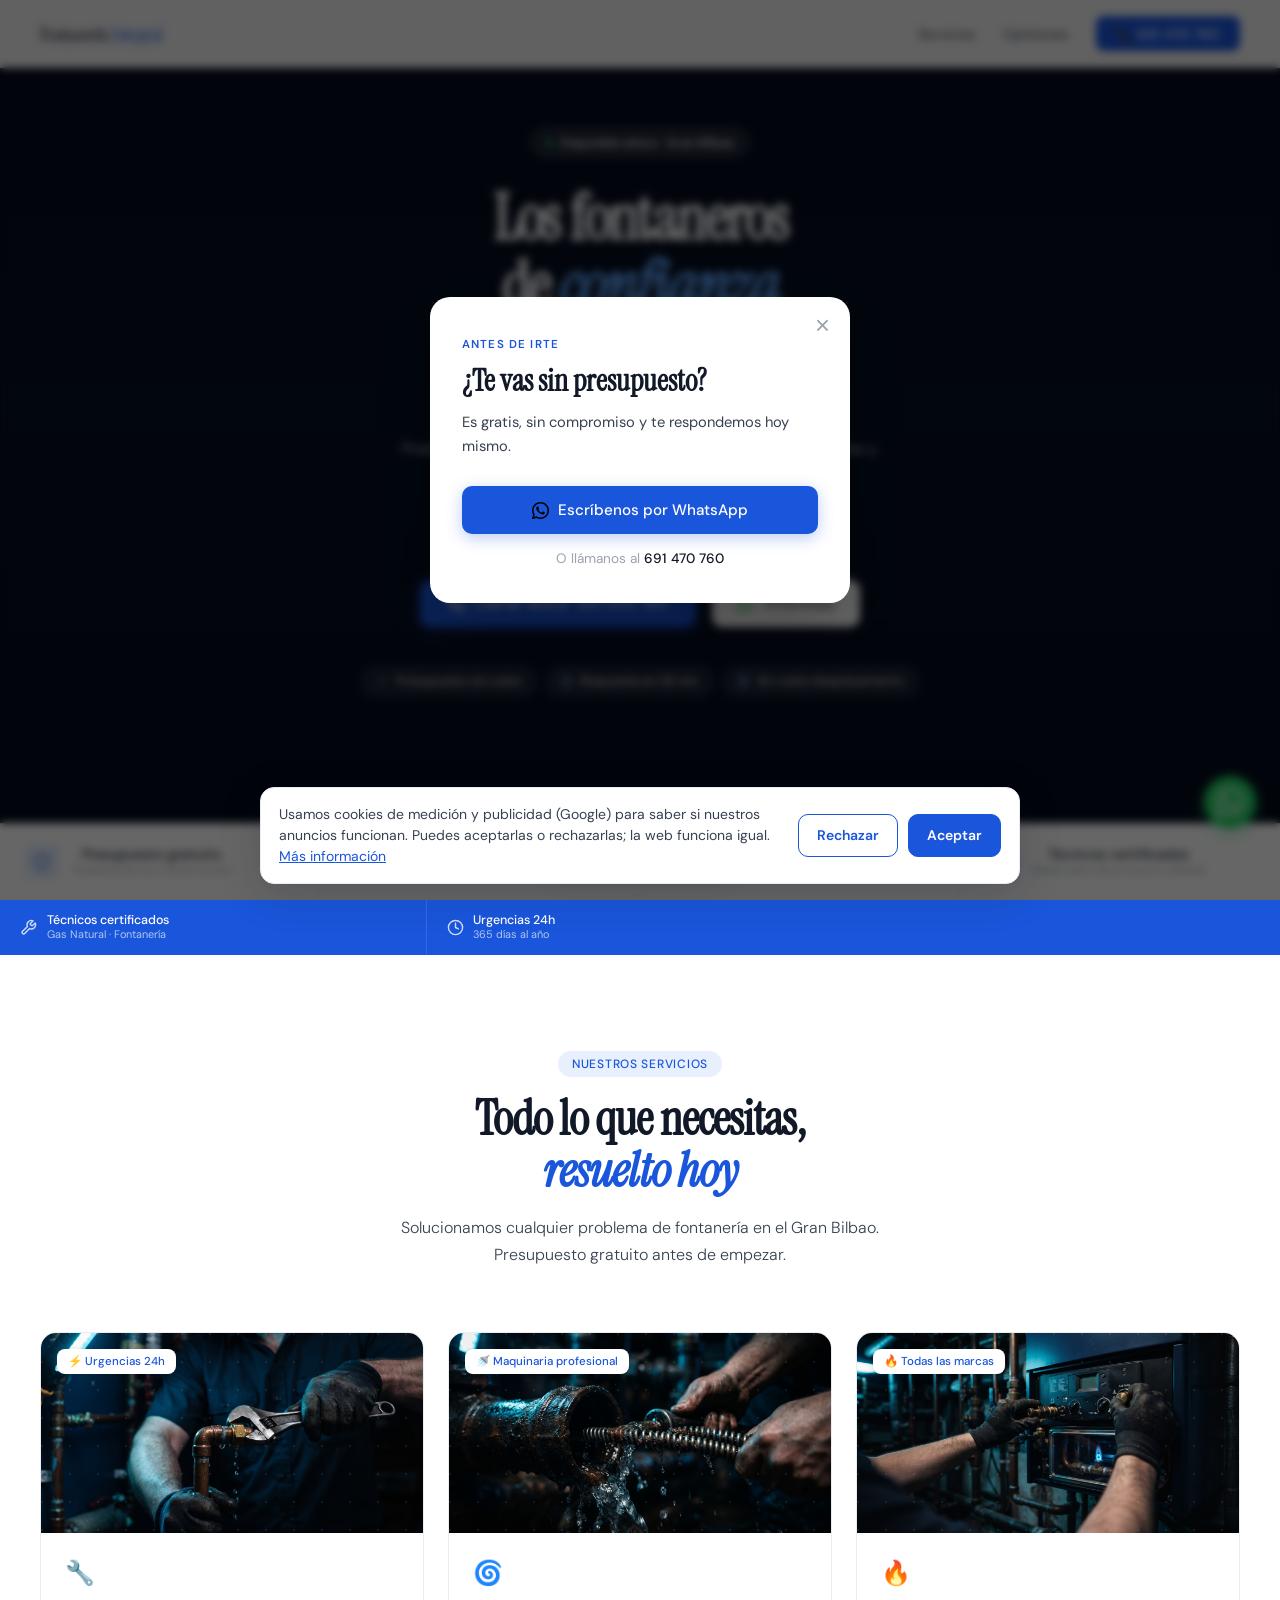
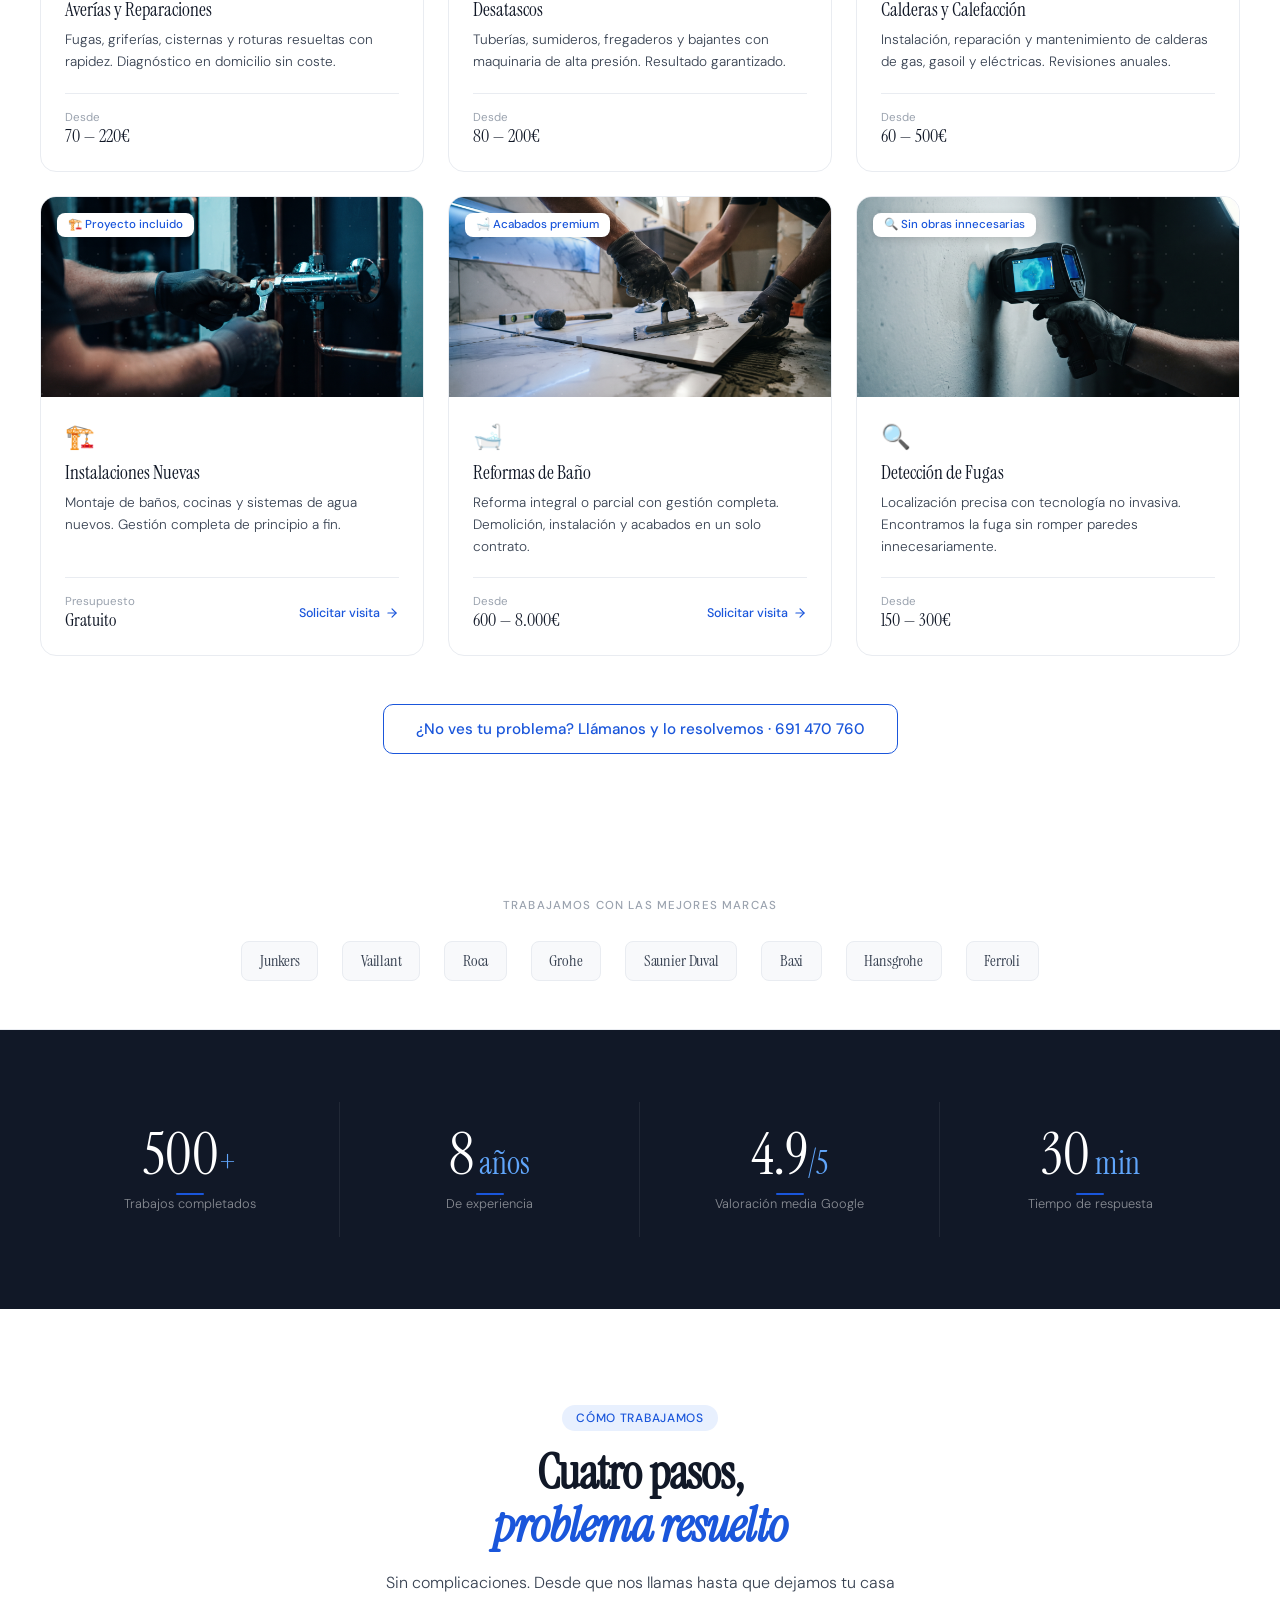
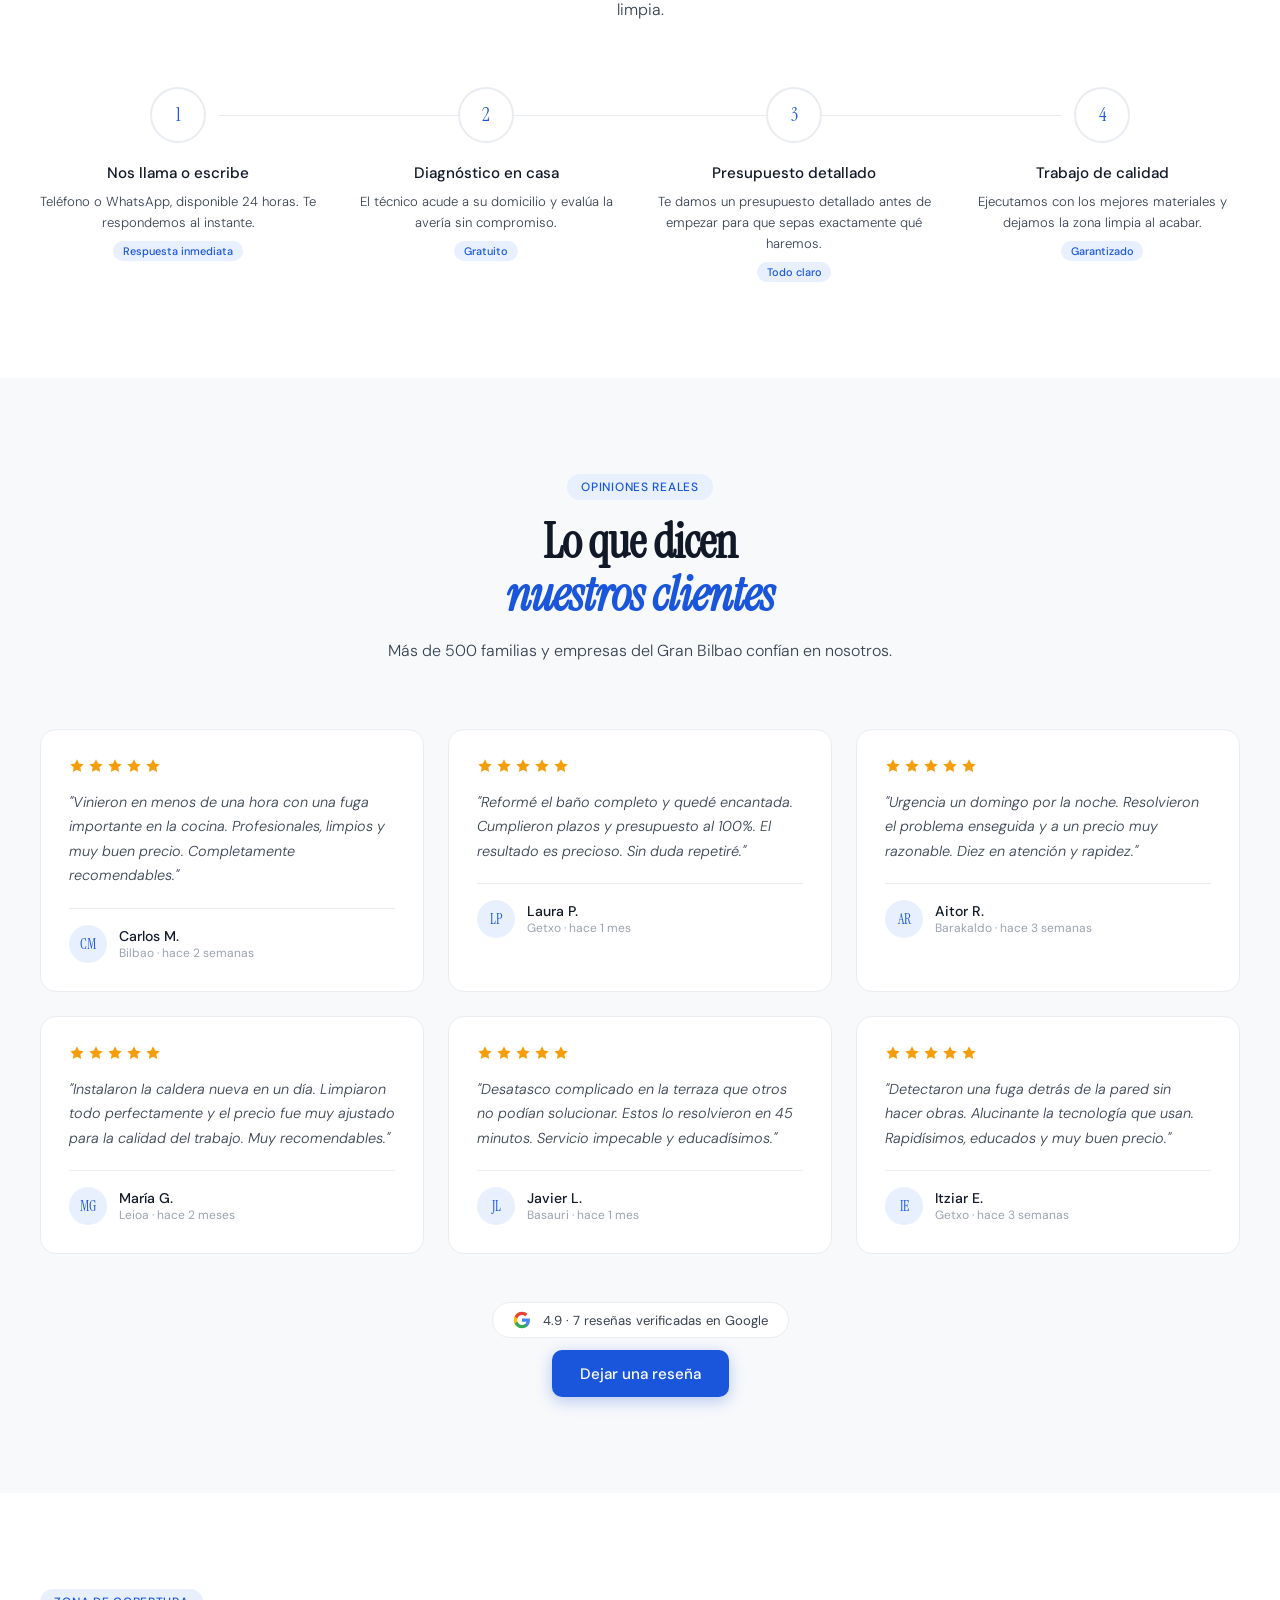
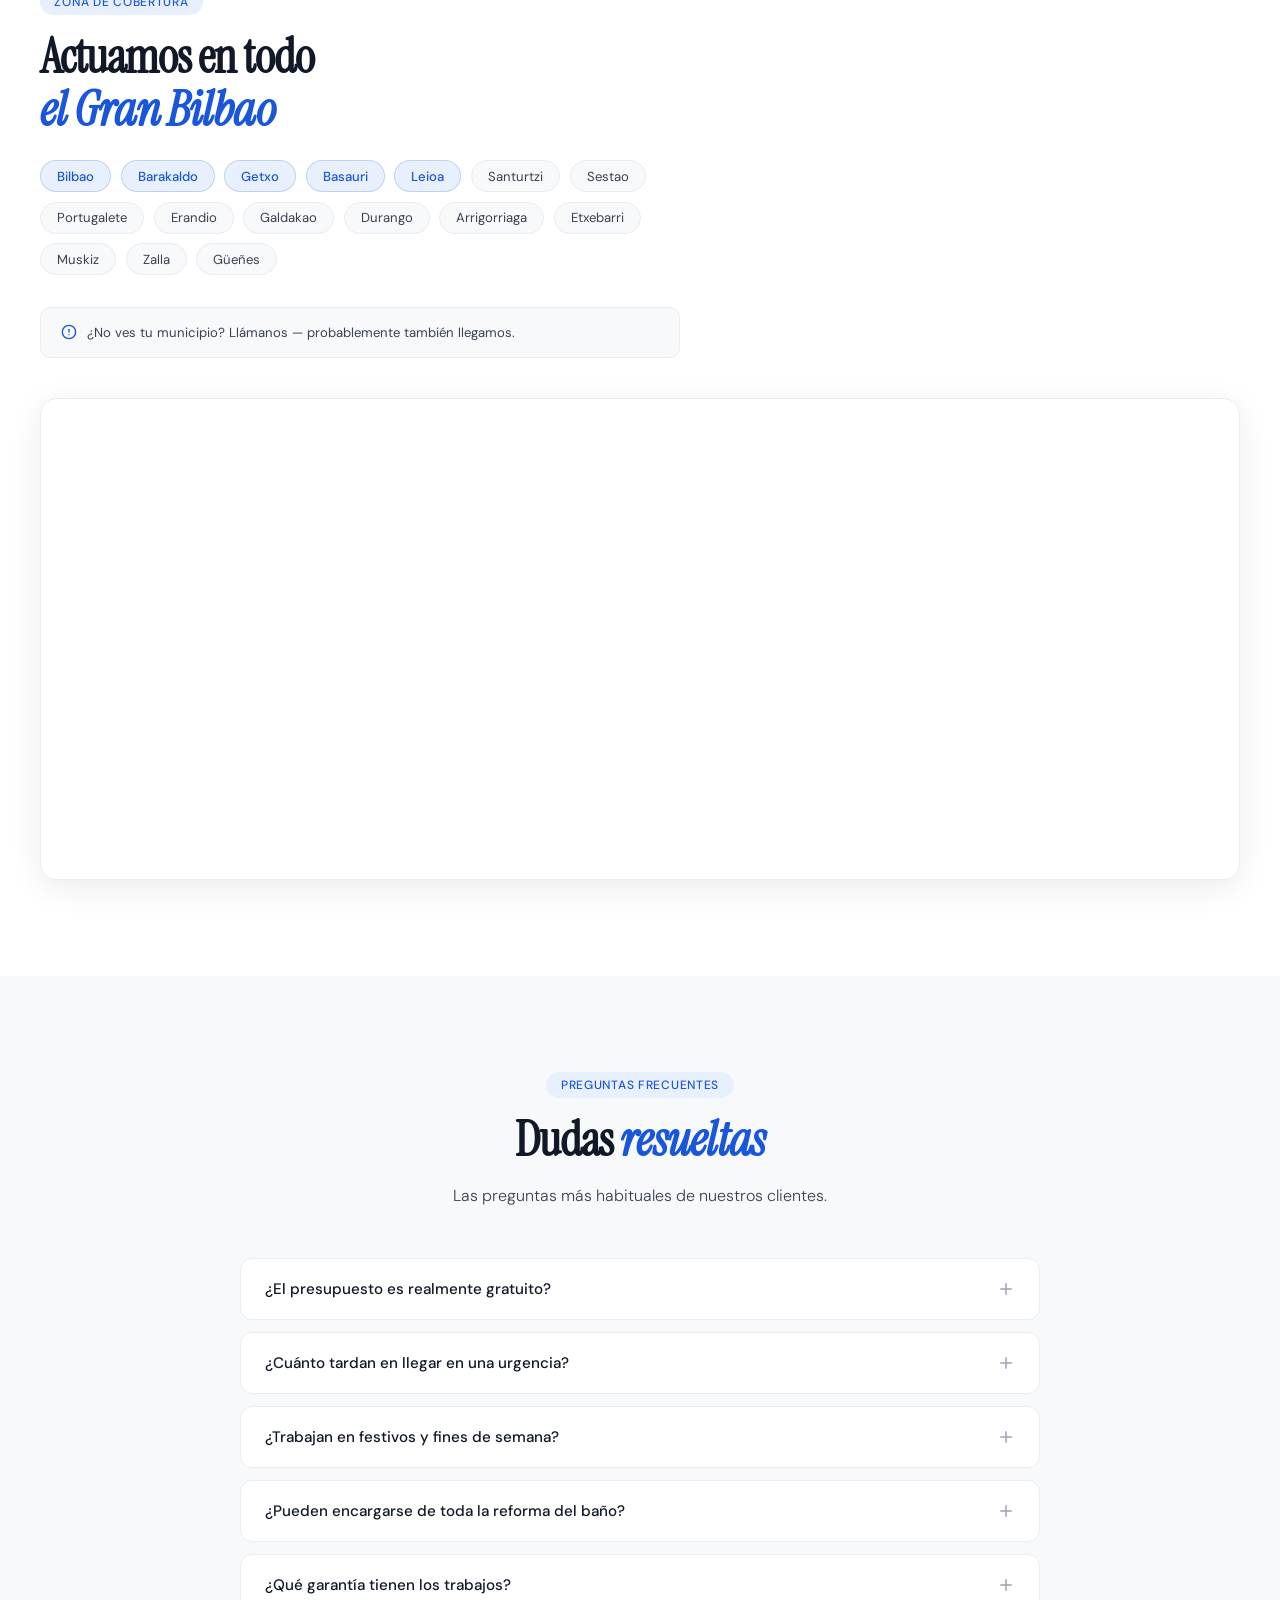
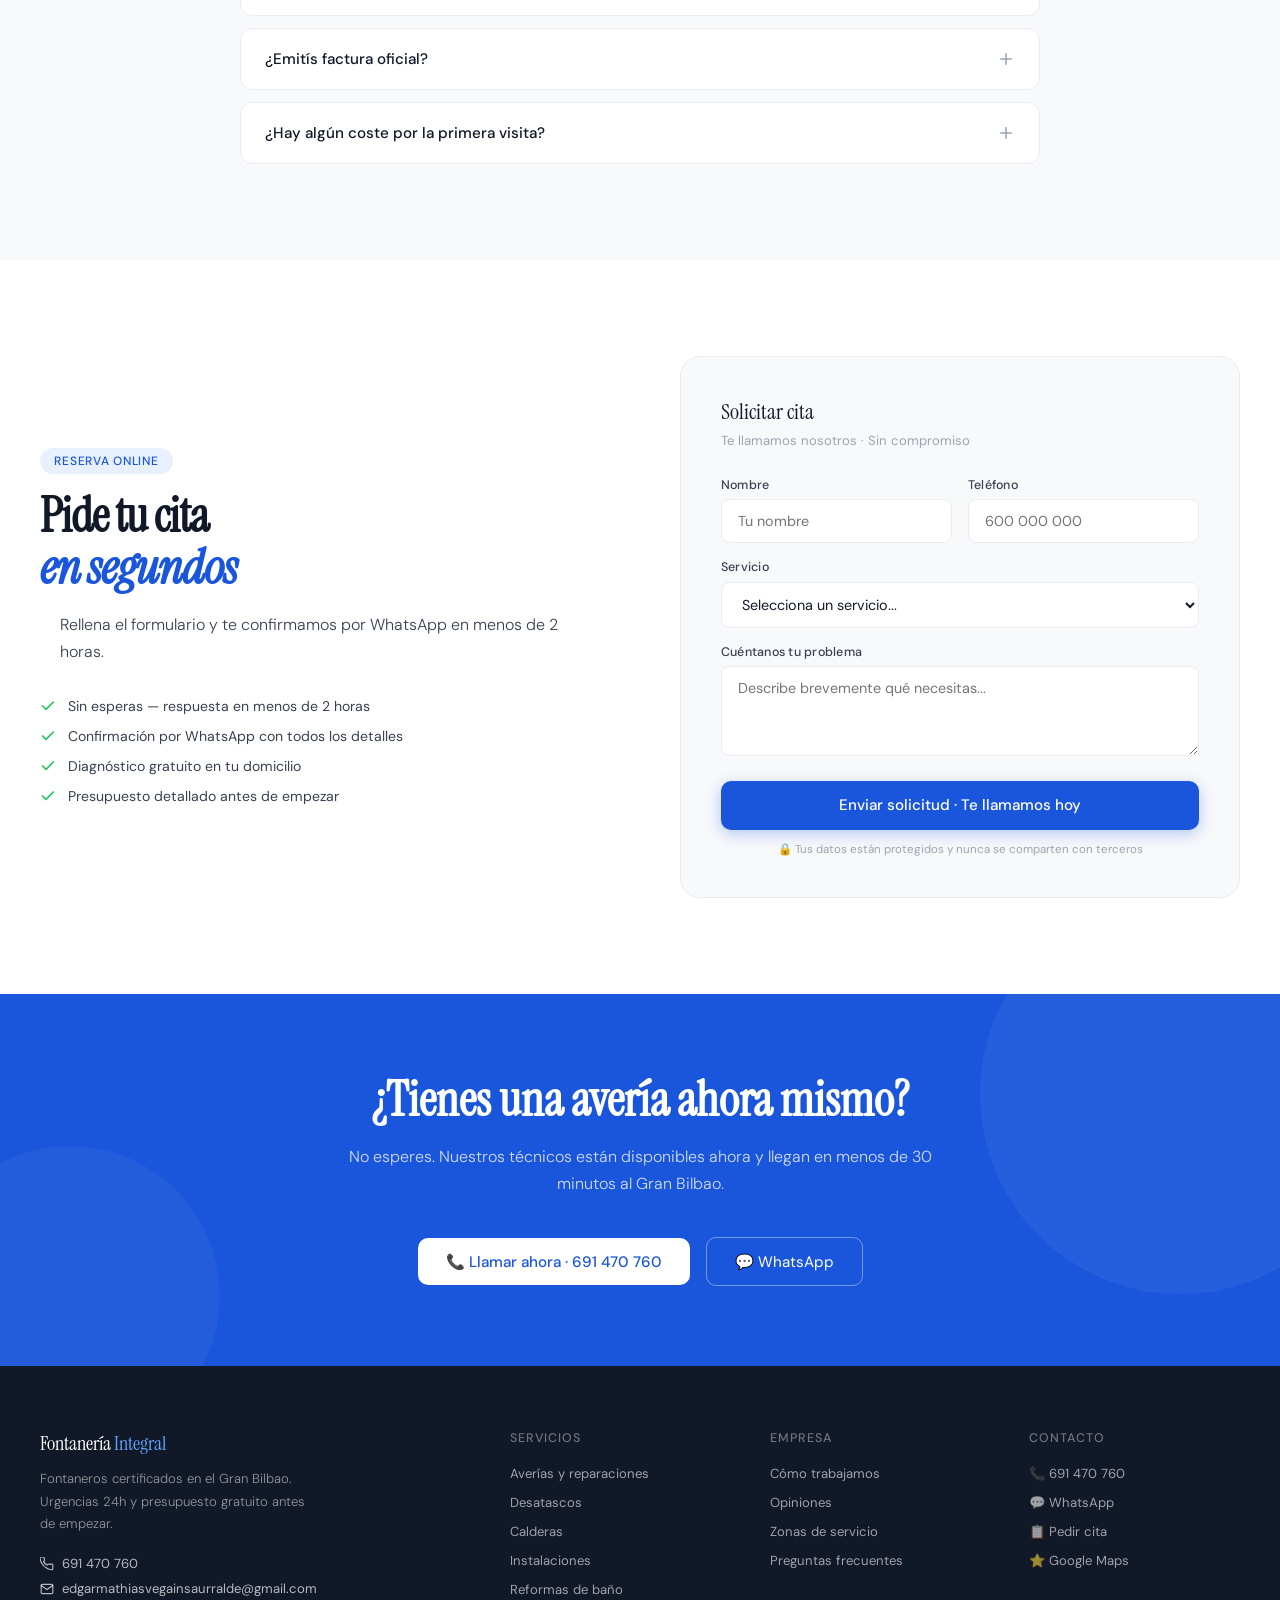
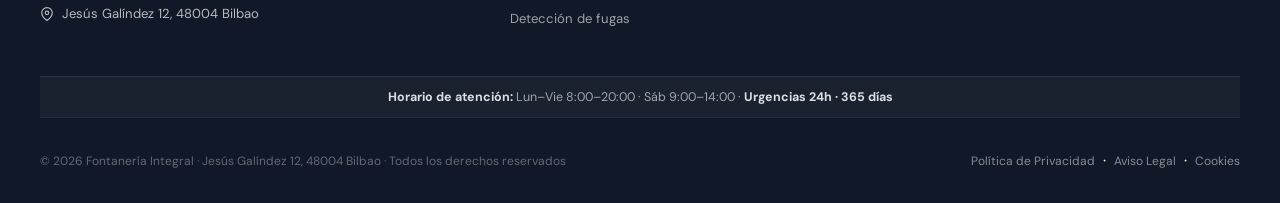
<file: index.html>
﻿<!DOCTYPE html>
<html lang="es">
<head>
<!-- Consentimiento (Consent Mode v2): todo denegado hasta que el usuario acepte -->
<script>
  window.dataLayer = window.dataLayer || [];
  function gtag(){dataLayer.push(arguments);}
  gtag('consent', 'default', {
    'ad_storage': 'denied',
    'ad_user_data': 'denied',
    'ad_personalization': 'denied',
    'analytics_storage': 'denied',
    'wait_for_update': 500
  });
  try {
    if (localStorage.getItem('fi_cookie_consent') === 'granted') {
      gtag('consent', 'update', {
        'ad_storage': 'granted',
        'ad_user_data': 'granted',
        'ad_personalization': 'granted',
        'analytics_storage': 'granted'
      });
    }
  } catch (e) {}
</script>
<!-- Google tag (Google Ads) -->
<script async src="https://www.googletagmanager.com/gtm.js?id=GTM-TWZNG438"></script>
<script>
  dataLayer.push({'gtm.start': new Date().getTime(), event: 'gtm.js'});
  gtag('js', new Date());
</script>


<meta charset="UTF-8">
<meta name="viewport" content="width=device-width, initial-scale=1.0">
<meta name="description" content="Fontanería Integral — Fontaneros en Bilbao. Urgencias 24h, presupuesto gratuito, respuesta en 30 minutos en todo el Gran Bilbao.">
<title>Fontanería Integral | Fontaneros en Bilbao · 24h · 691 470 760</title>
<link rel="preconnect" href="https://fonts.googleapis.com">
<link rel="preconnect" href="https://fonts.gstatic.com" crossorigin>
<link href="https://fonts.googleapis.com/css2?family=Instrument+Serif:ital@0;1&family=DM+Sans:opsz,wght@9..40,300;9..40,400;9..40,500;9..40,600&display=swap" rel="stylesheet">
<link rel="stylesheet" href="style.css">
<script type="application/ld+json">
{
  "@context": "https://schema.org",
  "@type": "Plumber",
  "name": "Fontanería Integral",
  "url": "https://fontaneriaintegral.netlify.app",
  "telephone": "+34691470760",
  "address": {
    "@type": "PostalAddress",
    "streetAddress": "Jesús Galíndez 12",
    "postalCode": "48004",
    "addressLocality": "Bilbao",
    "addressRegion": "Bizkaia",
    "addressCountry": "ES"
  },
  "openingHours": ["Mo-Fr 08:00-20:00", "Sa 09:00-14:00"],
  "openingHoursSpecification": {
    "@type": "OpeningHoursSpecification",
    "description": "Urgencias 24h todos los días"
  },
  "aggregateRating": {
    "@type": "AggregateRating",
    "ratingValue": "4.9",
    "reviewCount": "127"
  },
  "priceRange": "€€",
  "areaServed": "Gran Bilbao"
}
</script>
</head>
<body>

<!-- INTRO LOADER -->
<div id="intro">
  <div class="intro-logo">Fontanería <b>Integral</b></div>
  <div class="intro-sub">Gran Bilbao · Disponible 24h</div>
  <div class="intro-bar"><div class="intro-bar-fill"></div></div>
</div>

<!-- NAV -->
<nav>
  <a href="#" class="nav-logo">Fontanería <b>Integral</b></a>
  <ul class="nav-menu">
    <li><a href="#servicios">Servicios</a></li>
    <li><a href="#testimonios">Opiniones</a></li>
    <li><a href="tel:+34691470760" class="nav-btn">📞 691 470 760</a></li>
  </ul>
  <button class="nav-hamburger" id="hamburger" aria-label="Abrir menú">
    <span></span>
    <span></span>
    <span></span>
  </button>
</nav>
<!-- MOBILE MENU -->
<div class="mobile-menu" id="mobile-menu">
  <a href="#servicios">Servicios</a>
  <a href="#testimonios">Opiniones</a>
  <a href="#faq">FAQ</a>
  <a href="tel:+34691470760" class="nav-btn" style="margin-top:0.75rem;text-align:center;justify-content:center;">📞 691 470 760</a>
</div>

<!-- HERO -->
<section class="hero">

  <video class="hero-video" autoplay muted loop playsinline preload="auto">
    <source src="assets/video/hero-fontanero.mp4" type="video/mp4">
  </video>
  <div class="hero-overlay"></div>

  <div class="hero-content">
    <div class="hero-badge">
      <span class="badge-dot"></span>
      Disponible ahora · Gran Bilbao
    </div>

    <h1 class="hero-h1">
      Los fontaneros<br>
      de <em>confianza</em><br>
      en Bilbao
    </h1>

    <p class="hero-sub">
      Más de 500 familias y empresas confían en nosotros. Presupuesto detallado antes de empezar, técnicos certificados y respuesta en menos de 30 minutos.
    </p>

    <div class="hero-reviews">
      <div class="stars">
        <svg viewBox="0 0 24 24"><path d="M12 2l3.09 6.26L22 9.27l-5 4.87 1.18 6.88L12 17.77l-6.18 3.25L7 14.14 2 9.27l6.91-1.01L12 2z"/></svg>
        <svg viewBox="0 0 24 24"><path d="M12 2l3.09 6.26L22 9.27l-5 4.87 1.18 6.88L12 17.77l-6.18 3.25L7 14.14 2 9.27l6.91-1.01L12 2z"/></svg>
        <svg viewBox="0 0 24 24"><path d="M12 2l3.09 6.26L22 9.27l-5 4.87 1.18 6.88L12 17.77l-6.18 3.25L7 14.14 2 9.27l6.91-1.01L12 2z"/></svg>
        <svg viewBox="0 0 24 24"><path d="M12 2l3.09 6.26L22 9.27l-5 4.87 1.18 6.88L12 17.77l-6.18 3.25L7 14.14 2 9.27l6.91-1.01L12 2z"/></svg>
        <svg viewBox="0 0 24 24"><path d="M12 2l3.09 6.26L22 9.27l-5 4.87 1.18 6.88L12 17.77l-6.18 3.25L7 14.14 2 9.27l6.91-1.01L12 2z"/></svg>
      </div>
      <span class="reviews-text"><strong>4.9 · 7 reseñas</strong> en Google</span>
    </div>

    <div class="hero-ctas">
      <a href="tel:+34691470760" class="btn-primary">
        <svg viewBox="0 0 24 24" fill="none" stroke="currentColor" stroke-width="2.5" stroke-linecap="round" stroke-linejoin="round">
          <path d="M22 16.92v3a2 2 0 01-2.18 2 19.79 19.79 0 01-8.63-3.07A19.5 19.5 0 013.07 10.8a19.79 19.79 0 01-3.07-8.67A2 2 0 012 0h3a2 2 0 012 1.72c.127.96.361 1.903.7 2.81a2 2 0 01-.45 2.11L6.09 7.91a16 16 0 006 6l1.27-1.27a2 2 0 012.11-.45c.907.339 1.85.573 2.81.7A2 2 0 0122 14v2.92z"/>
        </svg>
        Llamar ahora · 691 470 760
      </a>
      <a href="https://wa.me/34691470760" class="btn-wa">
        <svg viewBox="0 0 24 24"><path d="M17.472 14.382c-.297-.149-1.758-.867-2.03-.967-.273-.099-.471-.148-.67.15-.197.297-.767.966-.94 1.164-.173.199-.347.223-.644.075-.297-.15-1.255-.463-2.39-1.475-.883-.788-1.48-1.761-1.653-2.059-.173-.297-.018-.458.13-.606.134-.133.298-.347.446-.52.149-.174.198-.298.298-.497.099-.198.05-.371-.025-.52-.075-.149-.669-1.612-.916-2.207-.242-.579-.487-.5-.669-.51-.173-.008-.371-.01-.57-.01-.198 0-.52.074-.792.372-.272.297-1.04 1.016-1.04 2.479 0 1.462 1.065 2.875 1.213 3.074.149.198 2.096 3.2 5.077 4.487.709.306 1.262.489 1.694.625.712.227 1.36.195 1.871.118.571-.085 1.758-.719 2.006-1.413.248-.694.248-1.289.173-1.413-.074-.124-.272-.198-.57-.347zM11.999 0C5.373 0 0 5.373 0 12c0 2.117.554 4.107 1.523 5.832L.057 23.486a.5.5 0 00.613.612l5.701-1.456A11.945 11.945 0 0012 24c6.627 0 12-5.373 12-12S18.626 0 11.999 0zm.001 21.818a9.799 9.799 0 01-5.015-1.378l-.36-.213-3.733.954.984-3.68-.233-.372A9.799 9.799 0 012.182 12c0-5.413 4.406-9.818 9.818-9.818 5.413 0 9.818 4.405 9.818 9.818 0 5.412-4.405 9.818-9.818 9.818z"/></svg>
        WhatsApp
      </a>
    </div>

    <div class="hero-pills">
      <span class="pill">
        <svg viewBox="0 0 24 24"><polyline points="20 6 9 17 4 12"/></svg>
        Presupuesto sin coste
      </span>
      <span class="pill">
        <svg viewBox="0 0 24 24"><circle cx="12" cy="12" r="10"/><polyline points="12 6 12 12 16 14"/></svg>
        Respuesta en 30 min
      </span>
      <span class="pill">
        <svg viewBox="0 0 24 24"><path d="M21 10c0 7-9 13-9 13s-9-6-9-13a9 9 0 0118 0z"/><circle cx="12" cy="10" r="3"/></svg>
        Sin coste desplazamiento
      </span>

    </div>
  </div>

  <!-- STRIP INFERIOR -->
  <div class="hero-strip">
    <div class="strip-item">
      <div class="strip-icon">
        <svg viewBox="0 0 24 24"><path d="M12 22s8-4 8-10V5l-8-3-8 3v7c0 6 8 10 8 10z"/></svg>
      </div>
      <div>
        <div class="strip-title">Presupuesto gratuito</div>
        <div class="strip-sub">Totalmente sin compromiso</div>
      </div>
    </div>
    <div class="strip-item">
      <div class="strip-icon">
        <svg viewBox="0 0 24 24"><circle cx="12" cy="12" r="10"/><polyline points="12 6 12 12 16 14"/></svg>
      </div>
      <div>
        <div class="strip-title">24h · 365 días</div>
        <div class="strip-sub">Festivos y fines de semana</div>
      </div>
    </div>
    <div class="strip-item">
      <div class="strip-icon">
        <svg viewBox="0 0 24 24"><path d="M21 10c0 7-9 13-9 13s-9-6-9-13a9 9 0 0118 0z"/><circle cx="12" cy="10" r="3"/></svg>
      </div>
      <div>
        <div class="strip-title">Gran Bilbao completo</div>
        <div class="strip-sub">Sin coste de desplazamiento</div>
      </div>
    </div>
    <div class="strip-item">
      <div class="strip-icon">
        <svg viewBox="0 0 24 24"><polyline points="20 6 9 17 4 12"/></svg>
      </div>
      <div>
        <div class="strip-title">Técnicos certificados</div>
        <div class="strip-sub">Materiales de primera calidad</div>
      </div>
    </div>
  </div>

</section>

<!-- WHATSAPP -->
<a href="https://wa.me/34691470760" class="wa" aria-label="WhatsApp">
  <svg viewBox="0 0 24 24"><path d="M17.472 14.382c-.297-.149-1.758-.867-2.03-.967-.273-.099-.471-.148-.67.15-.197.297-.767.966-.94 1.164-.173.199-.347.223-.644.075-.297-.15-1.255-.463-2.39-1.475-.883-.788-1.48-1.761-1.653-2.059-.173-.297-.018-.458.13-.606.134-.133.298-.347.446-.52.149-.174.198-.298.298-.497.099-.198.05-.371-.025-.52-.075-.149-.669-1.612-.916-2.207-.242-.579-.487-.5-.669-.51-.173-.008-.371-.01-.57-.01-.198 0-.52.074-.792.372-.272.297-1.04 1.016-1.04 2.479 0 1.462 1.065 2.875 1.213 3.074.149.198 2.096 3.2 5.077 4.487.709.306 1.262.489 1.694.625.712.227 1.36.195 1.871.118.571-.085 1.758-.719 2.006-1.413.248-.694.248-1.289.173-1.413-.074-.124-.272-.198-.57-.347zM11.999 0C5.373 0 0 5.373 0 12c0 2.117.554 4.107 1.523 5.832L.057 23.486a.5.5 0 00.613.612l5.701-1.456A11.945 11.945 0 0012 24c6.627 0 12-5.373 12-12S18.626 0 11.999 0zm.001 21.818a9.799 9.799 0 01-5.015-1.378l-.36-.213-3.733.954.984-3.68-.233-.372A9.799 9.799 0 012.182 12c0-5.413 4.406-9.818 9.818-9.818 5.413 0 9.818 4.405 9.818 9.818 0 5.412-4.405 9.818-9.818 9.818z"/></svg>
</a>


<!-- TRUST STRIP -->
<div class="trust-strip">
  <div class="trust-strip-inner">

    <div class="trust-item">
      <svg viewBox="0 0 24 24"><path d="M14.7 6.3a1 1 0 000 1.4l1.6 1.6a1 1 0 001.4 0l3.77-3.77a6 6 0 01-7.94 7.94l-6.91 6.91a2.12 2.12 0 01-3-3l6.91-6.91a6 6 0 017.94-7.94l-3.76 3.76z"/></svg>
      <div>
        <div class="trust-label">Técnicos certificados</div>
        <div class="trust-sub">Gas Natural · Fontanería</div>
      </div>
    </div>
    <div class="trust-item">
      <svg viewBox="0 0 24 24"><circle cx="12" cy="12" r="10"/><polyline points="12 6 12 12 16 14"/></svg>
      <div>
        <div class="trust-label">Urgencias 24h</div>
        <div class="trust-sub">365 días al año</div>
      </div>
    </div>
  </div>
</div>

<!-- ══ SERVICIOS ══ -->
<section class="servicios" id="servicios">
  <div class="section-header">
    <div class="section-tag">Nuestros servicios</div>
    <h2 class="section-h2">Todo lo que necesitas,<br><em>resuelto hoy</em></h2>
    <p class="section-sub">Solucionamos cualquier problema de fontanería en el Gran Bilbao. Presupuesto gratuito antes de empezar.</p>
  </div>

  <div class="services-grid">

    <!-- 1. Averías -->
    <a href="tel:+34691470760" class="svc-card">
      <div class="svc-photo svc-photo--averia">
        <span class="svc-photo-emoji">🔧</span>
        <div class="svc-photo-icon">
          <svg viewBox="0 0 24 24" xmlns="http://www.w3.org/2000/svg">
            <path d="M14.7 6.3a1 1 0 000 1.4l1.6 1.6a1 1 0 001.4 0l3.77-3.77a6 6 0 01-7.94 7.94l-6.91 6.91a2.12 2.12 0 01-3-3l6.91-6.91a6 6 0 017.94-7.94l-3.76 3.76z"/>
          </svg>
        </div>
        <span class="svc-badge">⚡ Urgencias 24h</span>
      </div>
      <div class="svc-body">
        <div class="svc-icon">🔧</div>
        <div class="svc-name">Averías y Reparaciones</div>
        <p class="svc-desc">Fugas, griferías, cisternas y roturas resueltas con rapidez. Diagnóstico en domicilio sin coste.</p>
        <div class="svc-price">
          <div>
            <div class="price-label">Desde</div>
            <div class="price-val">70 — 220€</div>
          </div>
          
        </div>
      </div>
    </a>

    <!-- 2. Desatascos -->
    <a href="tel:+34691470760" class="svc-card">
      <div class="svc-photo svc-photo--desatasco">
        <span class="svc-photo-emoji">🌀</span>
        <div class="svc-photo-icon">
          <svg viewBox="0 0 24 24" xmlns="http://www.w3.org/2000/svg">
            <path d="M12 2C6.48 2 2 6.48 2 12s4.48 10 10 10 10-4.48 10-10S17.52 2 12 2zm0 18c-4.42 0-8-3.58-8-8s3.58-8 8-8 8 3.58 8 8-3.58 8-8 8zm0-14c-3.31 0-6 2.69-6 6s2.69 6 6 6 6-2.69 6-6-2.69-6-6-6zm0 10c-2.21 0-4-1.79-4-4s1.79-4 4-4 4 1.79 4 4-1.79 4-4 4zm0-6c-1.1 0-2 .9-2 2s.9 2 2 2 2-.9 2-2-.9-2-2-2z"/>
          </svg>
        </div>
        <span class="svc-badge">🚿 Maquinaria profesional</span>
      </div>
      <div class="svc-body">
        <div class="svc-icon">🌀</div>
        <div class="svc-name">Desatascos</div>
        <p class="svc-desc">Tuberías, sumideros, fregaderos y bajantes con maquinaria de alta presión. Resultado garantizado.</p>
        <div class="svc-price">
          <div>
            <div class="price-label">Desde</div>
            <div class="price-val">80 — 200€</div>
          </div>
          
        </div>
      </div>
    </a>

    <!-- 3. Calderas -->
    <a href="tel:+34691470760" class="svc-card">
      <div class="svc-photo svc-photo--caldera">
        <span class="svc-photo-emoji">🔥</span>
        <div class="svc-photo-icon">
          <svg viewBox="0 0 24 24" xmlns="http://www.w3.org/2000/svg">
            <path d="M12 2c0 0-6 6.5-6 11a6 6 0 0012 0c0-4.5-6-11-6-11zM12 17a3 3 0 01-3-3c0-2 3-5.5 3-5.5s3 3.5 3 5.5a3 3 0 01-3 3z"/>
          </svg>
        </div>
        <span class="svc-badge">🔥 Todas las marcas</span>
      </div>
      <div class="svc-body">
        <div class="svc-icon">🔥</div>
        <div class="svc-name">Calderas y Calefacción</div>
        <p class="svc-desc">Instalación, reparación y mantenimiento de calderas de gas, gasoil y eléctricas. Revisiones anuales.</p>
        <div class="svc-price">
          <div>
            <div class="price-label">Desde</div>
            <div class="price-val">60 — 500€</div>
          </div>
          
        </div>
      </div>
    </a>

    <!-- 4. Instalaciones -->
    <a href="tel:+34691470760" class="svc-card">
      <div class="svc-photo svc-photo--instalacion">
        <span class="svc-photo-emoji">🏗️</span>
        <div class="svc-photo-icon">
          <svg viewBox="0 0 24 24" xmlns="http://www.w3.org/2000/svg">
            <path d="M3 9l9-7 9 7v11a2 2 0 01-2 2H5a2 2 0 01-2-2z"/>
            <polyline points="9 22 9 12 15 12 15 22"/>
          </svg>
        </div>
        <span class="svc-badge">🏗️ Proyecto incluido</span>
      </div>
      <div class="svc-body">
        <div class="svc-icon">🏗️</div>
        <div class="svc-name">Instalaciones Nuevas</div>
        <p class="svc-desc">Montaje de baños, cocinas y sistemas de agua nuevos. Gestión completa de principio a fin.</p>
        <div class="svc-price">
          <div>
            <div class="price-label">Presupuesto</div>
            <div class="price-val">Gratuito</div>
          </div>
          <span class="svc-cta">
            Solicitar visita
            <svg viewBox="0 0 24 24"><line x1="5" y1="12" x2="19" y2="12"/><polyline points="12 5 19 12 12 19"/></svg>
          </span>
        </div>
      </div>
    </a>

    <!-- 5. Reformas -->
    <a href="tel:+34691470760" class="svc-card">
      <div class="svc-photo svc-photo--reforma">
        <span class="svc-photo-emoji">🛁</span>
        <div class="svc-photo-icon">
          <svg viewBox="0 0 24 24" xmlns="http://www.w3.org/2000/svg">
            <path d="M9 6L6.5 3.5a1.5 1.5 0 00-1-.5A1.5 1.5 0 004 4.5v.5A1.5 1.5 0 005.5 6.5l3 3"/>
            <path d="M5.82 17.11A3.99 3.99 0 014 14v-3h16v3a4 4 0 01-14.18 3.11z"/>
            <path d="M11 5.72A3.99 3.99 0 0114 4v10"/>
          </svg>
        </div>
        <span class="svc-badge">🛁 Acabados premium</span>
      </div>
      <div class="svc-body">
        <div class="svc-icon">🛁</div>
        <div class="svc-name">Reformas de Baño</div>
        <p class="svc-desc">Reforma integral o parcial con gestión completa. Demolición, instalación y acabados en un solo contrato.</p>
        <div class="svc-price">
          <div>
            <div class="price-label">Desde</div>
            <div class="price-val">600 — 8.000€</div>
          </div>
          <span class="svc-cta">
            Solicitar visita
            <svg viewBox="0 0 24 24"><line x1="5" y1="12" x2="19" y2="12"/><polyline points="12 5 19 12 12 19"/></svg>
          </span>
        </div>
      </div>
    </a>

    <!-- 6. Detección fugas -->
    <a href="tel:+34691470760" class="svc-card">
      <div class="svc-photo svc-photo--fugas">
        <span class="svc-photo-emoji">🔍</span>
        <div class="svc-photo-icon">
          <svg viewBox="0 0 24 24" xmlns="http://www.w3.org/2000/svg">
            <circle cx="11" cy="11" r="8"/>
            <line x1="21" y1="21" x2="16.65" y2="16.65"/>
          </svg>
        </div>
        <span class="svc-badge">🔍 Sin obras innecesarias</span>
      </div>
      <div class="svc-body">
        <div class="svc-icon">🔍</div>
        <div class="svc-name">Detección de Fugas</div>
        <p class="svc-desc">Localización precisa con tecnología no invasiva. Encontramos la fuga sin romper paredes innecesariamente.</p>
        <div class="svc-price">
          <div>
            <div class="price-label">Desde</div>
            <div class="price-val">150 — 300€</div>
          </div>
          
        </div>
      </div>
    </a>

  </div>

  <div class="services-cta">
    <a href="tel:+34691470760" class="btn-outline">
      ¿No ves tu problema? Llámanos y lo resolvemos · 691 470 760
    </a>
  </div>
</section>


<!-- MARCAS -->
<div class="marcas">
  <div class="marcas-inner">
    <div class="marcas-title">Trabajamos con las mejores marcas</div>
    <div class="marcas-logos">
      <span class="marca-chip">Junkers</span>
      <span class="marca-chip">Vaillant</span>
      <span class="marca-chip">Roca</span>
      <span class="marca-chip">Grohe</span>
      <span class="marca-chip">Saunier Duval</span>
      <span class="marca-chip">Baxi</span>
      <span class="marca-chip">Hansgrohe</span>
      <span class="marca-chip">Ferroli</span>
    </div>
  </div>
</div>

<!-- ESTADÍSTICAS -->
<section class="stats-section">
  <div class="stats-inner">
    <div class="stat-item">
      <span class="stat-num" data-target="500">500<span class="stat-suffix">+</span></span>
      <span class="stat-accent"></span>
      <div class="stat-label">Trabajos completados</div>
    </div>
    <div class="stat-item">
      <span class="stat-num" data-target="8">8<span class="stat-suffix"> años</span></span>
      <span class="stat-accent"></span>
      <div class="stat-label">De experiencia</div>
    </div>
    <div class="stat-item">
      <span class="stat-num">4.9<span class="stat-suffix">/5</span></span>
      <span class="stat-accent"></span>
      <div class="stat-label">Valoración media Google</div>
    </div>
    <div class="stat-item">
      <span class="stat-num" data-target="30">30<span class="stat-suffix"> min</span></span>
      <span class="stat-accent"></span>
      <div class="stat-label">Tiempo de respuesta</div>
    </div>
  </div>
</section>

<!-- ══ PROCESO ══ -->
<section class="proceso" id="proceso">
  <div class="proceso-header">
    <div class="section-tag">Cómo trabajamos</div>
    <h2 class="section-h2">Cuatro pasos,<br><em>problema resuelto</em></h2>
    <p class="section-sub">Sin complicaciones. Desde que nos llamas hasta que dejamos tu casa limpia.</p>
  </div>
  <div class="steps">
    <div class="step">
      <div class="step-num">1</div>
      <div class="step-title">Nos llama o escribe</div>
      <p class="step-desc">Teléfono o WhatsApp, disponible 24 horas. Te respondemos al instante.</p>
      <span class="step-badge">Respuesta inmediata</span>
    </div>
    <div class="step">
      <div class="step-num">2</div>
      <div class="step-title">Diagnóstico en casa</div>
      <p class="step-desc">El técnico acude a su domicilio y evalúa la avería sin compromiso.</p>
      <span class="step-badge">Gratuito</span>
    </div>
    <div class="step">
      <div class="step-num">3</div>
      <div class="step-title">Presupuesto detallado</div>
      <p class="step-desc">Te damos un presupuesto detallado antes de empezar para que sepas exactamente qué haremos.</p>
      <span class="step-badge">Todo claro</span>
    </div>
    <div class="step">
      <div class="step-num">4</div>
      <div class="step-title">Trabajo de calidad</div>
      <p class="step-desc">Ejecutamos con los mejores materiales y dejamos la zona limpia al acabar.</p>
      <span class="step-badge">Garantizado</span>
    </div>
  </div>
</section>

<!-- ══ TESTIMONIOS ══ -->
<section class="testimonios" id="testimonios">
  <div class="testimonios-inner">
    <div class="testimonios-header">
      <div class="section-tag">Opiniones reales</div>
      <h2 class="section-h2">Lo que dicen<br><em>nuestros clientes</em></h2>
      <p class="section-sub">Más de 500 familias y empresas del Gran Bilbao confían en nosotros.</p>
    </div>

    <div class="reviews-grid">
      <div class="review-card">
        <div class="review-stars">
          <svg viewBox="0 0 24 24"><path d="M12 2l3.09 6.26L22 9.27l-5 4.87 1.18 6.88L12 17.77l-6.18 3.25L7 14.14 2 9.27l6.91-1.01L12 2z"/></svg>
          <svg viewBox="0 0 24 24"><path d="M12 2l3.09 6.26L22 9.27l-5 4.87 1.18 6.88L12 17.77l-6.18 3.25L7 14.14 2 9.27l6.91-1.01L12 2z"/></svg>
          <svg viewBox="0 0 24 24"><path d="M12 2l3.09 6.26L22 9.27l-5 4.87 1.18 6.88L12 17.77l-6.18 3.25L7 14.14 2 9.27l6.91-1.01L12 2z"/></svg>
          <svg viewBox="0 0 24 24"><path d="M12 2l3.09 6.26L22 9.27l-5 4.87 1.18 6.88L12 17.77l-6.18 3.25L7 14.14 2 9.27l6.91-1.01L12 2z"/></svg>
          <svg viewBox="0 0 24 24"><path d="M12 2l3.09 6.26L22 9.27l-5 4.87 1.18 6.88L12 17.77l-6.18 3.25L7 14.14 2 9.27l6.91-1.01L12 2z"/></svg>
        </div>
        <p class="review-text">"Vinieron en menos de una hora con una fuga importante en la cocina. Profesionales, limpios y muy buen precio. Completamente recomendables."</p>
        <div class="review-author">
          <div class="review-avatar">CM</div>
          <div>
            <div class="review-name">Carlos M.</div>
            <div class="review-meta">Bilbao · hace 2 semanas</div>
          </div>
        </div>
      </div>

      <div class="review-card">
        <div class="review-stars">
          <svg viewBox="0 0 24 24"><path d="M12 2l3.09 6.26L22 9.27l-5 4.87 1.18 6.88L12 17.77l-6.18 3.25L7 14.14 2 9.27l6.91-1.01L12 2z"/></svg>
          <svg viewBox="0 0 24 24"><path d="M12 2l3.09 6.26L22 9.27l-5 4.87 1.18 6.88L12 17.77l-6.18 3.25L7 14.14 2 9.27l6.91-1.01L12 2z"/></svg>
          <svg viewBox="0 0 24 24"><path d="M12 2l3.09 6.26L22 9.27l-5 4.87 1.18 6.88L12 17.77l-6.18 3.25L7 14.14 2 9.27l6.91-1.01L12 2z"/></svg>
          <svg viewBox="0 0 24 24"><path d="M12 2l3.09 6.26L22 9.27l-5 4.87 1.18 6.88L12 17.77l-6.18 3.25L7 14.14 2 9.27l6.91-1.01L12 2z"/></svg>
          <svg viewBox="0 0 24 24"><path d="M12 2l3.09 6.26L22 9.27l-5 4.87 1.18 6.88L12 17.77l-6.18 3.25L7 14.14 2 9.27l6.91-1.01L12 2z"/></svg>
        </div>
        <p class="review-text">"Reformé el baño completo y quedé encantada. Cumplieron plazos y presupuesto al 100%. El resultado es precioso. Sin duda repetiré."</p>
        <div class="review-author">
          <div class="review-avatar">LP</div>
          <div>
            <div class="review-name">Laura P.</div>
            <div class="review-meta">Getxo · hace 1 mes</div>
          </div>
        </div>
      </div>

      <div class="review-card">
        <div class="review-stars">
          <svg viewBox="0 0 24 24"><path d="M12 2l3.09 6.26L22 9.27l-5 4.87 1.18 6.88L12 17.77l-6.18 3.25L7 14.14 2 9.27l6.91-1.01L12 2z"/></svg>
          <svg viewBox="0 0 24 24"><path d="M12 2l3.09 6.26L22 9.27l-5 4.87 1.18 6.88L12 17.77l-6.18 3.25L7 14.14 2 9.27l6.91-1.01L12 2z"/></svg>
          <svg viewBox="0 0 24 24"><path d="M12 2l3.09 6.26L22 9.27l-5 4.87 1.18 6.88L12 17.77l-6.18 3.25L7 14.14 2 9.27l6.91-1.01L12 2z"/></svg>
          <svg viewBox="0 0 24 24"><path d="M12 2l3.09 6.26L22 9.27l-5 4.87 1.18 6.88L12 17.77l-6.18 3.25L7 14.14 2 9.27l6.91-1.01L12 2z"/></svg>
          <svg viewBox="0 0 24 24"><path d="M12 2l3.09 6.26L22 9.27l-5 4.87 1.18 6.88L12 17.77l-6.18 3.25L7 14.14 2 9.27l6.91-1.01L12 2z"/></svg>
        </div>
        <p class="review-text">"Urgencia un domingo por la noche. Resolvieron el problema enseguida y a un precio muy razonable. Diez en atención y rapidez."</p>
        <div class="review-author">
          <div class="review-avatar">AR</div>
          <div>
            <div class="review-name">Aitor R.</div>
            <div class="review-meta">Barakaldo · hace 3 semanas</div>
          </div>
        </div>
      </div>

      <div class="review-card">
        <div class="review-stars">
          <svg viewBox="0 0 24 24"><path d="M12 2l3.09 6.26L22 9.27l-5 4.87 1.18 6.88L12 17.77l-6.18 3.25L7 14.14 2 9.27l6.91-1.01L12 2z"/></svg>
          <svg viewBox="0 0 24 24"><path d="M12 2l3.09 6.26L22 9.27l-5 4.87 1.18 6.88L12 17.77l-6.18 3.25L7 14.14 2 9.27l6.91-1.01L12 2z"/></svg>
          <svg viewBox="0 0 24 24"><path d="M12 2l3.09 6.26L22 9.27l-5 4.87 1.18 6.88L12 17.77l-6.18 3.25L7 14.14 2 9.27l6.91-1.01L12 2z"/></svg>
          <svg viewBox="0 0 24 24"><path d="M12 2l3.09 6.26L22 9.27l-5 4.87 1.18 6.88L12 17.77l-6.18 3.25L7 14.14 2 9.27l6.91-1.01L12 2z"/></svg>
          <svg viewBox="0 0 24 24"><path d="M12 2l3.09 6.26L22 9.27l-5 4.87 1.18 6.88L12 17.77l-6.18 3.25L7 14.14 2 9.27l6.91-1.01L12 2z"/></svg>
        </div>
        <p class="review-text">"Instalaron la caldera nueva en un día. Limpiaron todo perfectamente y el precio fue muy ajustado para la calidad del trabajo. Muy recomendables."</p>
        <div class="review-author">
          <div class="review-avatar">MG</div>
          <div>
            <div class="review-name">María G.</div>
            <div class="review-meta">Leioa · hace 2 meses</div>
          </div>
        </div>
      </div>

      <div class="review-card">
        <div class="review-stars">
          <svg viewBox="0 0 24 24"><path d="M12 2l3.09 6.26L22 9.27l-5 4.87 1.18 6.88L12 17.77l-6.18 3.25L7 14.14 2 9.27l6.91-1.01L12 2z"/></svg>
          <svg viewBox="0 0 24 24"><path d="M12 2l3.09 6.26L22 9.27l-5 4.87 1.18 6.88L12 17.77l-6.18 3.25L7 14.14 2 9.27l6.91-1.01L12 2z"/></svg>
          <svg viewBox="0 0 24 24"><path d="M12 2l3.09 6.26L22 9.27l-5 4.87 1.18 6.88L12 17.77l-6.18 3.25L7 14.14 2 9.27l6.91-1.01L12 2z"/></svg>
          <svg viewBox="0 0 24 24"><path d="M12 2l3.09 6.26L22 9.27l-5 4.87 1.18 6.88L12 17.77l-6.18 3.25L7 14.14 2 9.27l6.91-1.01L12 2z"/></svg>
          <svg viewBox="0 0 24 24"><path d="M12 2l3.09 6.26L22 9.27l-5 4.87 1.18 6.88L12 17.77l-6.18 3.25L7 14.14 2 9.27l6.91-1.01L12 2z"/></svg>
        </div>
        <p class="review-text">"Desatasco complicado en la terraza que otros no podían solucionar. Estos lo resolvieron en 45 minutos. Servicio impecable y educadísimos."</p>
        <div class="review-author">
          <div class="review-avatar">JL</div>
          <div>
            <div class="review-name">Javier L.</div>
            <div class="review-meta">Basauri · hace 1 mes</div>
          </div>
        </div>
      </div>

      <div class="review-card">
        <div class="review-stars">
          <svg viewBox="0 0 24 24"><path d="M12 2l3.09 6.26L22 9.27l-5 4.87 1.18 6.88L12 17.77l-6.18 3.25L7 14.14 2 9.27l6.91-1.01L12 2z"/></svg>
          <svg viewBox="0 0 24 24"><path d="M12 2l3.09 6.26L22 9.27l-5 4.87 1.18 6.88L12 17.77l-6.18 3.25L7 14.14 2 9.27l6.91-1.01L12 2z"/></svg>
          <svg viewBox="0 0 24 24"><path d="M12 2l3.09 6.26L22 9.27l-5 4.87 1.18 6.88L12 17.77l-6.18 3.25L7 14.14 2 9.27l6.91-1.01L12 2z"/></svg>
          <svg viewBox="0 0 24 24"><path d="M12 2l3.09 6.26L22 9.27l-5 4.87 1.18 6.88L12 17.77l-6.18 3.25L7 14.14 2 9.27l6.91-1.01L12 2z"/></svg>
          <svg viewBox="0 0 24 24"><path d="M12 2l3.09 6.26L22 9.27l-5 4.87 1.18 6.88L12 17.77l-6.18 3.25L7 14.14 2 9.27l6.91-1.01L12 2z"/></svg>
        </div>
        <p class="review-text">"Detectaron una fuga detrás de la pared sin hacer obras. Alucinante la tecnología que usan. Rapidísimos, educados y muy buen precio."</p>
        <div class="review-author">
          <div class="review-avatar">IE</div>
          <div>
            <div class="review-name">Itziar E.</div>
            <div class="review-meta">Getxo · hace 3 semanas</div>
          </div>
        </div>
      </div>
    </div>

    <div class="reviews-cta">
      <div class="google-badge">
        <svg viewBox="0 0 24 24" fill="none">
          <path d="M22.56 12.25c0-.78-.07-1.53-.2-2.25H12v4.26h5.92c-.26 1.37-1.04 2.53-2.21 3.31v2.77h3.57c2.08-1.92 3.28-4.74 3.28-8.09z" fill="#4285F4"/>
          <path d="M12 23c2.97 0 5.46-.98 7.28-2.66l-3.57-2.77c-.98.66-2.23 1.06-3.71 1.06-2.86 0-5.29-1.93-6.16-4.53H2.18v2.84C3.99 20.53 7.7 23 12 23z" fill="#34A853"/>
          <path d="M5.84 14.09c-.22-.66-.35-1.36-.35-2.09s.13-1.43.35-2.09V7.07H2.18C1.43 8.55 1 10.22 1 12s.43 3.45 1.18 4.93l2.85-2.22.81-.62z" fill="#FBBC05"/>
          <path d="M12 5.38c1.62 0 3.06.56 4.21 1.64l3.15-3.15C17.45 2.09 14.97 1 12 1 7.7 1 3.99 3.47 2.18 7.07l3.66 2.84c.87-2.6 3.3-4.53 6.16-4.53z" fill="#EA4335"/>
        </svg>
        4.9 · 7 reseñas verificadas en Google
      </div>
      <a href="https://g.page/r/fontaneriaintegral/review" class="btn-primary">Dejar una reseña</a>
    </div>
  </div>
</section>

<!-- ══ ZONAS ══ -->
<section class="zonas" id="zonas">
  <div class="zonas-header">
    <div class="section-tag">Zona de cobertura</div>
    <h2 class="section-h2">Actuamos en todo<br><em>el Gran Bilbao</em></h2>
    <div class="zonas-pills">
      <span class="zona-pill destacada">Bilbao</span>
      <span class="zona-pill destacada">Barakaldo</span>
      <span class="zona-pill destacada">Getxo</span>
      <span class="zona-pill destacada">Basauri</span>
      <span class="zona-pill destacada">Leioa</span>
      <span class="zona-pill">Santurtzi</span>
      <span class="zona-pill">Sestao</span>
      <span class="zona-pill">Portugalete</span>
      <span class="zona-pill">Erandio</span>
      <span class="zona-pill">Galdakao</span>
      <span class="zona-pill">Durango</span>
      <span class="zona-pill">Arrigorriaga</span>
      <span class="zona-pill">Etxebarri</span>
      <span class="zona-pill">Muskiz</span>
      <span class="zona-pill">Zalla</span>
      <span class="zona-pill">Güeñes</span>
    </div>
    <div class="zonas-note">
      <svg viewBox="0 0 24 24"><circle cx="12" cy="12" r="10"/><line x1="12" y1="8" x2="12" y2="12"/><line x1="12" y1="16" x2="12.01" y2="16"/></svg>
      ¿No ves tu municipio? Llámanos — probablemente también llegamos.
    </div>
  </div>

  <div class="zonas-map">
    <iframe
      src="https://www.google.com/maps?q=Fontanería+Integral,+Jesús+Galíndez+12,+48004+Bilbao&output=embed"
      width="100%" height="480" style="border:0;" allowfullscreen loading="lazy"
      referrerpolicy="no-referrer-when-downgrade"
      title="Zona de cobertura de Fontanería Integral en el Gran Bilbao"></iframe>
  </div>
</section>

<!-- ══ FAQ ══ -->
<section class="faq" id="faq">
  <div class="faq-inner">
    <div class="section-tag">Preguntas frecuentes</div>
    <h2 class="section-h2">Dudas <em>resueltas</em></h2>
    <p class="section-sub">Las preguntas más habituales de nuestros clientes.</p>

    <div class="faq-list">
      <div class="faq-item">
        <button class="faq-q">
          ¿El presupuesto es realmente gratuito?
          <svg viewBox="0 0 24 24"><line x1="12" y1="5" x2="12" y2="19"/><line x1="5" y1="12" x2="19" y2="12"/></svg>
        </button>
        <div class="faq-a">
          <div class="faq-a-inner">Sí, completamente. Nuestro técnico acude a su domicilio, evalúa el problema y le entrega un presupuesto detallado sin ningún coste ni compromiso.</div>
        </div>
      </div>
      <div class="faq-item">
        <button class="faq-q">
          ¿Cuánto tardan en llegar en una urgencia?
          <svg viewBox="0 0 24 24"><line x1="12" y1="5" x2="12" y2="19"/><line x1="5" y1="12" x2="19" y2="12"/></svg>
        </button>
        <div class="faq-a">
          <div class="faq-a-inner">Nuestro tiempo medio de respuesta es de 30 minutos en el Gran Bilbao. Disponemos de técnicos repartidos por toda el área metropolitana para llegar lo antes posible.</div>
        </div>
      </div>
      <div class="faq-item">
        <button class="faq-q">
          ¿Trabajan en festivos y fines de semana?
          <svg viewBox="0 0 24 24"><line x1="12" y1="5" x2="12" y2="19"/><line x1="5" y1="12" x2="19" y2="12"/></svg>
        </button>
        <div class="faq-a">
          <div class="faq-a-inner">Sí. Nuestro servicio de urgencias funciona los 365 días del año, incluidos domingos y festivos. Sin recargo adicional en muchos casos.</div>
        </div>
      </div>
      <div class="faq-item">
        <button class="faq-q">
          ¿Pueden encargarse de toda la reforma del baño?
          <svg viewBox="0 0 24 24"><line x1="12" y1="5" x2="12" y2="19"/><line x1="5" y1="12" x2="19" y2="12"/></svg>
        </button>
        <div class="faq-a">
          <div class="faq-a-inner">Sí, realizamos la reforma integral: demolición, fontanería, electricidad básica, alicatado, instalación de sanitarios y acabados finales. Todo en un solo contrato.</div>
        </div>
      </div>
      <div class="faq-item">
        <button class="faq-q">
          ¿Qué garantía tienen los trabajos?
          <svg viewBox="0 0 24 24"><line x1="12" y1="5" x2="12" y2="19"/><line x1="5" y1="12" x2="19" y2="12"/></svg>
        </button>
        <div class="faq-a">
          <div class="faq-a-inner">Todos nuestros trabajos tienen garantía de 1 año en materiales y mano de obra. Si algo falla en ese período, volvemos sin coste adicional para ti.</div>
        </div>
      </div>
      <div class="faq-item">
        <button class="faq-q">
          ¿Emitís factura oficial?
          <svg viewBox="0 0 24 24"><line x1="12" y1="5" x2="12" y2="19"/><line x1="5" y1="12" x2="19" y2="12"/></svg>
        </button>
        <div class="faq-a">
          <div class="faq-a-inner">Siempre emitimos factura oficial desglosada. Es importante para reclamaciones al seguro del hogar y para la garantía del trabajo realizado.</div>
        </div>
      </div>
      <div class="faq-item">
        <button class="faq-q">
          ¿Hay algún coste por la primera visita?
          <svg viewBox="0 0 24 24"><line x1="12" y1="5" x2="12" y2="19"/><line x1="5" y1="12" x2="19" y2="12"/></svg>
        </button>
        <div class="faq-a">
          <div class="faq-a-inner">No. La primera visita es completamente gratuita, sin coste de desplazamiento en todo el Gran Bilbao. El técnico acude, evalúa y entrega presupuesto sin ningún cargo.</div>
        </div>
      </div>
    </div>
  </div>
</section>

<!-- ══ CITA ONLINE ══ -->
<section class="cita" id="cita">
  <div class="cita-inner">
    <div class="cita-left">
      <div class="section-tag">Reserva online</div>
      <h2 class="section-h2">Pide tu cita<br><em>en segundos</em></h2>
      <p class="section-sub" style="margin-bottom:2rem">Rellena el formulario y te confirmamos por WhatsApp en menos de 2 horas.</p>
      <div class="cita-puntos">
        <div class="cita-punto">
          <svg viewBox="0 0 24 24"><polyline points="20 6 9 17 4 12"/></svg>
          Sin esperas — respuesta en menos de 2 horas
        </div>
        <div class="cita-punto">
          <svg viewBox="0 0 24 24"><polyline points="20 6 9 17 4 12"/></svg>
          Confirmación por WhatsApp con todos los detalles
        </div>
        <div class="cita-punto">
          <svg viewBox="0 0 24 24"><polyline points="20 6 9 17 4 12"/></svg>
          Diagnóstico gratuito en tu domicilio
        </div>
        <div class="cita-punto">
          <svg viewBox="0 0 24 24"><polyline points="20 6 9 17 4 12"/></svg>
          Presupuesto detallado antes de empezar
        </div>
      </div>
    </div>

    <div class="cita-form">
      <div class="form-title">Solicitar cita</div>
      <div class="form-sub">Te llamamos nosotros · Sin compromiso</div>

      <div class="form-row">
        <div class="form-group">
          <label>Nombre</label>
          <input type="text" placeholder="Tu nombre">
        </div>
        <div class="form-group">
          <label>Teléfono</label>
          <input type="tel" placeholder="600 000 000">
        </div>
      </div>

      <div class="form-group">
        <label>Servicio</label>
        <select>
          <option value="">Selecciona un servicio...</option>
          <option>Avería urgente</option>
          <option>Desatasco</option>
          <option>Caldera / Calefacción</option>
          <option>Instalación nueva</option>
          <option>Reforma de baño</option>
          <option>Detección de fugas</option>
          <option>Otro</option>
        </select>
      </div>

      <div class="form-group">
        <label>Cuéntanos tu problema</label>
        <textarea placeholder="Describe brevemente qué necesitas..."></textarea>
      </div>

      <button class="btn-form" onclick="window.location.href='tel:+34691470760'">
        Enviar solicitud · Te llamamos hoy
      </button>
      <p class="form-nota">🔒 Tus datos están protegidos y nunca se comparten con terceros</p>
    </div>
  </div>
</section>

<!-- ══ CTA BANNER ══ -->
<div class="cta-banner">
  <div class="cta-banner-content">
    <h2>¿Tienes una avería ahora mismo?</h2>
    <p>No esperes. Nuestros técnicos están disponibles ahora y llegan en menos de 30 minutos al Gran Bilbao.</p>
    <div class="cta-banner-btns">
      <a href="tel:+34691470760" class="btn-white">📞 Llamar ahora · 691 470 760</a>
      <a href="https://wa.me/34691470760" class="btn-white-outline">💬 WhatsApp</a>
    </div>
  </div>
</div>

<!-- ══ FOOTER ══ -->
<footer>
  <div class="footer-inner">
    <div class="footer-brand">
      <div class="footer-logo">Fontanería <b>Integral</b></div>
      <p class="footer-desc">Fontaneros certificados en el Gran Bilbao. Urgencias 24h y presupuesto gratuito antes de empezar.</p>
      <div class="footer-contact">
        <a href="tel:+34691470760">
          <svg viewBox="0 0 24 24"><path d="M22 16.92v3a2 2 0 01-2.18 2 19.79 19.79 0 01-8.63-3.07A19.5 19.5 0 013.07 10.8a19.79 19.79 0 01-3.07-8.67A2 2 0 012 0h3a2 2 0 012 1.72c.127.96.361 1.903.7 2.81a2 2 0 01-.45 2.11L6.09 7.91a16 16 0 006 6l1.27-1.27a2 2 0 012.11-.45c.907.339 1.85.573 2.81.7A2 2 0 0122 14v2.92z"/></svg>
          691 470 760
        </a>
        <a href="mailto:edgarmathiasvegainsaurralde@gmail.com">
          <svg viewBox="0 0 24 24"><path d="M4 4h16c1.1 0 2 .9 2 2v12c0 1.1-.9 2-2 2H4c-1.1 0-2-.9-2-2V6c0-1.1.9-2 2-2z"/><polyline points="22,6 12,13 2,6"/></svg>
          edgarmathiasvegainsaurralde@gmail.com
        </a>
        <a href="#">
          <svg viewBox="0 0 24 24"><path d="M21 10c0 7-9 13-9 13s-9-6-9-13a9 9 0 0118 0z"/><circle cx="12" cy="10" r="3"/></svg>
          Jesús Galíndez 12, 48004 Bilbao
        </a>
      </div>
    </div>

    <div class="footer-col">
      <h4>Servicios</h4>
      <ul>
        <li><a href="#servicios">Averías y reparaciones</a></li>
        <li><a href="#servicios">Desatascos</a></li>
        <li><a href="#servicios">Calderas</a></li>
        <li><a href="#servicios">Instalaciones</a></li>
        <li><a href="#servicios">Reformas de baño</a></li>
        <li><a href="#servicios">Detección de fugas</a></li>
      </ul>
    </div>

    <div class="footer-col">
      <h4>Empresa</h4>
      <ul>
        <li><a href="#proceso">Cómo trabajamos</a></li>
        <li><a href="#testimonios">Opiniones</a></li>
        <li><a href="#zonas">Zonas de servicio</a></li>
        <li><a href="#faq">Preguntas frecuentes</a></li>
      </ul>
    </div>

    <div class="footer-col">
      <h4>Contacto</h4>
      <ul>
        <li><a href="tel:+34691470760">📞 691 470 760</a></li>
        <li><a href="https://wa.me/34691470760">💬 WhatsApp</a></li>
        <li><a href="#cita">📋 Pedir cita</a></li>
        <li><a href="#">⭐ Google Maps</a></li>
      </ul>
    </div>
  </div>

  <div class="footer-horario">
    <strong>Horario de atención:</strong> Lun–Vie 8:00–20:00 · Sáb 9:00–14:00 · <strong>Urgencias 24h · 365 días</strong>
  </div>
  <div class="footer-bottom">
    <span class="footer-copy">© 2026 Fontanería Integral · Jesús Galíndez 12, 48004 Bilbao · Todos los derechos reservados</span>
    <span class="footer-legal">
      <a href="#" onclick="openModal('modal-privacidad');return false;">Política de Privacidad</a>
      &nbsp;·&nbsp;
      <a href="#" onclick="openModal('modal-aviso');return false;">Aviso Legal</a>
      &nbsp;·&nbsp;
      <a href="#" onclick="showCookieBanner();return false;">Cookies</a>
    </span>
  </div>
</footer>

<!-- MODAL POLÍTICA DE PRIVACIDAD -->
<div class="modal-overlay" id="modal-privacidad" role="dialog" aria-modal="true" aria-labelledby="modal-priv-title">
  <div class="modal-box">
    <button class="modal-close" onclick="closeModal('modal-privacidad')" aria-label="Cerrar">&times;</button>
    <h2 id="modal-priv-title">Política de Privacidad</h2>
    <p><strong>Responsable:</strong> Multiservicios Provenza S.L.U. (nombre comercial: Fontanería Integral) · CIF B67665430 · Jesús Galíndez 12, 10A, 48004 Bilbao · <a href="mailto:fontap.spain@gmail.com">fontap.spain@gmail.com</a> · Tel. 691 470 760</p>
    <h3>Finalidad</h3>
    <p>Los datos personales que nos facilite a través del formulario de contacto (nombre, teléfono, descripción de la avería) se utilizan exclusivamente para gestionar su solicitud de servicio y ponernos en contacto con usted.</p>
    <h3>Legitimación</h3>
    <p>El tratamiento tiene como base jurídica su consentimiento explícito (art. 6.1.a RGPD) y la ejecución de un contrato de prestación de servicios (art. 6.1.b RGPD).</p>
    <h3>Destinatarios</h3>
    <p>No cedemos sus datos a terceros, salvo obligación legal. Los datos se alojan en servidores dentro de la Unión Europea.</p>
    <h3>Conservación</h3>
    <p>Conservamos sus datos durante el tiempo necesario para prestar el servicio y, posteriormente, durante los plazos legalmente exigidos.</p>
    <h3>Derechos</h3>
    <p>Puede ejercer en cualquier momento sus derechos de acceso, rectificación, supresión, oposición, portabilidad y limitación del tratamiento escribiendo a <a href="mailto:fontap.spain@gmail.com">fontap.spain@gmail.com</a>, adjuntando copia de su DNI. También tiene derecho a presentar una reclamación ante la <a href="https://www.aepd.es" target="_blank" rel="noopener">Agencia Española de Protección de Datos</a>.</p>
    <h3>Cookies</h3>
    <p>Este sitio web no utiliza cookies propias. Con tu consentimiento, utiliza cookies de terceros de Google (Google Ads y etiquetas de medición) para medir el rendimiento de nuestra publicidad. Si pulsas &laquo;Rechazar&raquo; o no eliges, no se activan. Puedes cambiar tu decisión en cualquier momento desde el enlace &laquo;Cookies&raquo; del pie de página.</p>
  </div>
</div>

<!-- MODAL AVISO LEGAL -->
<div class="modal-overlay" id="modal-aviso" role="dialog" aria-modal="true" aria-labelledby="modal-aviso-title">
  <div class="modal-box">
    <button class="modal-close" onclick="closeModal('modal-aviso')" aria-label="Cerrar">&times;</button>
    <h2 id="modal-aviso-title">Aviso Legal</h2>
    <p><strong>Titular:</strong> Multiservicios Provenza S.L.U. (nombre comercial: Fontanería Integral)</p>
    <p><strong>CIF:</strong> B67665430</p>
    <p><strong>Domicilio:</strong> Jesús Galíndez 12, 10A, 48004 Bilbao (Bizkaia)</p>
    <p><strong>Teléfono:</strong> 691 470 760</p>
    <p><strong>Correo:</strong> <a href="mailto:fontap.spain@gmail.com">fontap.spain@gmail.com</a></p>
    <h3>Objeto</h3>
    <p>El presente Aviso Legal regula el acceso y uso del sitio web de Fontanería Integral, en cumplimiento de la Ley 34/2002, de 11 de julio, de Servicios de la Sociedad de la Información y Comercio Electrónico (LSSI-CE).</p>
    <h3>Propiedad intelectual</h3>
    <p>Los contenidos de este sitio web —textos, imágenes, logotipos y código fuente— son propiedad de Fontanería Integral o de sus proveedores de licencias y están protegidos por la legislación española e internacional sobre propiedad intelectual e industrial. Queda prohibida su reproducción total o parcial sin autorización expresa.</p>
    <h3>Responsabilidad</h3>
    <p>Fontanería Integral no se responsabiliza de los daños derivados del uso indebido de este sitio web ni de los posibles errores en los contenidos, que se actualizan periódicamente. El usuario es responsable del uso que haga del sitio.</p>
    <h3>Legislación aplicable</h3>
    <p>Las presentes condiciones se rigen por la legislación española. Para cualquier controversia, las partes se someten a los Juzgados y Tribunales de Bilbao, con renuncia expresa a cualquier otro fuero.</p>
  </div>
</div>

<!-- MODAL EXIT-INTENT -->
<div class="modal-overlay" id="modal-exit" role="dialog" aria-modal="true" aria-labelledby="modal-exit-title">
  <div class="exit-modal-box">
    <button class="modal-close" onclick="closeModal('modal-exit')" aria-label="Cerrar">&times;</button>
    <div class="exit-modal-tag">Antes de irte</div>
    <h2 id="modal-exit-title" class="exit-modal-title">¿Te vas sin presupuesto?</h2>
    <p class="exit-modal-sub">Es gratis, sin compromiso y te respondemos hoy mismo.</p>
    <a href="https://wa.me/34691470760" class="btn-primary exit-modal-cta" target="_blank" rel="noopener">
      <svg viewBox="0 0 24 24"><path d="M17.472 14.382c-.297-.149-1.758-.867-2.03-.967-.273-.099-.471-.148-.67.15-.197.297-.767.966-.94 1.164-.173.199-.347.223-.644.075-.297-.15-1.255-.463-2.39-1.475-.883-.788-1.48-1.761-1.653-2.059-.173-.297-.018-.458.13-.606.134-.133.298-.347.446-.52.149-.174.198-.298.298-.497.099-.198.05-.371-.025-.52-.075-.149-.669-1.612-.916-2.207-.242-.579-.487-.5-.669-.51-.173-.008-.371-.01-.57-.01-.198 0-.52.074-.792.372-.272.297-1.04 1.016-1.04 2.479 0 1.462 1.065 2.875 1.213 3.074.149.198 2.096 3.2 5.077 4.487.709.306 1.262.489 1.694.625.712.227 1.36.195 1.871.118.571-.085 1.758-.719 2.006-1.413.248-.694.248-1.289.173-1.413-.074-.124-.272-.198-.57-.347zM11.999 0C5.373 0 0 5.373 0 12c0 2.117.554 4.107 1.523 5.832L.057 23.486a.5.5 0 00.613.612l5.701-1.456A11.945 11.945 0 0012 24c6.627 0 12-5.373 12-12S18.626 0 11.999 0zm.001 21.818a9.799 9.799 0 01-5.015-1.378l-.36-.213-3.733.954.984-3.68-.233-.372A9.799 9.799 0 012.182 12c0-5.413 4.406-9.818 9.818-9.818 5.413 0 9.818 4.405 9.818 9.818 0 5.412-4.405 9.818-9.818 9.818z"/></svg>
      Escríbenos por WhatsApp
    </a>
    <p class="exit-modal-phone">O llámanos al <a href="tel:+34691470760">691 470 760</a></p>
  </div>
</div>


<a href="#" onclick="openPresupuestoModal(event)" class="floating-presupuesto-btn open-modal-btn">¿Pedir presupuesto? &rarr;</a>
<!-- MODAL DE PRESUPUESTO MULTI-PASO -->
<div class="modal-overlay" id="modal-presupuesto">
  <div class="modal-presupuesto-box">
    <button class="modal-presupuesto-close" onclick="closeModal('modal-presupuesto')" aria-label="Cerrar">&times;</button>
    
    <div class="modal-p-header" id="mp-header">
      <div class="modal-p-step-text">PASO <span id="mp-step-num">1</span> DE 3</div>
      <h2 class="modal-p-title" id="mp-title">Servicio</h2>
      <div class="modal-p-progress">
        <div class="mp-bar active" id="mp-bar-1"></div>
        <div class="mp-bar" id="mp-bar-2"></div>
        <div class="mp-bar" id="mp-bar-3"></div>
      </div>
    </div>

    <div class="modal-p-body">
      <!-- PASO 1 -->
      <div class="mp-step active" id="mp-step-1">
        <p class="mp-question">¿Qué tipo de trabajo necesitas?</p>
        <div class="mp-services-grid">
          <div class="mp-service-card" onclick="selectService(this, 'Averías')">
            <span class="mp-svc-icon">🔧</span>
            <span class="mp-svc-name">Averías</span>
          </div>
          <div class="mp-service-card" onclick="selectService(this, 'Desatascos')">
            <span class="mp-svc-icon">🌀</span>
            <span class="mp-svc-name">Desatascos</span>
          </div>
          <div class="mp-service-card" onclick="selectService(this, 'Calderas')">
            <span class="mp-svc-icon">🔥</span>
            <span class="mp-svc-name">Calderas</span>
          </div>
          <div class="mp-service-card" onclick="selectService(this, 'Instalaciones')">
            <span class="mp-svc-icon">🏗️</span>
            <span class="mp-svc-name">Instalaciones</span>
          </div>
          <div class="mp-service-card" onclick="selectService(this, 'Reformas')">
            <span class="mp-svc-icon">🛁</span>
            <span class="mp-svc-name">Reformas</span>
          </div>
          <div class="mp-service-card" onclick="selectService(this, 'Fugas')">
            <span class="mp-svc-icon">🔍</span>
            <span class="mp-svc-name">Fugas</span>
          </div>
        </div>
      </div>

      <!-- PASO 2 -->
      <div class="mp-step" id="mp-step-2">
        <label class="mp-label">DESCRIBE EL TRABAJO</label>
        <textarea id="mp-desc" class="mp-textarea" placeholder="Ej: Tengo una fuga bajo el lavabo, lleva días goteando..."></textarea>
        
        <label class="mp-label">MUNICIPIO</label>
        <input type="text" id="mp-municipio" class="mp-input" placeholder="Selecciona tu municipio (Ej: Bilbao, Barakaldo...)">
        
        <label class="mp-checkbox-label">
          <input type="checkbox" id="mp-urgente">
          <span class="mp-checkbox-text">Es urgente (necesito atención lo antes posible)</span>
        </label>
      </div>

      <!-- PASO 3 -->
      <div class="mp-step" id="mp-step-3">
        <p class="mp-info-text">Te contactaremos para enviarte presupuestos verificados de profesionales de tu zona.</p>
        
        <label class="mp-label">NOMBRE</label>
        <input type="text" id="mp-nombre" class="mp-input" placeholder="Tu nombre">
        
        <label class="mp-label">TELÉFONO</label>
        <input type="tel" id="mp-telefono" class="mp-input" placeholder="+34 6XX XXX XXX">
        
        <p class="mp-legal-text">Tus datos solo se usan para enviarte presupuestos. No compartimos tu información con terceros sin tu consentimiento.</p>
      </div>
      
      <!-- PASO 4 (Éxito) -->
      <div class="mp-step" id="mp-step-4">
        <div class="mp-success-icon">✅</div>
        <h3 class="mp-success-title">¡Solicitud enviada!</h3>
        <p class="mp-info-text" style="text-align:center;">Un fontanero de tu zona se pondrá en contacto contigo en breve al teléfono indicado.</p>
      </div>
    </div>

    <div class="modal-p-footer" id="mp-footer">
      <button class="mp-btn-back" id="mp-btn-back" onclick="prevStep()">← Atrás</button>
      <button class="mp-btn-next" id="mp-btn-next" onclick="nextStep()" disabled>Continuar →</button>
    </div>
  </div>
</div>

<!-- BANNER DE COOKIES -->
<div class="cookie-banner" id="cookie-banner" role="dialog" aria-live="polite" aria-label="Aviso de cookies" hidden>
  <p class="cookie-text">Usamos cookies de medición y publicidad (Google) para saber si nuestros anuncios funcionan. Puedes aceptarlas o rechazarlas; la web funciona igual. <a href="#" onclick="openModal('modal-privacidad');return false;">Más información</a></p>
  <div class="cookie-actions">
    <button type="button" class="cookie-btn cookie-reject" onclick="setCookieConsent(false)">Rechazar</button>
    <button type="button" class="cookie-btn cookie-accept" onclick="setCookieConsent(true)">Aceptar</button>
  </div>
</div>

<script src="script.js"></script>
</body>
</html>
</file>
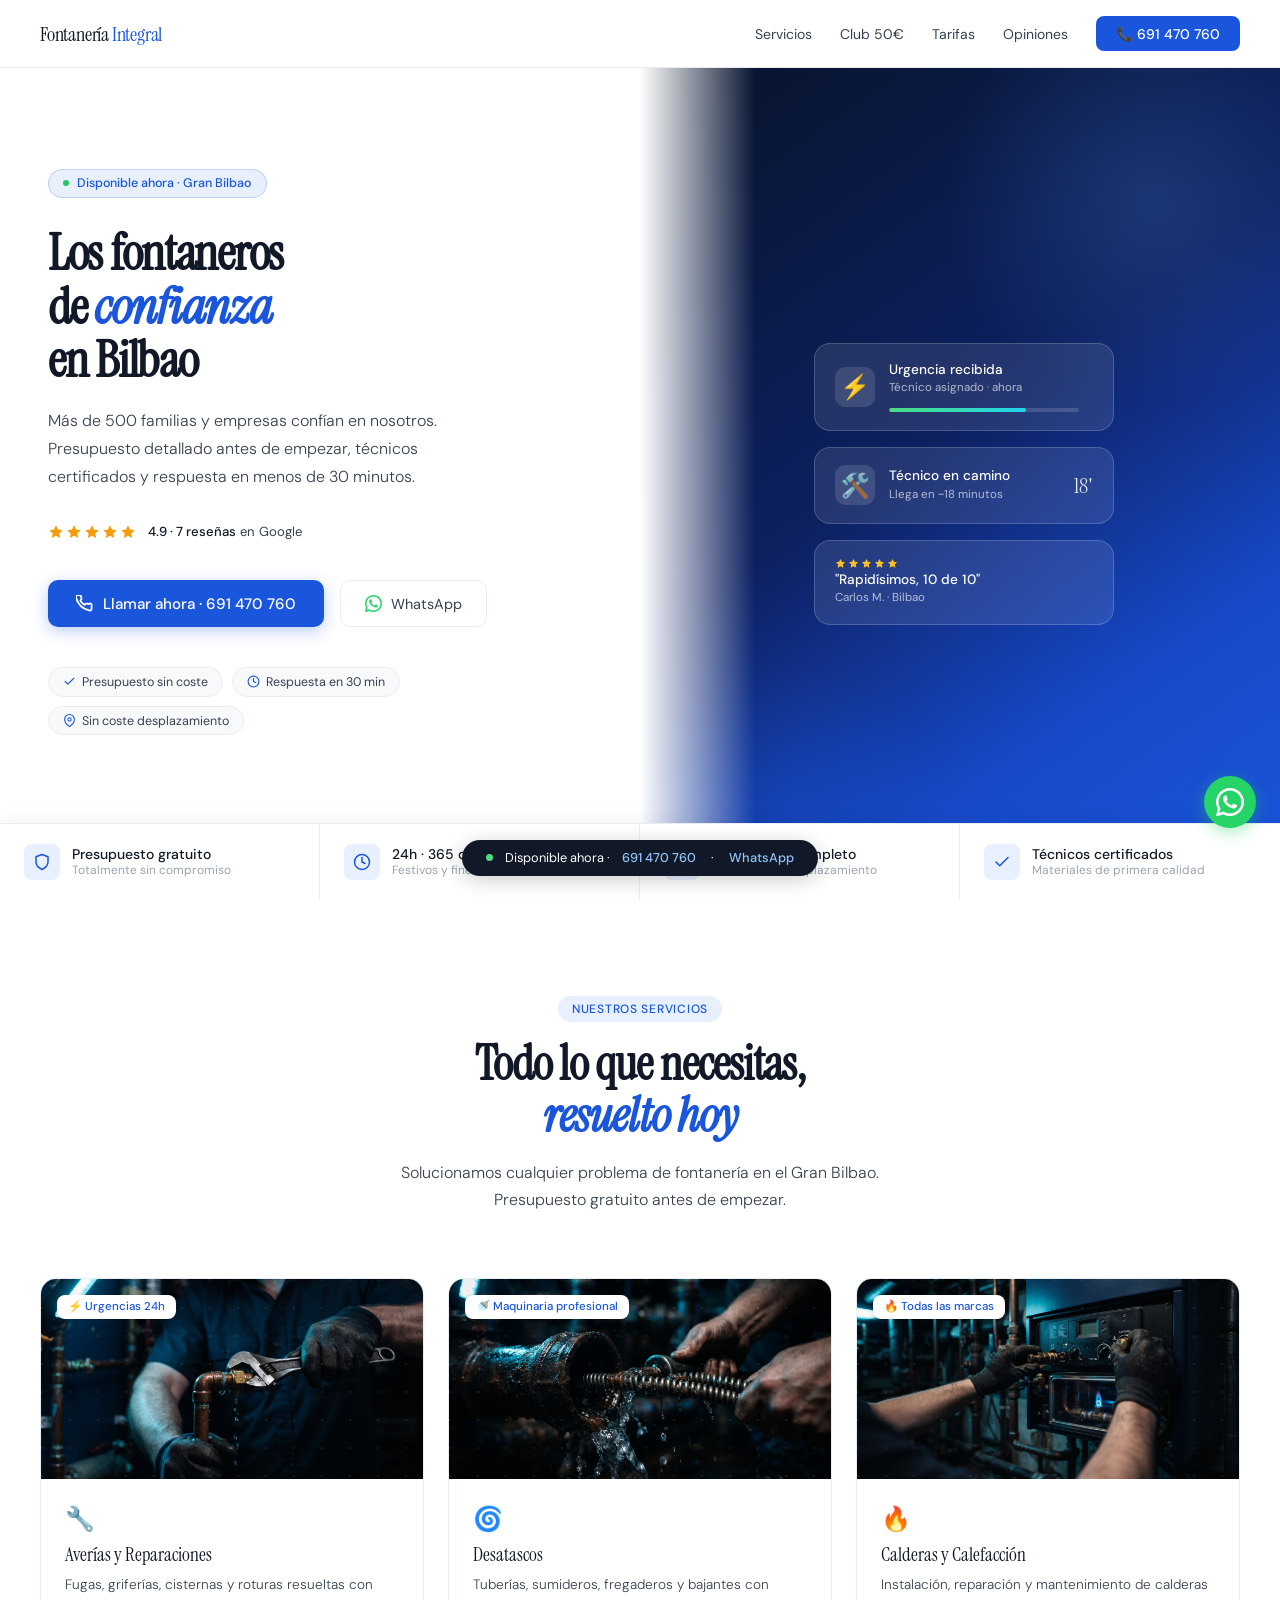
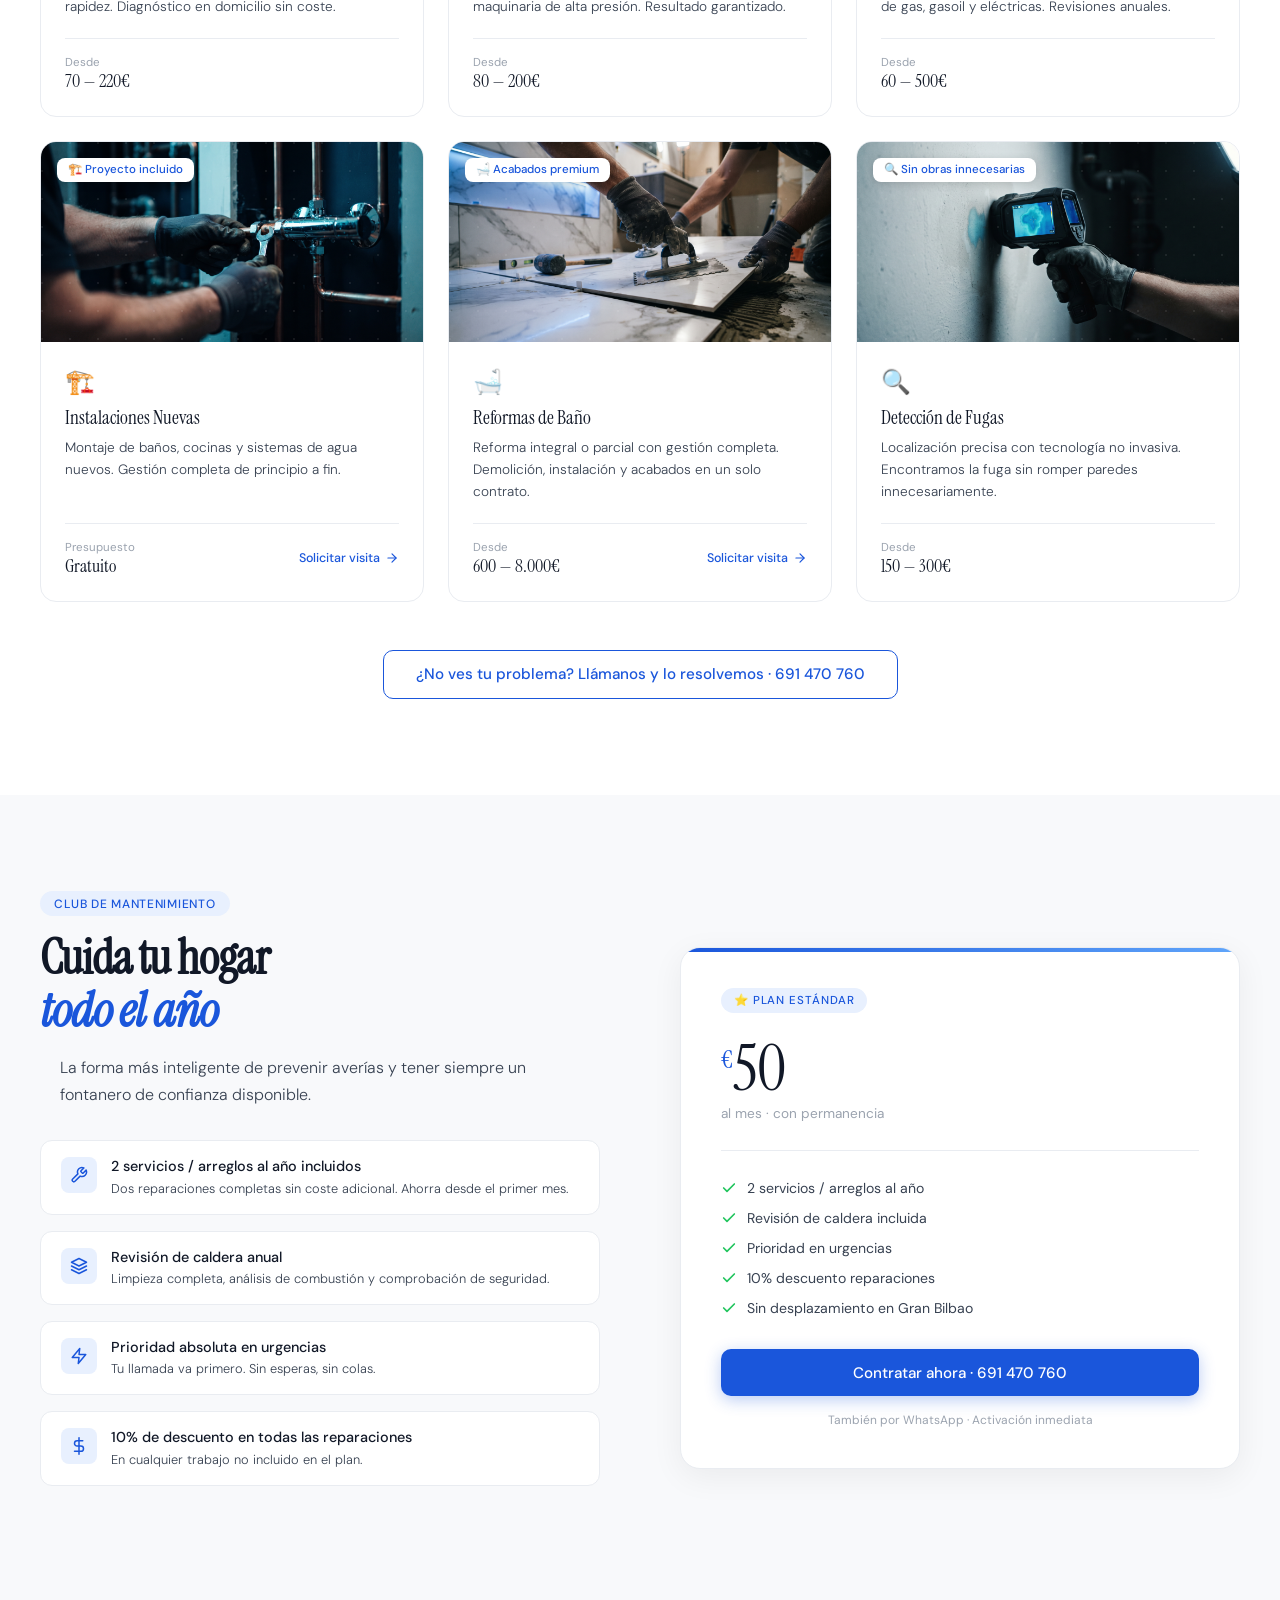
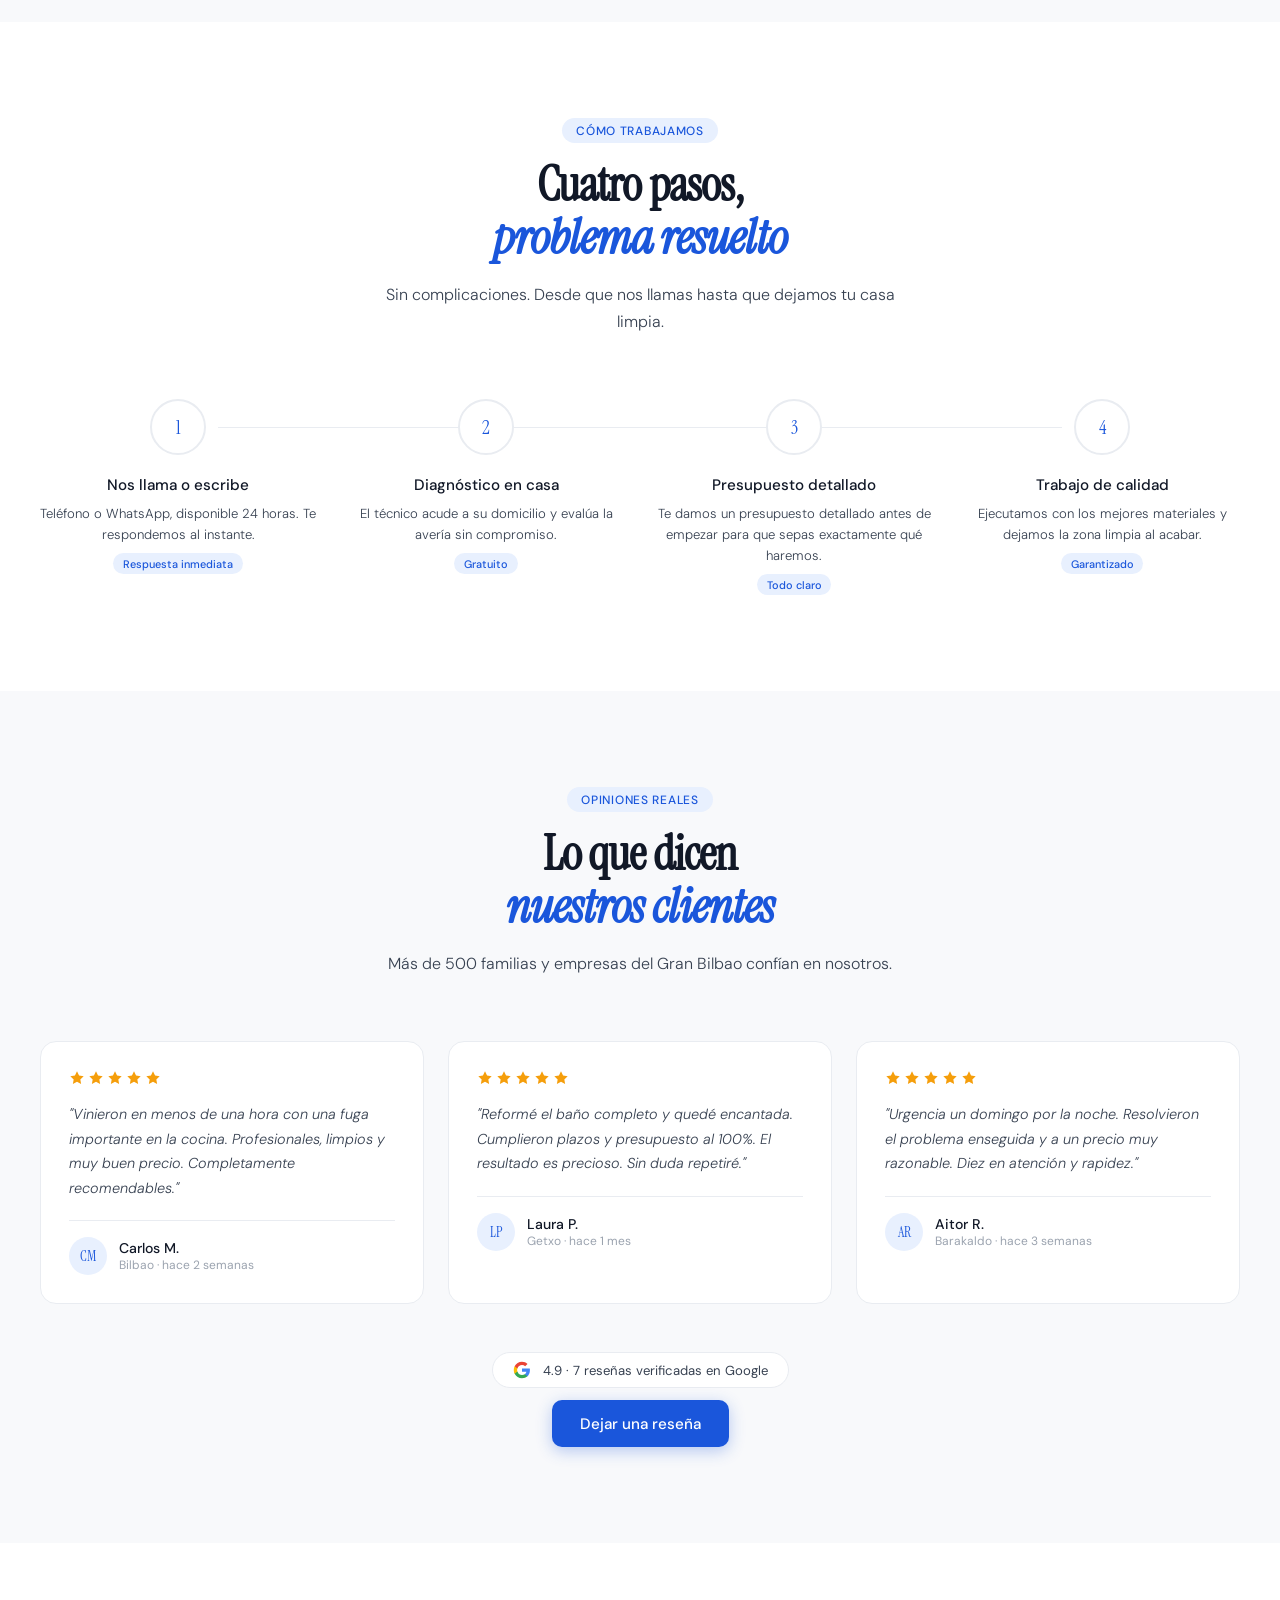
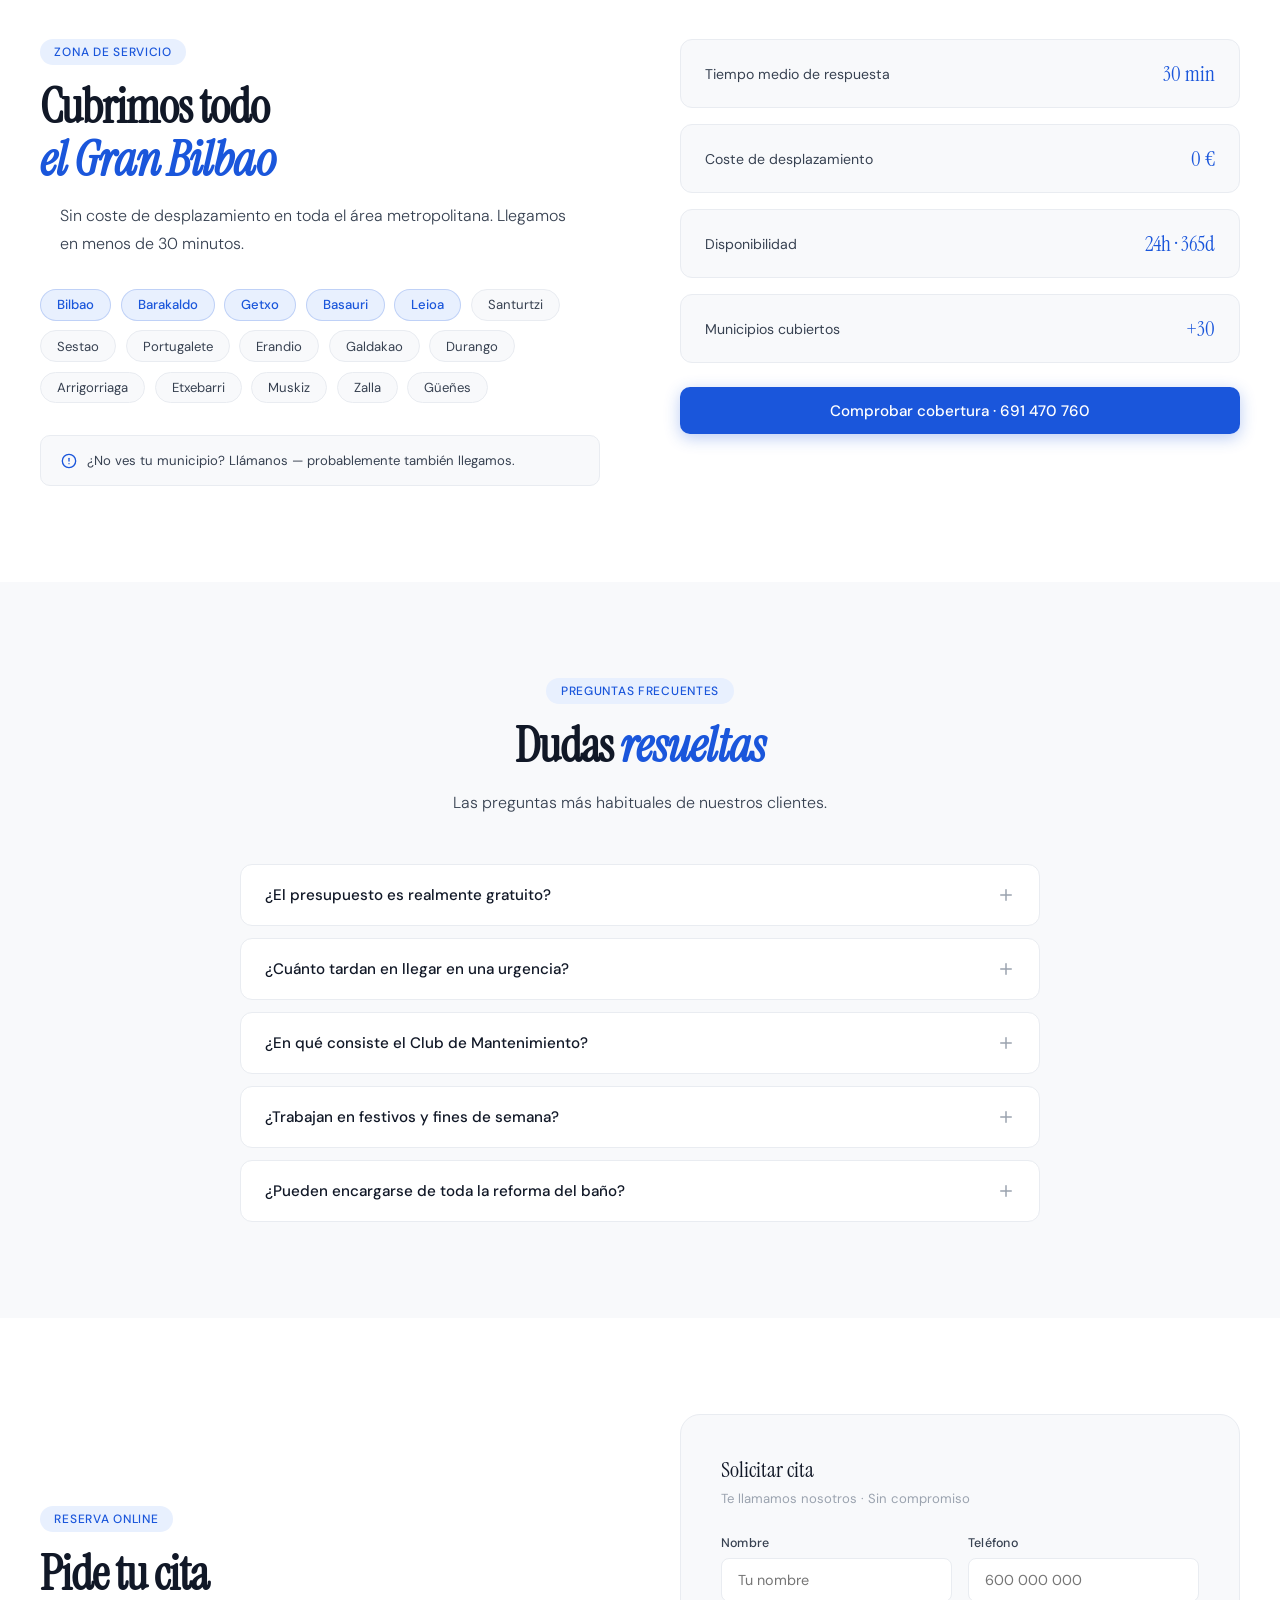
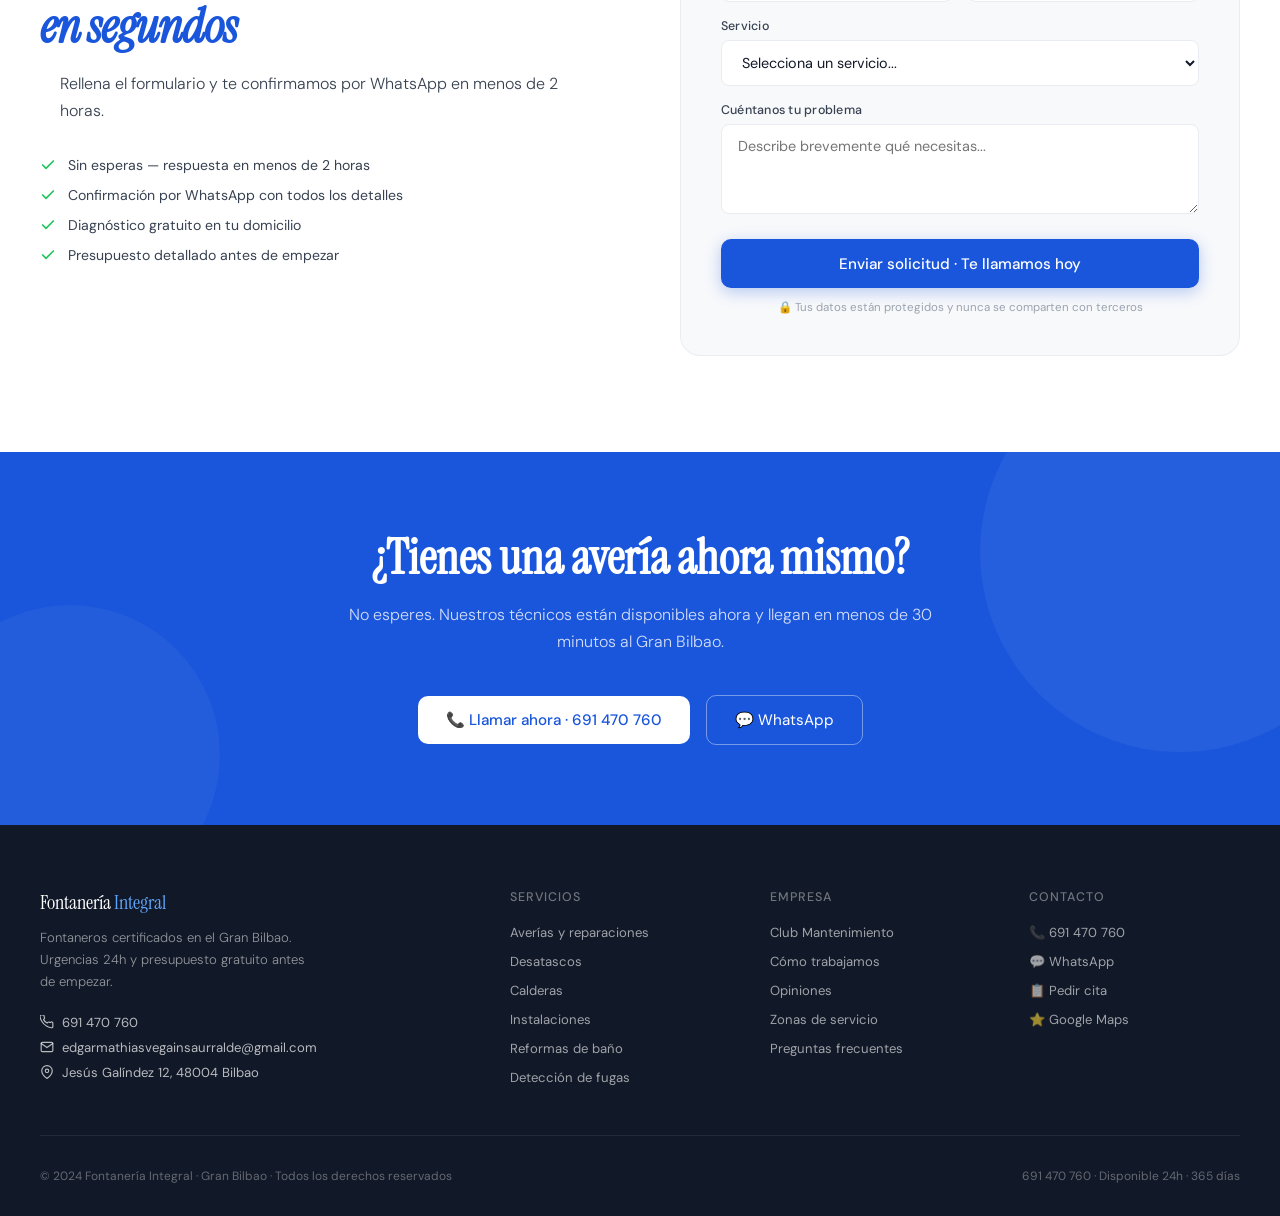
<file: fontaneriaintegral (4).html>
﻿<!DOCTYPE html>
<html lang="es">
<head>
<meta charset="UTF-8">
<meta name="viewport" content="width=device-width, initial-scale=1.0">
<meta name="description" content="Fontanería Integral — Fontaneros en Bilbao. Urgencias 24h, presupuesto gratuito, respuesta en 30 minutos en todo el Gran Bilbao.">
<title>Fontanería Integral | Fontaneros en Bilbao · 24h · 691 470 760</title>
<link rel="preconnect" href="https://fonts.googleapis.com">
<link rel="preconnect" href="https://fonts.gstatic.com" crossorigin>
<link href="https://fonts.googleapis.com/css2?family=Instrument+Serif:ital@0;1&family=DM+Sans:opsz,wght@9..40,300;9..40,400;9..40,500;9..40,600&display=swap" rel="stylesheet">
<style>

*,*::before,*::after{margin:0;padding:0;box-sizing:border-box}

:root{
  --blue:#1a56db;
  --blue-dark:#1342b0;
  --blue-light:#e8f0fe;
  --white:#ffffff;
  --gray-1:#f8f9fb;
  --gray-2:#e9ecf1;
  --gray-3:#9ba3af;
  --ink:#111827;
  --ink-2:#374151;
}

html{scroll-behavior:smooth}
body{font-family:'DM Sans',sans-serif;background:var(--white);color:var(--ink);overflow-x:hidden}

/* ── NAV ── */
nav{
  position:fixed;top:0;left:0;right:0;z-index:200;
  height:68px;
  display:flex;align-items:center;justify-content:space-between;
  padding:0 2.5rem;
  background:rgba(255,255,255,0.95);
  backdrop-filter:blur(12px);
  border-bottom:1px solid rgba(0,0,0,0.07);
}

.nav-logo{
  font-family:'Instrument Serif',serif;
  font-size:1.25rem;color:var(--ink);
  letter-spacing:-0.01em;text-decoration:none;
}
.nav-logo b{color:var(--blue);font-weight:400;}

.nav-menu{display:flex;align-items:center;gap:1.75rem;list-style:none;}
.nav-menu a{color:var(--ink-2);text-decoration:none;font-size:0.875rem;font-weight:400;transition:color 0.2s;}
.nav-menu a:hover{color:var(--blue);}

.nav-btn{
  display:inline-flex;align-items:center;gap:0.5rem;
  background:var(--blue);color:white !important;
  padding:0.55rem 1.25rem;border-radius:8px;
  font-size:0.875rem !important;font-weight:500 !important;
  transition:background 0.2s,transform 0.15s;
}
.nav-btn:hover{background:var(--blue-dark) !important;transform:translateY(-1px);}

/* ── HERO ── */
.hero{
  position:relative;
  min-height:100vh;
  display:grid;
  grid-template-columns:1fr 1fr;
  padding-top:68px;
  overflow:hidden;
}

.hero-left{
  display:flex;
  flex-direction:column;
  justify-content:center;
  padding:4rem 3rem 8rem 3rem;
  position:relative;
  z-index:2;
  background:white;
}

.hero-right{
  position:relative;
  overflow:hidden;
}

/* ── HERO DERECHA — visual glassmorphism ── */
.hero-visual{
  position:absolute;
  inset:0;
  background: linear-gradient(145deg, #071329 0%, #0d2060 45%, #1749c9 75%, #1a56db 100%);
  display:flex;
  align-items:center;
  justify-content:center;
  padding:2rem 2.5rem 2rem 3rem;
}

/* círculos decorativos de fondo */
.hero-visual::before{
  content:'';
  position:absolute;
  width:420px;height:420px;
  background:radial-gradient(circle, rgba(96,165,250,0.18) 0%, transparent 70%);
  top:-80px;right:-80px;
  border-radius:50%;
}
.hero-visual::after{
  content:'';
  position:absolute;
  width:300px;height:300px;
  background:radial-gradient(circle, rgba(26,86,219,0.25) 0%, transparent 70%);
  bottom:-60px;left:0;
  border-radius:50%;
}

/* fade blanco a la izquierda para fusionar con el texto */
.hero-visual-fade{
  position:absolute;
  inset:0;
  background:linear-gradient(to right, rgba(255,255,255,1) 0%, rgba(255,255,255,0) 18%);
  z-index:3;
  pointer-events:none;
}

/* stack de tarjetas */
.hero-cards{
  position:relative;
  z-index:4;
  display:flex;
  flex-direction:column;
  gap:1rem;
  width:100%;
  max-width:300px;
}

/* tarjeta base glassmorphism */
.hc{
  background:rgba(255,255,255,0.10);
  backdrop-filter:blur(20px);
  -webkit-backdrop-filter:blur(20px);
  border:1px solid rgba(255,255,255,0.18);
  border-radius:16px;
  padding:1.1rem 1.25rem;
  color:white;
  display:flex;align-items:center;gap:0.9rem;
}

.hc-icon{
  font-size:1.5rem;
  flex-shrink:0;
  width:40px;height:40px;
  background:rgba(255,255,255,0.12);
  border-radius:10px;
  display:flex;align-items:center;justify-content:center;
}
.hc-title{font-size:0.85rem;font-weight:500;line-height:1.2;margin-bottom:0.2rem;}
.hc-sub{font-size:0.72rem;opacity:0.65;line-height:1.3;}
.hc-end{margin-left:auto;flex-shrink:0;}

/* pulso verde "en vivo" */
.live-dot{
  width:9px;height:9px;
  background:#4ade80;border-radius:50%;
  animation:blink 1.5s infinite;
}

/* barra de progreso */
.hc-bar{
  height:4px;background:rgba(255,255,255,0.15);
  border-radius:4px;margin-top:0.75rem;overflow:hidden;
}
.hc-bar-fill{
  height:100%;width:72%;
  background:linear-gradient(to right,#4ade80,#22d3ee);
  border-radius:4px;
}

/* estrellas mini */
.hc-stars{display:flex;gap:2px;margin-bottom:0.15rem;}
.hc-stars svg{width:11px;height:11px;fill:#fbbf24;}

/* animaciones flotantes escalonadas */
.hc:nth-child(1){animation:floatA 5s ease-in-out infinite;}
.hc:nth-child(2){animation:floatB 5s ease-in-out infinite 0.8s;}
.hc:nth-child(3){animation:floatA 5s ease-in-out infinite 1.6s;}

@keyframes floatA{0%,100%{transform:translateY(0)}50%{transform:translateY(-7px)}}
@keyframes floatB{0%,100%{transform:translateY(0)}50%{transform:translateY(-5px)}}

/* Badge */
.hero-badge{
  display:inline-flex;align-items:center;gap:0.5rem;
  background:var(--blue-light);
  border:1px solid rgba(26,86,219,0.2);
  border-radius:100px;
  padding:0.35rem 0.9rem;
  font-size:0.78rem;font-weight:500;
  color:var(--blue);
  margin-bottom:1.75rem;
  width:fit-content;
  opacity:0;animation:up 0.6s ease forwards 0.1s;
}

.badge-dot{
  width:6px;height:6px;
  background:#22c55e;border-radius:50%;
  animation:blink 2s infinite;flex-shrink:0;
}

@keyframes blink{0%,100%{opacity:1}50%{opacity:0.3}}

/* H1 */
.hero-h1{
  font-family:'Instrument Serif',serif;
  font-size:clamp(2.8rem,4vw,4.2rem);
  line-height:1.05;
  letter-spacing:-0.025em;
  color:var(--ink);
  margin-bottom:1.25rem;
  opacity:0;animation:up 0.7s ease forwards 0.22s;
}

.hero-h1 em{font-style:italic;color:var(--blue);}

/* Sub */
.hero-sub{
  font-size:1rem;font-weight:300;line-height:1.75;
  color:var(--ink-2);
  max-width:440px;
  margin-bottom:2rem;
  opacity:0;animation:up 0.7s ease forwards 0.34s;
}

/* Reseñas inline */
.hero-reviews{
  display:flex;align-items:center;gap:0.75rem;
  margin-bottom:2.5rem;
  opacity:0;animation:up 0.7s ease forwards 0.44s;
}

.stars{display:flex;gap:2px;}
.stars svg{width:16px;height:16px;fill:#f59e0b;}

.reviews-text{font-size:0.82rem;color:var(--ink-2);}
.reviews-text strong{color:var(--ink);font-weight:500;}

/* CTAs */
.hero-ctas{
  display:flex;align-items:center;gap:1rem;flex-wrap:wrap;
  margin-bottom:2.5rem;
  opacity:0;animation:up 0.7s ease forwards 0.54s;
}

.btn-primary{
  display:inline-flex;align-items:center;gap:0.6rem;
  background:var(--blue);color:white;
  font-family:'DM Sans',sans-serif;
  font-size:0.95rem;font-weight:500;
  padding:0.85rem 1.75rem;border-radius:10px;
  text-decoration:none;
  transition:background 0.2s,transform 0.15s,box-shadow 0.2s;
  box-shadow:0 4px 16px rgba(26,86,219,0.3);
}
.btn-primary:hover{background:var(--blue-dark);transform:translateY(-2px);box-shadow:0 8px 24px rgba(26,86,219,0.4);}
.btn-primary svg{width:17px;height:17px;flex-shrink:0;}

.btn-wa{
  display:inline-flex;align-items:center;gap:0.6rem;
  background:white;color:var(--ink-2);
  font-family:'DM Sans',sans-serif;
  font-size:0.9rem;font-weight:400;
  padding:0.85rem 1.5rem;border-radius:10px;
  text-decoration:none;
  border:1px solid var(--gray-2);
  transition:border-color 0.2s,background 0.2s,transform 0.15s;
}
.btn-wa:hover{border-color:rgba(0,0,0,0.15);background:var(--gray-1);transform:translateY(-1px);}
.btn-wa svg{width:17px;height:17px;fill:#25d366;flex-shrink:0;}

/* Trust pills */
.hero-pills{
  display:flex;flex-wrap:wrap;gap:0.6rem;
  opacity:0;animation:up 0.7s ease forwards 0.64s;
}

.pill{
  display:inline-flex;align-items:center;gap:0.4rem;
  background:var(--gray-1);
  border:1px solid var(--gray-2);
  border-radius:100px;
  padding:0.35rem 0.85rem;
  font-size:0.78rem;font-weight:400;
  color:var(--ink-2);
}

.pill svg{
  width:13px;height:13px;
  stroke:var(--blue);fill:none;
  stroke-width:2;stroke-linecap:round;stroke-linejoin:round;
  flex-shrink:0;
}

/* ── STRIP INFERIOR ── */
.hero-strip{
  position:absolute;
  bottom:0;left:0;right:0;
  z-index:10;
  background:white;
  display:grid;
  grid-template-columns:repeat(4,1fr);
  border-top:1px solid var(--gray-2);
  box-shadow:0 -4px 20px rgba(0,0,0,0.04);
}

.strip-item{
  padding:1.25rem 1.5rem;
  display:flex;align-items:center;gap:0.75rem;
  border-right:1px solid var(--gray-2);
  transition:background 0.2s;
}
.strip-item:last-child{border-right:none;}
.strip-item:hover{background:var(--gray-1);}

.strip-icon{
  width:36px;height:36px;
  background:var(--blue-light);
  border-radius:8px;
  display:flex;align-items:center;justify-content:center;
  flex-shrink:0;
}
.strip-icon svg{width:18px;height:18px;stroke:var(--blue);fill:none;stroke-width:2;stroke-linecap:round;stroke-linejoin:round;}

.strip-title{font-size:0.875rem;font-weight:500;color:var(--ink);line-height:1.2;}
.strip-sub{font-size:0.75rem;color:var(--gray-3);}

/* ── TICKER ── */
.ticker{
  position:fixed;bottom:1.5rem;left:50%;
  transform:translateX(-50%);z-index:300;
  background:var(--ink);color:white;
  border-radius:100px;
  padding:0.6rem 1.5rem;
  font-size:0.8rem;
  display:flex;align-items:center;gap:0.75rem;
  white-space:nowrap;
  opacity:0;animation:tickerUp 0.5s ease forwards 1s;
  box-shadow:0 4px 20px rgba(0,0,0,0.2);
}
.ticker-dot{width:7px;height:7px;background:#4ade80;border-radius:50%;animation:blink 1.5s infinite;flex-shrink:0;}
.ticker a{color:#93c5fd;text-decoration:none;font-weight:500;}
.ticker a:hover{color:white;}

/* WA */
.wa{
  position:fixed;bottom:4.5rem;right:1.5rem;z-index:300;
  width:52px;height:52px;background:#25d366;border-radius:50%;
  display:flex;align-items:center;justify-content:center;
  text-decoration:none;
  box-shadow:0 4px 16px rgba(37,211,102,0.4);
  transition:transform 0.2s;
  opacity:0;animation:up 0.5s ease forwards 1.2s;
}
.wa:hover{transform:scale(1.08);}
.wa svg{width:28px;height:28px;fill:white;}

/* ── ANIMATIONS ── */
@keyframes up{from{opacity:0;transform:translateY(20px)}to{opacity:1;transform:translateY(0)}}
@keyframes tickerUp{from{opacity:0;transform:translate(-50%,10px)}to{opacity:1;transform:translate(-50%,0)}}

/* ── RESPONSIVE hero ── */
@media(max-width:900px){
  nav{padding:0 1rem;}
  .nav-menu{display:none;}
  .hero{grid-template-columns:1fr;min-height:auto;}
  .hero-left{padding:2.5rem 1.5rem 7rem;}
  .hero-right{height:300px;order:-1;}
  .hero-visual-fade{background:linear-gradient(to bottom,rgba(255,255,255,0) 0%,rgba(255,255,255,1) 88%);}
  .hero-cards{flex-direction:row;flex-wrap:wrap;max-width:100%;gap:0.6rem;}
  .hc{flex:1 1 140px;}
  .hero-strip{grid-template-columns:1fr 1fr;}
  .strip-item:nth-child(2){border-right:none;}
  .strip-item:nth-child(3){border-top:1px solid var(--gray-2);}
  .strip-item:nth-child(4){border-top:1px solid var(--gray-2);border-right:none;}
}

/* ══════════════════════════════════
   SERVICIOS
══════════════════════════════════ */
.servicios{
  padding:6rem 2.5rem;
  max-width:1280px;
  margin:0 auto;
}

.section-header{
  text-align:center;
  margin-bottom:4rem;
}

.section-tag{
  display:inline-flex;align-items:center;gap:0.5rem;
  background:var(--blue-light);
  border-radius:100px;
  padding:0.3rem 0.9rem;
  font-size:0.75rem;font-weight:500;
  color:var(--blue);
  letter-spacing:0.06em;
  text-transform:uppercase;
  margin-bottom:1rem;
}

.section-h2{
  font-family:'Instrument Serif',serif;
  font-size:clamp(2rem,4vw,3rem);
  line-height:1.1;
  letter-spacing:-0.02em;
  color:var(--ink);
  margin-bottom:1rem;
}

.section-h2 em{font-style:italic;color:var(--blue);}

.section-sub{
  font-size:1rem;font-weight:300;line-height:1.7;
  color:var(--ink-2);max-width:520px;margin:0 auto;
}

/* Grid */
.services-grid{
  display:grid;
  grid-template-columns:repeat(3,1fr);
  gap:1.5rem;
}

/* Card */
.svc-card{
  border-radius:16px;
  overflow:hidden;
  border:1px solid var(--gray-2);
  background:white;
  transition:transform 0.25s,box-shadow 0.25s,border-color 0.25s;
  cursor:pointer;
  text-decoration:none;
  color:inherit;
  display:flex;
  flex-direction:column;
}

.svc-card:hover{
  transform:translateY(-4px);
  box-shadow:0 16px 40px rgba(0,0,0,0.1);
  border-color:rgba(26,86,219,0.2);
}

/* ── Foto de tarjeta: gradiente CSS + icono decorativo ── */
.svc-photo{
  height:200px;
  position:relative;
  overflow:hidden;
  display:flex;
  align-items:center;
  justify-content:center;
  transition:filter 0.3s;
}
.svc-card:hover .svc-photo{filter:brightness(1.08);}

/* Gradientes únicos por servicio */
.svc-photo--averia    { background: url('./assets/averia.jpg') center/cover; }
.svc-photo--desatasco { background: url('./assets/desatasco.jpg') center/cover; }
.svc-photo--caldera   { background: url('./assets/caldera.jpg') center/cover; }
.svc-photo--instalacion{ background: url('./assets/instalacion.jpg') center/cover; }
.svc-photo--reforma   { background: url('./assets/reforma.jpg') center/cover; }
.svc-photo--fugas     { background: url('./assets/fugas.jpg') center/cover; }

/* Patrón de fondo sutil */
.svc-photo::before{
  content:'';
  position:absolute;inset:0;
  background-image:radial-gradient(circle at 1px 1px, rgba(255,255,255,0.08) 1px, transparent 0);
  background-size:28px 28px;
}

/* Icono SVG decorativo centrado */
.svc-photo-icon{
  display: none !important;
}

/* Emoji centrado como elemento visual principal */
.svc-photo-emoji{
  display: none !important;
}

.svc-badge{
  position:absolute;top:1rem;left:1rem;
  background:white;
  border-radius:8px;
  padding:0.3rem 0.7rem;
  font-size:0.72rem;font-weight:500;
  color:var(--blue);
  box-shadow:0 2px 8px rgba(0,0,0,0.15);
  z-index:2;
}

/* Cuerpo */
.svc-body{
  padding:1.5rem;
  flex:1;
  display:flex;flex-direction:column;
}

.svc-icon{font-size:1.5rem;margin-bottom:0.6rem;}

.svc-name{
  font-family:'Instrument Serif',serif;
  font-size:1.2rem;
  color:var(--ink);
  margin-bottom:0.5rem;
  line-height:1.2;
}

.svc-desc{
  font-size:0.85rem;font-weight:300;
  color:var(--ink-2);line-height:1.6;
  margin-bottom:1.25rem;
  flex:1;
}

.svc-price{
  display:flex;align-items:center;justify-content:space-between;
  padding-top:1rem;
  border-top:1px solid var(--gray-2);
}

.price-label{font-size:0.72rem;color:var(--gray-3);}
.price-val{font-family:'Instrument Serif',serif;font-size:1.1rem;color:var(--ink);}

.svc-cta{
  display:inline-flex;align-items:center;gap:0.3rem;
  font-size:0.78rem;font-weight:500;
  color:var(--blue);
  text-decoration:none;
  transition:gap 0.2s;
}

.svc-card:hover .svc-cta{gap:0.6rem;}

.svc-cta svg{width:14px;height:14px;stroke:currentColor;fill:none;stroke-width:2;stroke-linecap:round;stroke-linejoin:round;}

/* CTA inferior */
.services-cta{
  text-align:center;
  margin-top:3rem;
}

.btn-outline{
  display:inline-flex;align-items:center;gap:0.6rem;
  background:white;color:var(--blue);
  font-family:'DM Sans',sans-serif;
  font-size:0.95rem;font-weight:500;
  padding:0.85rem 2rem;border-radius:10px;
  text-decoration:none;
  border:1.5px solid var(--blue);
  transition:background 0.2s,color 0.2s,transform 0.15s;
}
.btn-outline:hover{background:var(--blue);color:white;transform:translateY(-1px);}

/* ══════════════════════════════════
   CLUB DE MANTENIMIENTO
══════════════════════════════════ */
.club{
  background:var(--gray-1);
  padding:6rem 2.5rem;
}

.club-inner{
  max-width:1280px;margin:0 auto;
  display:grid;grid-template-columns:1fr 1fr;
  gap:5rem;align-items:center;
}

.club-left .section-sub{margin-bottom:2rem;}

.club-features{
  display:flex;flex-direction:column;gap:1rem;
  margin-bottom:2.5rem;
}

.club-feature{
  display:flex;align-items:flex-start;gap:0.9rem;
  padding:1rem 1.25rem;
  background:white;border:1px solid var(--gray-2);
  border-radius:12px;
  transition:border-color 0.2s,box-shadow 0.2s;
}
.club-feature:hover{border-color:rgba(26,86,219,0.2);box-shadow:0 4px 16px rgba(0,0,0,0.06);}

.feature-icon{
  width:36px;height:36px;
  background:var(--blue-light);border-radius:8px;
  display:flex;align-items:center;justify-content:center;
  flex-shrink:0;
}
.feature-icon svg{width:18px;height:18px;stroke:var(--blue);fill:none;stroke-width:2;stroke-linecap:round;stroke-linejoin:round;}

.feature-title{font-size:0.9rem;font-weight:500;color:var(--ink);margin-bottom:0.2rem;}
.feature-desc{font-size:0.8rem;font-weight:300;color:var(--ink-2);line-height:1.5;}

/* Card precio */
.price-card{
  background:white;border:1px solid var(--gray-2);
  border-radius:20px;padding:2.5rem;
  box-shadow:0 8px 32px rgba(0,0,0,0.06);
  position:relative;overflow:hidden;
}

.price-card::before{
  content:'';position:absolute;top:0;left:0;right:0;height:4px;
  background:linear-gradient(to right,var(--blue),#60a5fa);
}

.price-tag{
  display:inline-block;
  background:var(--blue-light);color:var(--blue);
  font-size:0.72rem;font-weight:500;letter-spacing:0.08em;text-transform:uppercase;
  padding:0.3rem 0.8rem;border-radius:100px;
  margin-bottom:1.5rem;
}

.price-num{
  font-family:'Instrument Serif',serif;
  font-size:4rem;color:var(--ink);line-height:1;
  margin-bottom:0.25rem;
}
.price-num span{font-size:1.5rem;vertical-align:super;color:var(--blue);}
.price-per{font-size:0.85rem;color:var(--gray-3);margin-bottom:1.75rem;}

.price-divider{height:1px;background:var(--gray-2);margin-bottom:1.75rem;}

.price-includes{
  display:flex;flex-direction:column;gap:0.75rem;
  margin-bottom:2rem;
}

.price-include{
  display:flex;align-items:center;gap:0.6rem;
  font-size:0.88rem;color:var(--ink-2);
}
.price-include svg{width:16px;height:16px;stroke:#22c55e;fill:none;stroke-width:2.5;stroke-linecap:round;stroke-linejoin:round;flex-shrink:0;}

.price-note{
  font-size:0.75rem;color:var(--gray-3);
  text-align:center;margin-top:1rem;
}

/* ══════════════════════════════════
   PROCESO
══════════════════════════════════ */
.proceso{
  padding:6rem 2.5rem;
  max-width:1280px;margin:0 auto;
}

.proceso-header{text-align:center;margin-bottom:4rem;}
.proceso-header .section-sub{margin:0 auto;}

.steps{
  display:grid;grid-template-columns:repeat(4,1fr);
  gap:2rem;position:relative;
}

.steps::before{
  content:'';
  position:absolute;
  top:28px;left:calc(12.5% + 28px);right:calc(12.5% + 28px);
  height:1px;background:var(--gray-2);
  z-index:0;
}

.step{text-align:center;position:relative;z-index:1;}

.step-num{
  width:56px;height:56px;
  background:white;border:2px solid var(--gray-2);
  border-radius:50%;
  display:flex;align-items:center;justify-content:center;
  margin:0 auto 1.25rem;
  font-family:'Instrument Serif',serif;
  font-size:1.2rem;color:var(--blue);
  transition:border-color 0.2s,background 0.2s;
}

.step:hover .step-num{border-color:var(--blue);background:var(--blue-light);}

.step-title{font-size:0.95rem;font-weight:500;color:var(--ink);margin-bottom:0.5rem;}
.step-desc{font-size:0.82rem;font-weight:300;color:var(--ink-2);line-height:1.6;}

.step-badge{
  display:inline-block;
  background:var(--blue-light);color:var(--blue);
  font-size:0.68rem;font-weight:500;
  padding:0.2rem 0.6rem;border-radius:100px;
  margin-top:0.5rem;
}

/* ══════════════════════════════════
   TESTIMONIOS
══════════════════════════════════ */
.testimonios{
  background:var(--gray-1);
  padding:6rem 2.5rem;
}

.testimonios-inner{max-width:1280px;margin:0 auto;}
.testimonios-header{text-align:center;margin-bottom:4rem;}
.testimonios-header .section-sub{margin:0 auto;}

.reviews-grid{
  display:grid;grid-template-columns:repeat(3,1fr);
  gap:1.5rem;margin-bottom:3rem;
}

.review-card{
  background:white;border:1px solid var(--gray-2);
  border-radius:16px;padding:1.75rem;
  transition:transform 0.2s,box-shadow 0.2s;
}
.review-card:hover{transform:translateY(-3px);box-shadow:0 12px 32px rgba(0,0,0,0.08);}

.review-stars{display:flex;gap:3px;margin-bottom:1rem;}
.review-stars svg{width:16px;height:16px;fill:#f59e0b;}

.review-text{
  font-size:0.9rem;font-weight:300;line-height:1.7;
  color:var(--ink-2);margin-bottom:1.25rem;
  font-style:italic;
}

.review-author{
  display:flex;align-items:center;gap:0.75rem;
  padding-top:1rem;border-top:1px solid var(--gray-2);
}

.review-avatar{
  width:38px;height:38px;border-radius:50%;
  background:var(--blue-light);
  display:flex;align-items:center;justify-content:center;
  font-family:'Instrument Serif',serif;
  font-size:0.9rem;color:var(--blue);font-weight:400;
  flex-shrink:0;
}

.review-name{font-size:0.88rem;font-weight:500;color:var(--ink);}
.review-meta{font-size:0.75rem;color:var(--gray-3);}

.reviews-cta{
  text-align:center;
  display:flex;flex-direction:column;align-items:center;gap:0.75rem;
}

.google-badge{
  display:inline-flex;align-items:center;gap:0.75rem;
  background:white;border:1px solid var(--gray-2);
  border-radius:100px;padding:0.5rem 1.25rem;
  font-size:0.82rem;color:var(--ink-2);
}

.google-badge svg{width:18px;height:18px;}

/* ══════════════════════════════════
   ZONAS
══════════════════════════════════ */
.zonas{
  padding:6rem 2.5rem;
  max-width:1280px;margin:0 auto;
}

.zonas-inner{
  display:grid;grid-template-columns:1fr 1fr;
  gap:5rem;align-items:start;
}

.zonas-left .section-sub{margin-bottom:2rem;}

.zonas-pills{
  display:flex;flex-wrap:wrap;gap:0.6rem;margin-bottom:2rem;
}

.zona-pill{
  background:var(--gray-1);border:1px solid var(--gray-2);
  border-radius:100px;padding:0.4rem 1rem;
  font-size:0.82rem;color:var(--ink-2);
  transition:background 0.2s,border-color 0.2s,color 0.2s;
  cursor:default;
}
.zona-pill:hover{background:var(--blue-light);border-color:rgba(26,86,219,0.2);color:var(--blue);}
.zona-pill.destacada{background:var(--blue-light);border-color:rgba(26,86,219,0.2);color:var(--blue);font-weight:500;}

.zonas-note{
  display:flex;align-items:center;gap:0.6rem;
  font-size:0.82rem;color:var(--ink-2);
  padding:1rem 1.25rem;
  background:var(--gray-1);border-radius:10px;
  border:1px solid var(--gray-2);
}
.zonas-note svg{width:16px;height:16px;stroke:var(--blue);fill:none;stroke-width:2;stroke-linecap:round;stroke-linejoin:round;flex-shrink:0;}

.zonas-right{
  display:flex;flex-direction:column;gap:1rem;
}

.zona-stat{
  display:flex;align-items:center;justify-content:space-between;
  padding:1.25rem 1.5rem;
  background:var(--gray-1);border:1px solid var(--gray-2);
  border-radius:12px;
  transition:border-color 0.2s;
}
.zona-stat:hover{border-color:rgba(26,86,219,0.2);}

.zona-stat-label{font-size:0.88rem;color:var(--ink-2);}
.zona-stat-val{
  font-family:'Instrument Serif',serif;
  font-size:1.3rem;color:var(--blue);
}

/* ══════════════════════════════════
   FAQ
══════════════════════════════════ */
.faq{
  background:var(--gray-1);
  padding:6rem 2.5rem;
}

.faq-inner{
  max-width:800px;margin:0 auto;
  text-align:center;
}

.faq-inner .section-sub{margin:0 auto 3rem;}

.faq-list{text-align:left;display:flex;flex-direction:column;gap:0.75rem;}

.faq-item{
  background:white;border:1px solid var(--gray-2);
  border-radius:12px;overflow:hidden;
}

.faq-q{
  width:100%;background:none;border:none;cursor:pointer;
  padding:1.25rem 1.5rem;
  display:flex;align-items:center;justify-content:space-between;
  gap:1rem;text-align:left;
  font-family:'DM Sans',sans-serif;font-size:0.95rem;font-weight:500;
  color:var(--ink);transition:background 0.2s;
}
.faq-q:hover{background:var(--gray-1);}

.faq-q svg{
  width:18px;height:18px;stroke:var(--gray-3);fill:none;
  stroke-width:2;stroke-linecap:round;stroke-linejoin:round;
  flex-shrink:0;transition:transform 0.3s,stroke 0.2s;
}

.faq-item.open .faq-q svg{transform:rotate(45deg);stroke:var(--blue);}
.faq-item.open .faq-q{color:var(--blue);}

.faq-a{
  max-height:0;overflow:hidden;
  transition:max-height 0.35s ease;
}

.faq-a-inner{
  padding:0 1.5rem 1.25rem;
  font-size:0.88rem;font-weight:300;line-height:1.7;
  color:var(--ink-2);
  border-top:1px solid var(--gray-2);
  padding-top:1rem;
}

/* ══════════════════════════════════
   CITA ONLINE
══════════════════════════════════ */
.cita{
  padding:6rem 2.5rem;
  max-width:1280px;margin:0 auto;
}

.cita-inner{
  display:grid;grid-template-columns:1fr 1fr;
  gap:5rem;align-items:center;
}

.cita-left .section-sub{margin-bottom:2rem;}

.cita-puntos{display:flex;flex-direction:column;gap:0.75rem;}

.cita-punto{
  display:flex;align-items:center;gap:0.75rem;
  font-size:0.88rem;color:var(--ink-2);
}
.cita-punto svg{width:16px;height:16px;stroke:#22c55e;fill:none;stroke-width:2.5;stroke-linecap:round;stroke-linejoin:round;flex-shrink:0;}

.cita-form{
  background:var(--gray-1);border:1px solid var(--gray-2);
  border-radius:20px;padding:2.5rem;
}

.form-title{
  font-family:'Instrument Serif',serif;
  font-size:1.4rem;color:var(--ink);margin-bottom:0.4rem;
}
.form-sub{font-size:0.82rem;color:var(--gray-3);margin-bottom:1.75rem;}

.form-group{margin-bottom:1rem;}

.form-group label{
  display:block;font-size:0.78rem;font-weight:500;
  color:var(--ink-2);margin-bottom:0.4rem;letter-spacing:0.02em;
}

.form-group input,
.form-group select,
.form-group textarea{
  width:100%;
  background:white;border:1px solid var(--gray-2);
  border-radius:8px;padding:0.75rem 1rem;
  font-family:'DM Sans',sans-serif;font-size:0.9rem;color:var(--ink);
  transition:border-color 0.2s,box-shadow 0.2s;
  outline:none;
}

.form-group input:focus,
.form-group select:focus,
.form-group textarea:focus{
  border-color:var(--blue);
  box-shadow:0 0 0 3px rgba(26,86,219,0.1);
}

.form-group textarea{resize:vertical;min-height:90px;}

.form-row{display:grid;grid-template-columns:1fr 1fr;gap:1rem;}

.btn-form{
  width:100%;
  display:flex;align-items:center;justify-content:center;gap:0.6rem;
  background:var(--blue);color:white;
  font-family:'DM Sans',sans-serif;font-size:0.95rem;font-weight:500;
  padding:0.9rem;border-radius:10px;border:none;cursor:pointer;
  margin-top:1.25rem;
  transition:background 0.2s,transform 0.15s;
  box-shadow:0 4px 16px rgba(26,86,219,0.3);
}
.btn-form:hover{background:var(--blue-dark);transform:translateY(-1px);}

.form-nota{font-size:0.72rem;color:var(--gray-3);text-align:center;margin-top:0.75rem;}

/* ══════════════════════════════════
   CTA BANNER
══════════════════════════════════ */
.cta-banner{
  background:var(--blue);
  padding:5rem 2.5rem;
  text-align:center;
  position:relative;overflow:hidden;
}

.cta-banner::before{
  content:'';position:absolute;
  top:-100px;right:-100px;
  width:400px;height:400px;
  background:rgba(255,255,255,0.05);
  border-radius:50%;
}

.cta-banner::after{
  content:'';position:absolute;
  bottom:-80px;left:-80px;
  width:300px;height:300px;
  background:rgba(255,255,255,0.04);
  border-radius:50%;
}

.cta-banner-content{position:relative;z-index:1;max-width:600px;margin:0 auto;}

.cta-banner h2{
  font-family:'Instrument Serif',serif;
  font-size:clamp(2rem,4vw,3rem);
  color:white;line-height:1.1;margin-bottom:1rem;
}

.cta-banner p{
  font-size:1rem;font-weight:300;color:rgba(255,255,255,0.8);
  line-height:1.7;margin-bottom:2.5rem;
}

.cta-banner-btns{
  display:flex;align-items:center;justify-content:center;gap:1rem;flex-wrap:wrap;
}

.btn-white{
  display:inline-flex;align-items:center;gap:0.6rem;
  background:white;color:var(--blue);
  font-family:'DM Sans',sans-serif;font-size:0.95rem;font-weight:500;
  padding:0.85rem 1.75rem;border-radius:10px;text-decoration:none;
  transition:opacity 0.2s,transform 0.15s;
}
.btn-white:hover{opacity:0.92;transform:translateY(-1px);}

.btn-white-outline{
  display:inline-flex;align-items:center;gap:0.6rem;
  background:transparent;color:white;
  font-family:'DM Sans',sans-serif;font-size:0.95rem;font-weight:400;
  padding:0.85rem 1.75rem;border-radius:10px;text-decoration:none;
  border:1px solid rgba(255,255,255,0.4);
  transition:background 0.2s,transform 0.15s;
}
.btn-white-outline:hover{background:rgba(255,255,255,0.1);transform:translateY(-1px);}

/* ══════════════════════════════════
   FOOTER
══════════════════════════════════ */
footer{
  background:var(--ink);color:white;
  padding:4rem 2.5rem 2rem;
}

.footer-inner{
  max-width:1280px;margin:0 auto;
  display:grid;grid-template-columns:2fr 1fr 1fr 1fr;
  gap:3rem;margin-bottom:3rem;
}

.footer-logo{
  font-family:'Instrument Serif',serif;
  font-size:1.25rem;color:white;margin-bottom:0.75rem;
}
.footer-logo b{color:#60a5fa;font-weight:400;}
.footer-desc{font-size:0.82rem;font-weight:300;color:rgba(255,255,255,0.55);line-height:1.7;margin-bottom:1.25rem;max-width:280px;}

.footer-contact{display:flex;flex-direction:column;gap:0.5rem;}
.footer-contact a{
  display:flex;align-items:center;gap:0.5rem;
  color:rgba(255,255,255,0.7);text-decoration:none;font-size:0.82rem;
  transition:color 0.2s;
}
.footer-contact a:hover{color:#60a5fa;}
.footer-contact svg{width:14px;height:14px;stroke:currentColor;fill:none;stroke-width:2;stroke-linecap:round;stroke-linejoin:round;flex-shrink:0;}

.footer-col h4{font-size:0.78rem;font-weight:500;letter-spacing:0.08em;text-transform:uppercase;color:rgba(255,255,255,0.4);margin-bottom:1rem;}
.footer-col ul{list-style:none;display:flex;flex-direction:column;gap:0.5rem;}
.footer-col ul a{color:rgba(255,255,255,0.6);text-decoration:none;font-size:0.82rem;transition:color 0.2s;}
.footer-col ul a:hover{color:white;}

.footer-bottom{
  padding-top:2rem;border-top:1px solid rgba(255,255,255,0.08);
  display:flex;align-items:center;justify-content:space-between;
  flex-wrap:wrap;gap:1rem;
}
.footer-copy{font-size:0.75rem;color:rgba(255,255,255,0.35);}

/* ── RESPONSIVE general ── */
@media(max-width:900px){
  .club-inner,.zonas-inner,.cita-inner{grid-template-columns:1fr;gap:3rem;}
  .steps{grid-template-columns:1fr 1fr;gap:2rem;}
  .steps::before{display:none;}
  .reviews-grid{grid-template-columns:1fr;}
  .footer-inner{grid-template-columns:1fr 1fr;gap:2rem;}
  .club,.testimonios,.zonas,.faq,.cita,.proceso,.cta-banner{padding:4rem 1.25rem;}
  .form-row{grid-template-columns:1fr;}
  .servicios{padding:4rem 1.25rem;}
  .services-grid{grid-template-columns:1fr 1fr;}
}

@media(max-width:600px){
  .footer-inner{grid-template-columns:1fr;}
  .steps{grid-template-columns:1fr;}
  .services-grid{grid-template-columns:1fr;}
}

/* ── INTRO LOADER ── */
#intro {
  position:fixed;inset:0;z-index:9999;
  background:white;
  display:flex;flex-direction:column;align-items:center;justify-content:center;gap:1rem;
  transition:opacity 0.6s ease, visibility 0.6s ease;
}

#intro.hidden{opacity:0;visibility:hidden;pointer-events:none;}

.intro-logo{
  font-family:'Instrument Serif',serif;font-size:2rem;color:var(--ink);
  letter-spacing:-0.02em;opacity:0;transform:translateY(12px);
  animation:introUp 0.7s cubic-bezier(0.16,1,0.3,1) forwards;animation-delay:0.2s;
}
.intro-logo b{color:var(--blue);font-weight:400;}

.intro-sub{
  font-size:0.78rem;font-weight:400;letter-spacing:0.12em;text-transform:uppercase;color:var(--gray-3);
  opacity:0;animation:introUp 0.7s cubic-bezier(0.16,1,0.3,1) forwards;animation-delay:0.35s;
}

.intro-bar{
  width:48px;height:2px;background:var(--gray-2);border-radius:2px;overflow:hidden;margin-top:0.5rem;
  opacity:0;animation:introUp 0.5s ease forwards;animation-delay:0.5s;
}
.intro-bar-fill{
  height:100%;width:0%;background:var(--blue);border-radius:2px;
  animation:barFill 0.9s cubic-bezier(0.4,0,0.2,1) forwards;animation-delay:0.6s;
}

@keyframes introUp{from{opacity:0;transform:translateY(12px)}to{opacity:1;transform:translateY(0)}}
@keyframes barFill{from{width:0%}to{width:100%}}

</style>
</head>
<body>

<!-- INTRO LOADER -->
<div id="intro">
  <div class="intro-logo">Fontanería <b>Integral</b></div>
  <div class="intro-sub">Gran Bilbao · Disponible 24h</div>
  <div class="intro-bar"><div class="intro-bar-fill"></div></div>
</div>

<!-- NAV -->
<nav>
  <a href="#" class="nav-logo">Fontanería <b>Integral</b></a>
  <ul class="nav-menu">
    <li><a href="#servicios">Servicios</a></li>
    <li><a href="#club">Club 50€</a></li>
    <li><a href="#tarifas">Tarifas</a></li>
    <li><a href="#testimonios">Opiniones</a></li>
    <li><a href="tel:+34691470760" class="nav-btn">📞 691 470 760</a></li>
  </ul>
</nav>

<!-- HERO -->
<section class="hero">

  <div class="hero-left">
    <div class="hero-badge">
      <span class="badge-dot"></span>
      Disponible ahora · Gran Bilbao
    </div>

    <h1 class="hero-h1">
      Los fontaneros<br>
      de <em>confianza</em><br>
      en Bilbao
    </h1>

    <p class="hero-sub">
      Más de 500 familias y empresas confían en nosotros. Presupuesto detallado antes de empezar, técnicos certificados y respuesta en menos de 30 minutos.
    </p>

    <div class="hero-reviews">
      <div class="stars">
        <svg viewBox="0 0 24 24"><path d="M12 2l3.09 6.26L22 9.27l-5 4.87 1.18 6.88L12 17.77l-6.18 3.25L7 14.14 2 9.27l6.91-1.01L12 2z"/></svg>
        <svg viewBox="0 0 24 24"><path d="M12 2l3.09 6.26L22 9.27l-5 4.87 1.18 6.88L12 17.77l-6.18 3.25L7 14.14 2 9.27l6.91-1.01L12 2z"/></svg>
        <svg viewBox="0 0 24 24"><path d="M12 2l3.09 6.26L22 9.27l-5 4.87 1.18 6.88L12 17.77l-6.18 3.25L7 14.14 2 9.27l6.91-1.01L12 2z"/></svg>
        <svg viewBox="0 0 24 24"><path d="M12 2l3.09 6.26L22 9.27l-5 4.87 1.18 6.88L12 17.77l-6.18 3.25L7 14.14 2 9.27l6.91-1.01L12 2z"/></svg>
        <svg viewBox="0 0 24 24"><path d="M12 2l3.09 6.26L22 9.27l-5 4.87 1.18 6.88L12 17.77l-6.18 3.25L7 14.14 2 9.27l6.91-1.01L12 2z"/></svg>
      </div>
      <span class="reviews-text"><strong>4.9 · 7 reseñas</strong> en Google</span>
    </div>

    <div class="hero-ctas">
      <a href="tel:+34691470760" class="btn-primary">
        <svg viewBox="0 0 24 24" fill="none" stroke="currentColor" stroke-width="2.5" stroke-linecap="round" stroke-linejoin="round">
          <path d="M22 16.92v3a2 2 0 01-2.18 2 19.79 19.79 0 01-8.63-3.07A19.5 19.5 0 013.07 10.8a19.79 19.79 0 01-3.07-8.67A2 2 0 012 0h3a2 2 0 012 1.72c.127.96.361 1.903.7 2.81a2 2 0 01-.45 2.11L6.09 7.91a16 16 0 006 6l1.27-1.27a2 2 0 012.11-.45c.907.339 1.85.573 2.81.7A2 2 0 0122 14v2.92z"/>
        </svg>
        Llamar ahora · 691 470 760
      </a>
      <a href="https://wa.me/34691470760" class="btn-wa">
        <svg viewBox="0 0 24 24"><path d="M17.472 14.382c-.297-.149-1.758-.867-2.03-.967-.273-.099-.471-.148-.67.15-.197.297-.767.966-.94 1.164-.173.199-.347.223-.644.075-.297-.15-1.255-.463-2.39-1.475-.883-.788-1.48-1.761-1.653-2.059-.173-.297-.018-.458.13-.606.134-.133.298-.347.446-.52.149-.174.198-.298.298-.497.099-.198.05-.371-.025-.52-.075-.149-.669-1.612-.916-2.207-.242-.579-.487-.5-.669-.51-.173-.008-.371-.01-.57-.01-.198 0-.52.074-.792.372-.272.297-1.04 1.016-1.04 2.479 0 1.462 1.065 2.875 1.213 3.074.149.198 2.096 3.2 5.077 4.487.709.306 1.262.489 1.694.625.712.227 1.36.195 1.871.118.571-.085 1.758-.719 2.006-1.413.248-.694.248-1.289.173-1.413-.074-.124-.272-.198-.57-.347zM11.999 0C5.373 0 0 5.373 0 12c0 2.117.554 4.107 1.523 5.832L.057 23.486a.5.5 0 00.613.612l5.701-1.456A11.945 11.945 0 0012 24c6.627 0 12-5.373 12-12S18.626 0 11.999 0zm.001 21.818a9.799 9.799 0 01-5.015-1.378l-.36-.213-3.733.954.984-3.68-.233-.372A9.799 9.799 0 012.182 12c0-5.413 4.406-9.818 9.818-9.818 5.413 0 9.818 4.405 9.818 9.818 0 5.412-4.405 9.818-9.818 9.818z"/></svg>
        WhatsApp
      </a>
    </div>

    <div class="hero-pills">
      <span class="pill">
        <svg viewBox="0 0 24 24"><polyline points="20 6 9 17 4 12"/></svg>
        Presupuesto sin coste
      </span>
      <span class="pill">
        <svg viewBox="0 0 24 24"><circle cx="12" cy="12" r="10"/><polyline points="12 6 12 12 16 14"/></svg>
        Respuesta en 30 min
      </span>
      <span class="pill">
        <svg viewBox="0 0 24 24"><path d="M21 10c0 7-9 13-9 13s-9-6-9-13a9 9 0 0118 0z"/><circle cx="12" cy="10" r="3"/></svg>
        Sin coste desplazamiento
      </span>

    </div>
  </div>

  <!-- DERECHA — tarjetas flotantes glassmorphism -->
  <div class="hero-right">
    <div class="hero-visual">

      <!-- Tarjeta 1: urgencia en curso -->
      <div class="hero-cards">
        <div class="hc">
          <div class="hc-icon">⚡</div>
          <div style="flex:1">
            <div class="hc-title">Urgencia recibida</div>
            <div class="hc-sub">Técnico asignado · ahora</div>
            <div class="hc-bar"><div class="hc-bar-fill"></div></div>
          </div>
          <div class="hc-end"><span class="live-dot"></span></div>
        </div>

        <!-- Tarjeta 2: técnico en camino -->
        <div class="hc">
          <div class="hc-icon">🛠️</div>
          <div style="flex:1">
            <div class="hc-title">Técnico en camino</div>
            <div class="hc-sub">Llega en ~18 minutos</div>
          </div>
          <div class="hc-end" style="font-family:'Instrument Serif',serif;font-size:1.3rem;opacity:0.9;">18'</div>
        </div>

        <!-- Tarjeta 3: reseña -->
        <div class="hc">
          <div style="flex:1">
            <div class="hc-stars">
              <svg viewBox="0 0 24 24"><path d="M12 2l3.09 6.26L22 9.27l-5 4.87 1.18 6.88L12 17.77l-6.18 3.25L7 14.14 2 9.27l6.91-1.01L12 2z"/></svg>
              <svg viewBox="0 0 24 24"><path d="M12 2l3.09 6.26L22 9.27l-5 4.87 1.18 6.88L12 17.77l-6.18 3.25L7 14.14 2 9.27l6.91-1.01L12 2z"/></svg>
              <svg viewBox="0 0 24 24"><path d="M12 2l3.09 6.26L22 9.27l-5 4.87 1.18 6.88L12 17.77l-6.18 3.25L7 14.14 2 9.27l6.91-1.01L12 2z"/></svg>
              <svg viewBox="0 0 24 24"><path d="M12 2l3.09 6.26L22 9.27l-5 4.87 1.18 6.88L12 17.77l-6.18 3.25L7 14.14 2 9.27l6.91-1.01L12 2z"/></svg>
              <svg viewBox="0 0 24 24"><path d="M12 2l3.09 6.26L22 9.27l-5 4.87 1.18 6.88L12 17.77l-6.18 3.25L7 14.14 2 9.27l6.91-1.01L12 2z"/></svg>
            </div>
            <div class="hc-title">"Rapidísimos, 10 de 10"</div>
            <div class="hc-sub">Carlos M. · Bilbao</div>
          </div>
        </div>
      </div>

    </div>
    <div class="hero-visual-fade"></div>
  </div>

  <!-- STRIP INFERIOR -->
  <div class="hero-strip">
    <div class="strip-item">
      <div class="strip-icon">
        <svg viewBox="0 0 24 24"><path d="M12 22s8-4 8-10V5l-8-3-8 3v7c0 6 8 10 8 10z"/></svg>
      </div>
      <div>
        <div class="strip-title">Presupuesto gratuito</div>
        <div class="strip-sub">Totalmente sin compromiso</div>
      </div>
    </div>
    <div class="strip-item">
      <div class="strip-icon">
        <svg viewBox="0 0 24 24"><circle cx="12" cy="12" r="10"/><polyline points="12 6 12 12 16 14"/></svg>
      </div>
      <div>
        <div class="strip-title">24h · 365 días</div>
        <div class="strip-sub">Festivos y fines de semana</div>
      </div>
    </div>
    <div class="strip-item">
      <div class="strip-icon">
        <svg viewBox="0 0 24 24"><path d="M21 10c0 7-9 13-9 13s-9-6-9-13a9 9 0 0118 0z"/><circle cx="12" cy="10" r="3"/></svg>
      </div>
      <div>
        <div class="strip-title">Gran Bilbao completo</div>
        <div class="strip-sub">Sin coste de desplazamiento</div>
      </div>
    </div>
    <div class="strip-item">
      <div class="strip-icon">
        <svg viewBox="0 0 24 24"><polyline points="20 6 9 17 4 12"/></svg>
      </div>
      <div>
        <div class="strip-title">Técnicos certificados</div>
        <div class="strip-sub">Materiales de primera calidad</div>
      </div>
    </div>
  </div>

</section>

<!-- TICKER -->
<div class="ticker">
  <span class="ticker-dot"></span>
  Disponible ahora ·
  <a href="tel:+34691470760">691 470 760</a>
  &nbsp;·&nbsp;
  <a href="https://wa.me/34691470760">WhatsApp</a>
</div>

<!-- WHATSAPP -->
<a href="https://wa.me/34691470760" class="wa" aria-label="WhatsApp">
  <svg viewBox="0 0 24 24"><path d="M17.472 14.382c-.297-.149-1.758-.867-2.03-.967-.273-.099-.471-.148-.67.15-.197.297-.767.966-.94 1.164-.173.199-.347.223-.644.075-.297-.15-1.255-.463-2.39-1.475-.883-.788-1.48-1.761-1.653-2.059-.173-.297-.018-.458.13-.606.134-.133.298-.347.446-.52.149-.174.198-.298.298-.497.099-.198.05-.371-.025-.52-.075-.149-.669-1.612-.916-2.207-.242-.579-.487-.5-.669-.51-.173-.008-.371-.01-.57-.01-.198 0-.52.074-.792.372-.272.297-1.04 1.016-1.04 2.479 0 1.462 1.065 2.875 1.213 3.074.149.198 2.096 3.2 5.077 4.487.709.306 1.262.489 1.694.625.712.227 1.36.195 1.871.118.571-.085 1.758-.719 2.006-1.413.248-.694.248-1.289.173-1.413-.074-.124-.272-.198-.57-.347zM11.999 0C5.373 0 0 5.373 0 12c0 2.117.554 4.107 1.523 5.832L.057 23.486a.5.5 0 00.613.612l5.701-1.456A11.945 11.945 0 0012 24c6.627 0 12-5.373 12-12S18.626 0 11.999 0zm.001 21.818a9.799 9.799 0 01-5.015-1.378l-.36-.213-3.733.954.984-3.68-.233-.372A9.799 9.799 0 012.182 12c0-5.413 4.406-9.818 9.818-9.818 5.413 0 9.818 4.405 9.818 9.818 0 5.412-4.405 9.818-9.818 9.818z"/></svg>
</a>


<!-- ══ SERVICIOS ══ -->
<section class="servicios" id="servicios">
  <div class="section-header">
    <div class="section-tag">Nuestros servicios</div>
    <h2 class="section-h2">Todo lo que necesitas,<br><em>resuelto hoy</em></h2>
    <p class="section-sub">Solucionamos cualquier problema de fontanería en el Gran Bilbao. Presupuesto gratuito antes de empezar.</p>
  </div>

  <div class="services-grid">

    <!-- 1. Averías -->
    <a href="tel:+34691470760" class="svc-card">
      <div class="svc-photo svc-photo--averia">
        <span class="svc-photo-emoji">🔧</span>
        <div class="svc-photo-icon">
          <svg viewBox="0 0 24 24" xmlns="http://www.w3.org/2000/svg">
            <path d="M14.7 6.3a1 1 0 000 1.4l1.6 1.6a1 1 0 001.4 0l3.77-3.77a6 6 0 01-7.94 7.94l-6.91 6.91a2.12 2.12 0 01-3-3l6.91-6.91a6 6 0 017.94-7.94l-3.76 3.76z"/>
          </svg>
        </div>
        <span class="svc-badge">⚡ Urgencias 24h</span>
      </div>
      <div class="svc-body">
        <div class="svc-icon">🔧</div>
        <div class="svc-name">Averías y Reparaciones</div>
        <p class="svc-desc">Fugas, griferías, cisternas y roturas resueltas con rapidez. Diagnóstico en domicilio sin coste.</p>
        <div class="svc-price">
          <div>
            <div class="price-label">Desde</div>
            <div class="price-val">70 — 220€</div>
          </div>
          
        </div>
      </div>
    </a>

    <!-- 2. Desatascos -->
    <a href="tel:+34691470760" class="svc-card">
      <div class="svc-photo svc-photo--desatasco">
        <span class="svc-photo-emoji">🌀</span>
        <div class="svc-photo-icon">
          <svg viewBox="0 0 24 24" xmlns="http://www.w3.org/2000/svg">
            <path d="M12 2C6.48 2 2 6.48 2 12s4.48 10 10 10 10-4.48 10-10S17.52 2 12 2zm0 18c-4.42 0-8-3.58-8-8s3.58-8 8-8 8 3.58 8 8-3.58 8-8 8zm0-14c-3.31 0-6 2.69-6 6s2.69 6 6 6 6-2.69 6-6-2.69-6-6-6zm0 10c-2.21 0-4-1.79-4-4s1.79-4 4-4 4 1.79 4 4-1.79 4-4 4zm0-6c-1.1 0-2 .9-2 2s.9 2 2 2 2-.9 2-2-.9-2-2-2z"/>
          </svg>
        </div>
        <span class="svc-badge">🚿 Maquinaria profesional</span>
      </div>
      <div class="svc-body">
        <div class="svc-icon">🌀</div>
        <div class="svc-name">Desatascos</div>
        <p class="svc-desc">Tuberías, sumideros, fregaderos y bajantes con maquinaria de alta presión. Resultado garantizado.</p>
        <div class="svc-price">
          <div>
            <div class="price-label">Desde</div>
            <div class="price-val">80 — 200€</div>
          </div>
          
        </div>
      </div>
    </a>

    <!-- 3. Calderas -->
    <a href="tel:+34691470760" class="svc-card">
      <div class="svc-photo svc-photo--caldera">
        <span class="svc-photo-emoji">🔥</span>
        <div class="svc-photo-icon">
          <svg viewBox="0 0 24 24" xmlns="http://www.w3.org/2000/svg">
            <path d="M12 2c0 0-6 6.5-6 11a6 6 0 0012 0c0-4.5-6-11-6-11zM12 17a3 3 0 01-3-3c0-2 3-5.5 3-5.5s3 3.5 3 5.5a3 3 0 01-3 3z"/>
          </svg>
        </div>
        <span class="svc-badge">🔥 Todas las marcas</span>
      </div>
      <div class="svc-body">
        <div class="svc-icon">🔥</div>
        <div class="svc-name">Calderas y Calefacción</div>
        <p class="svc-desc">Instalación, reparación y mantenimiento de calderas de gas, gasoil y eléctricas. Revisiones anuales.</p>
        <div class="svc-price">
          <div>
            <div class="price-label">Desde</div>
            <div class="price-val">60 — 500€</div>
          </div>
          
        </div>
      </div>
    </a>

    <!-- 4. Instalaciones -->
    <a href="tel:+34691470760" class="svc-card">
      <div class="svc-photo svc-photo--instalacion">
        <span class="svc-photo-emoji">🏗️</span>
        <div class="svc-photo-icon">
          <svg viewBox="0 0 24 24" xmlns="http://www.w3.org/2000/svg">
            <path d="M3 9l9-7 9 7v11a2 2 0 01-2 2H5a2 2 0 01-2-2z"/>
            <polyline points="9 22 9 12 15 12 15 22"/>
          </svg>
        </div>
        <span class="svc-badge">🏗️ Proyecto incluido</span>
      </div>
      <div class="svc-body">
        <div class="svc-icon">🏗️</div>
        <div class="svc-name">Instalaciones Nuevas</div>
        <p class="svc-desc">Montaje de baños, cocinas y sistemas de agua nuevos. Gestión completa de principio a fin.</p>
        <div class="svc-price">
          <div>
            <div class="price-label">Presupuesto</div>
            <div class="price-val">Gratuito</div>
          </div>
          <span class="svc-cta">
            Solicitar visita
            <svg viewBox="0 0 24 24"><line x1="5" y1="12" x2="19" y2="12"/><polyline points="12 5 19 12 12 19"/></svg>
          </span>
        </div>
      </div>
    </a>

    <!-- 5. Reformas -->
    <a href="tel:+34691470760" class="svc-card">
      <div class="svc-photo svc-photo--reforma">
        <span class="svc-photo-emoji">🛁</span>
        <div class="svc-photo-icon">
          <svg viewBox="0 0 24 24" xmlns="http://www.w3.org/2000/svg">
            <path d="M9 6L6.5 3.5a1.5 1.5 0 00-1-.5A1.5 1.5 0 004 4.5v.5A1.5 1.5 0 005.5 6.5l3 3"/>
            <path d="M5.82 17.11A3.99 3.99 0 014 14v-3h16v3a4 4 0 01-14.18 3.11z"/>
            <path d="M11 5.72A3.99 3.99 0 0114 4v10"/>
          </svg>
        </div>
        <span class="svc-badge">🛁 Acabados premium</span>
      </div>
      <div class="svc-body">
        <div class="svc-icon">🛁</div>
        <div class="svc-name">Reformas de Baño</div>
        <p class="svc-desc">Reforma integral o parcial con gestión completa. Demolición, instalación y acabados en un solo contrato.</p>
        <div class="svc-price">
          <div>
            <div class="price-label">Desde</div>
            <div class="price-val">600 — 8.000€</div>
          </div>
          <span class="svc-cta">
            Solicitar visita
            <svg viewBox="0 0 24 24"><line x1="5" y1="12" x2="19" y2="12"/><polyline points="12 5 19 12 12 19"/></svg>
          </span>
        </div>
      </div>
    </a>

    <!-- 6. Detección fugas -->
    <a href="tel:+34691470760" class="svc-card">
      <div class="svc-photo svc-photo--fugas">
        <span class="svc-photo-emoji">🔍</span>
        <div class="svc-photo-icon">
          <svg viewBox="0 0 24 24" xmlns="http://www.w3.org/2000/svg">
            <circle cx="11" cy="11" r="8"/>
            <line x1="21" y1="21" x2="16.65" y2="16.65"/>
          </svg>
        </div>
        <span class="svc-badge">🔍 Sin obras innecesarias</span>
      </div>
      <div class="svc-body">
        <div class="svc-icon">🔍</div>
        <div class="svc-name">Detección de Fugas</div>
        <p class="svc-desc">Localización precisa con tecnología no invasiva. Encontramos la fuga sin romper paredes innecesariamente.</p>
        <div class="svc-price">
          <div>
            <div class="price-label">Desde</div>
            <div class="price-val">150 — 300€</div>
          </div>
          
        </div>
      </div>
    </a>

  </div>

  <div class="services-cta">
    <a href="tel:+34691470760" class="btn-outline">
      ¿No ves tu problema? Llámanos y lo resolvemos · 691 470 760
    </a>
  </div>
</section>


<!-- ══ CLUB DE MANTENIMIENTO ══ -->
<section class="club" id="club">
  <div class="club-inner">
    <div class="club-left">
      <div class="section-tag">Club de mantenimiento</div>
      <h2 class="section-h2">Cuida tu hogar<br><em>todo el año</em></h2>
      <p class="section-sub">La forma más inteligente de prevenir averías y tener siempre un fontanero de confianza disponible.</p>

      <div class="club-features">
        <div class="club-feature">
          <div class="feature-icon">
            <svg viewBox="0 0 24 24"><path d="M14.7 6.3a1 1 0 000 1.4l1.6 1.6a1 1 0 001.4 0l3.77-3.77a6 6 0 01-7.94 7.94l-6.91 6.91a2.12 2.12 0 01-3-3l6.91-6.91a6 6 0 017.94-7.94l-3.76 3.76z"/></svg>
          </div>
          <div class="feature-text">
            <div class="feature-title">2 servicios / arreglos al año incluidos</div>
            <div class="feature-desc">Dos reparaciones completas sin coste adicional. Ahorra desde el primer mes.</div>
          </div>
        </div>
        <div class="club-feature">
          <div class="feature-icon">
            <svg viewBox="0 0 24 24"><path d="M12 2L2 7l10 5 10-5-10-5zM2 17l10 5 10-5M2 12l10 5 10-5"/></svg>
          </div>
          <div class="feature-text">
            <div class="feature-title">Revisión de caldera anual</div>
            <div class="feature-desc">Limpieza completa, análisis de combustión y comprobación de seguridad.</div>
          </div>
        </div>
        <div class="club-feature">
          <div class="feature-icon">
            <svg viewBox="0 0 24 24"><polygon points="13 2 3 14 12 14 11 22 21 10 12 10 13 2"/></svg>
          </div>
          <div class="feature-text">
            <div class="feature-title">Prioridad absoluta en urgencias</div>
            <div class="feature-desc">Tu llamada va primero. Sin esperas, sin colas.</div>
          </div>
        </div>
        <div class="club-feature">
          <div class="feature-icon">
            <svg viewBox="0 0 24 24"><line x1="12" y1="1" x2="12" y2="23"/><path d="M17 5H9.5a3.5 3.5 0 000 7h5a3.5 3.5 0 010 7H6"/></svg>
          </div>
          <div class="feature-text">
            <div class="feature-title">10% de descuento en todas las reparaciones</div>
            <div class="feature-desc">En cualquier trabajo no incluido en el plan.</div>
          </div>
        </div>
      </div>
    </div>

    <div class="club-right">
      <div class="price-card">
        <div class="price-tag">⭐ Plan Estándar</div>
        <div class="price-num"><span>€</span>50</div>
        <div class="price-per">al mes · con permanencia</div>
        <div class="price-divider"></div>
        <div class="price-includes">
          <div class="price-include">
            <svg viewBox="0 0 24 24"><polyline points="20 6 9 17 4 12"/></svg>
            2 servicios / arreglos al año
          </div>
          <div class="price-include">
            <svg viewBox="0 0 24 24"><polyline points="20 6 9 17 4 12"/></svg>
            Revisión de caldera incluida
          </div>
          <div class="price-include">
            <svg viewBox="0 0 24 24"><polyline points="20 6 9 17 4 12"/></svg>
            Prioridad en urgencias
          </div>
          <div class="price-include">
            <svg viewBox="0 0 24 24"><polyline points="20 6 9 17 4 12"/></svg>
            10% descuento reparaciones
          </div>
          <div class="price-include">
            <svg viewBox="0 0 24 24"><polyline points="20 6 9 17 4 12"/></svg>
            Sin desplazamiento en Gran Bilbao
          </div>
        </div>
        <a href="tel:+34691470760" class="btn-primary" style="width:100%;justify-content:center;">
          Contratar ahora · 691 470 760
        </a>
        <p class="price-note">También por WhatsApp · Activación inmediata</p>
      </div>
    </div>
  </div>
</section>

<!-- ══ PROCESO ══ -->
<section class="proceso" id="proceso">
  <div class="proceso-header">
    <div class="section-tag">Cómo trabajamos</div>
    <h2 class="section-h2">Cuatro pasos,<br><em>problema resuelto</em></h2>
    <p class="section-sub">Sin complicaciones. Desde que nos llamas hasta que dejamos tu casa limpia.</p>
  </div>
  <div class="steps">
    <div class="step">
      <div class="step-num">1</div>
      <div class="step-title">Nos llama o escribe</div>
      <p class="step-desc">Teléfono o WhatsApp, disponible 24 horas. Te respondemos al instante.</p>
      <span class="step-badge">Respuesta inmediata</span>
    </div>
    <div class="step">
      <div class="step-num">2</div>
      <div class="step-title">Diagnóstico en casa</div>
      <p class="step-desc">El técnico acude a su domicilio y evalúa la avería sin compromiso.</p>
      <span class="step-badge">Gratuito</span>
    </div>
    <div class="step">
      <div class="step-num">3</div>
      <div class="step-title">Presupuesto detallado</div>
      <p class="step-desc">Te damos un presupuesto detallado antes de empezar para que sepas exactamente qué haremos.</p>
      <span class="step-badge">Todo claro</span>
    </div>
    <div class="step">
      <div class="step-num">4</div>
      <div class="step-title">Trabajo de calidad</div>
      <p class="step-desc">Ejecutamos con los mejores materiales y dejamos la zona limpia al acabar.</p>
      <span class="step-badge">Garantizado</span>
    </div>
  </div>
</section>

<!-- ══ TESTIMONIOS ══ -->
<section class="testimonios" id="testimonios">
  <div class="testimonios-inner">
    <div class="testimonios-header">
      <div class="section-tag">Opiniones reales</div>
      <h2 class="section-h2">Lo que dicen<br><em>nuestros clientes</em></h2>
      <p class="section-sub">Más de 500 familias y empresas del Gran Bilbao confían en nosotros.</p>
    </div>

    <div class="reviews-grid">
      <div class="review-card">
        <div class="review-stars">
          <svg viewBox="0 0 24 24"><path d="M12 2l3.09 6.26L22 9.27l-5 4.87 1.18 6.88L12 17.77l-6.18 3.25L7 14.14 2 9.27l6.91-1.01L12 2z"/></svg>
          <svg viewBox="0 0 24 24"><path d="M12 2l3.09 6.26L22 9.27l-5 4.87 1.18 6.88L12 17.77l-6.18 3.25L7 14.14 2 9.27l6.91-1.01L12 2z"/></svg>
          <svg viewBox="0 0 24 24"><path d="M12 2l3.09 6.26L22 9.27l-5 4.87 1.18 6.88L12 17.77l-6.18 3.25L7 14.14 2 9.27l6.91-1.01L12 2z"/></svg>
          <svg viewBox="0 0 24 24"><path d="M12 2l3.09 6.26L22 9.27l-5 4.87 1.18 6.88L12 17.77l-6.18 3.25L7 14.14 2 9.27l6.91-1.01L12 2z"/></svg>
          <svg viewBox="0 0 24 24"><path d="M12 2l3.09 6.26L22 9.27l-5 4.87 1.18 6.88L12 17.77l-6.18 3.25L7 14.14 2 9.27l6.91-1.01L12 2z"/></svg>
        </div>
        <p class="review-text">"Vinieron en menos de una hora con una fuga importante en la cocina. Profesionales, limpios y muy buen precio. Completamente recomendables."</p>
        <div class="review-author">
          <div class="review-avatar">CM</div>
          <div>
            <div class="review-name">Carlos M.</div>
            <div class="review-meta">Bilbao · hace 2 semanas</div>
          </div>
        </div>
      </div>

      <div class="review-card">
        <div class="review-stars">
          <svg viewBox="0 0 24 24"><path d="M12 2l3.09 6.26L22 9.27l-5 4.87 1.18 6.88L12 17.77l-6.18 3.25L7 14.14 2 9.27l6.91-1.01L12 2z"/></svg>
          <svg viewBox="0 0 24 24"><path d="M12 2l3.09 6.26L22 9.27l-5 4.87 1.18 6.88L12 17.77l-6.18 3.25L7 14.14 2 9.27l6.91-1.01L12 2z"/></svg>
          <svg viewBox="0 0 24 24"><path d="M12 2l3.09 6.26L22 9.27l-5 4.87 1.18 6.88L12 17.77l-6.18 3.25L7 14.14 2 9.27l6.91-1.01L12 2z"/></svg>
          <svg viewBox="0 0 24 24"><path d="M12 2l3.09 6.26L22 9.27l-5 4.87 1.18 6.88L12 17.77l-6.18 3.25L7 14.14 2 9.27l6.91-1.01L12 2z"/></svg>
          <svg viewBox="0 0 24 24"><path d="M12 2l3.09 6.26L22 9.27l-5 4.87 1.18 6.88L12 17.77l-6.18 3.25L7 14.14 2 9.27l6.91-1.01L12 2z"/></svg>
        </div>
        <p class="review-text">"Reformé el baño completo y quedé encantada. Cumplieron plazos y presupuesto al 100%. El resultado es precioso. Sin duda repetiré."</p>
        <div class="review-author">
          <div class="review-avatar">LP</div>
          <div>
            <div class="review-name">Laura P.</div>
            <div class="review-meta">Getxo · hace 1 mes</div>
          </div>
        </div>
      </div>

      <div class="review-card">
        <div class="review-stars">
          <svg viewBox="0 0 24 24"><path d="M12 2l3.09 6.26L22 9.27l-5 4.87 1.18 6.88L12 17.77l-6.18 3.25L7 14.14 2 9.27l6.91-1.01L12 2z"/></svg>
          <svg viewBox="0 0 24 24"><path d="M12 2l3.09 6.26L22 9.27l-5 4.87 1.18 6.88L12 17.77l-6.18 3.25L7 14.14 2 9.27l6.91-1.01L12 2z"/></svg>
          <svg viewBox="0 0 24 24"><path d="M12 2l3.09 6.26L22 9.27l-5 4.87 1.18 6.88L12 17.77l-6.18 3.25L7 14.14 2 9.27l6.91-1.01L12 2z"/></svg>
          <svg viewBox="0 0 24 24"><path d="M12 2l3.09 6.26L22 9.27l-5 4.87 1.18 6.88L12 17.77l-6.18 3.25L7 14.14 2 9.27l6.91-1.01L12 2z"/></svg>
          <svg viewBox="0 0 24 24"><path d="M12 2l3.09 6.26L22 9.27l-5 4.87 1.18 6.88L12 17.77l-6.18 3.25L7 14.14 2 9.27l6.91-1.01L12 2z"/></svg>
        </div>
        <p class="review-text">"Urgencia un domingo por la noche. Resolvieron el problema enseguida y a un precio muy razonable. Diez en atención y rapidez."</p>
        <div class="review-author">
          <div class="review-avatar">AR</div>
          <div>
            <div class="review-name">Aitor R.</div>
            <div class="review-meta">Barakaldo · hace 3 semanas</div>
          </div>
        </div>
      </div>
    </div>

    <div class="reviews-cta">
      <div class="google-badge">
        <svg viewBox="0 0 24 24" fill="none">
          <path d="M22.56 12.25c0-.78-.07-1.53-.2-2.25H12v4.26h5.92c-.26 1.37-1.04 2.53-2.21 3.31v2.77h3.57c2.08-1.92 3.28-4.74 3.28-8.09z" fill="#4285F4"/>
          <path d="M12 23c2.97 0 5.46-.98 7.28-2.66l-3.57-2.77c-.98.66-2.23 1.06-3.71 1.06-2.86 0-5.29-1.93-6.16-4.53H2.18v2.84C3.99 20.53 7.7 23 12 23z" fill="#34A853"/>
          <path d="M5.84 14.09c-.22-.66-.35-1.36-.35-2.09s.13-1.43.35-2.09V7.07H2.18C1.43 8.55 1 10.22 1 12s.43 3.45 1.18 4.93l2.85-2.22.81-.62z" fill="#FBBC05"/>
          <path d="M12 5.38c1.62 0 3.06.56 4.21 1.64l3.15-3.15C17.45 2.09 14.97 1 12 1 7.7 1 3.99 3.47 2.18 7.07l3.66 2.84c.87-2.6 3.3-4.53 6.16-4.53z" fill="#EA4335"/>
        </svg>
        4.9 · 7 reseñas verificadas en Google
      </div>
      <a href="https://g.page/r/fontaneriaintegral/review" class="btn-primary">Dejar una reseña</a>
    </div>
  </div>
</section>

<!-- ══ ZONAS ══ -->
<section class="zonas" id="zonas">
  <div class="zonas-inner">
    <div>
      <div class="section-tag">Zona de servicio</div>
      <h2 class="section-h2">Cubrimos todo<br><em>el Gran Bilbao</em></h2>
      <p class="section-sub" style="margin-bottom:2rem">Sin coste de desplazamiento en toda el área metropolitana. Llegamos en menos de 30 minutos.</p>
      <div class="zonas-pills">
        <span class="zona-pill destacada">Bilbao</span>
        <span class="zona-pill destacada">Barakaldo</span>
        <span class="zona-pill destacada">Getxo</span>
        <span class="zona-pill destacada">Basauri</span>
        <span class="zona-pill destacada">Leioa</span>
        <span class="zona-pill">Santurtzi</span>
        <span class="zona-pill">Sestao</span>
        <span class="zona-pill">Portugalete</span>
        <span class="zona-pill">Erandio</span>
        <span class="zona-pill">Galdakao</span>
        <span class="zona-pill">Durango</span>
        <span class="zona-pill">Arrigorriaga</span>
        <span class="zona-pill">Etxebarri</span>
        <span class="zona-pill">Muskiz</span>
        <span class="zona-pill">Zalla</span>
        <span class="zona-pill">Güeñes</span>
      </div>
      <div class="zonas-note">
        <svg viewBox="0 0 24 24"><circle cx="12" cy="12" r="10"/><line x1="12" y1="8" x2="12" y2="12"/><line x1="12" y1="16" x2="12.01" y2="16"/></svg>
        ¿No ves tu municipio? Llámanos — probablemente también llegamos.
      </div>
    </div>
    <div class="zonas-right">
      <div class="zona-stat">
        <span class="zona-stat-label">Tiempo medio de respuesta</span>
        <span class="zona-stat-val">30 min</span>
      </div>
      <div class="zona-stat">
        <span class="zona-stat-label">Coste de desplazamiento</span>
        <span class="zona-stat-val">0 €</span>
      </div>
      <div class="zona-stat">
        <span class="zona-stat-label">Disponibilidad</span>
        <span class="zona-stat-val">24h · 365d</span>
      </div>
      <div class="zona-stat">
        <span class="zona-stat-label">Municipios cubiertos</span>
        <span class="zona-stat-val">+30</span>
      </div>
      <a href="tel:+34691470760" class="btn-primary" style="width:100%;justify-content:center;margin-top:0.5rem;">
        Comprobar cobertura · 691 470 760
      </a>
    </div>
  </div>
</section>

<!-- ══ FAQ ══ -->
<section class="faq" id="faq">
  <div class="faq-inner">
    <div class="section-tag">Preguntas frecuentes</div>
    <h2 class="section-h2">Dudas <em>resueltas</em></h2>
    <p class="section-sub">Las preguntas más habituales de nuestros clientes.</p>

    <div class="faq-list">
      <div class="faq-item">
        <button class="faq-q">
          ¿El presupuesto es realmente gratuito?
          <svg viewBox="0 0 24 24"><line x1="12" y1="5" x2="12" y2="19"/><line x1="5" y1="12" x2="19" y2="12"/></svg>
        </button>
        <div class="faq-a">
          <div class="faq-a-inner">Sí, completamente. Nuestro técnico acude a su domicilio, evalúa el problema y le entrega un presupuesto detallado sin ningún coste ni compromiso.</div>
        </div>
      </div>
      <div class="faq-item">
        <button class="faq-q">
          ¿Cuánto tardan en llegar en una urgencia?
          <svg viewBox="0 0 24 24"><line x1="12" y1="5" x2="12" y2="19"/><line x1="5" y1="12" x2="19" y2="12"/></svg>
        </button>
        <div class="faq-a">
          <div class="faq-a-inner">Nuestro tiempo medio de respuesta es de 30 minutos en el Gran Bilbao. Disponemos de técnicos repartidos por toda el área metropolitana para llegar lo antes posible.</div>
        </div>
      </div>
      <div class="faq-item">
        <button class="faq-q">
          ¿En qué consiste el Club de Mantenimiento?
          <svg viewBox="0 0 24 24"><line x1="12" y1="5" x2="12" y2="19"/><line x1="5" y1="12" x2="19" y2="12"/></svg>
        </button>
        <div class="faq-a">
          <div class="faq-a-inner">Por 50€/mes con permanencia incluye 2 servicios/arreglos completos al año, revisión de caldera, prioridad absoluta en urgencias y 10% de descuento en todas las reparaciones.</div>
        </div>
      </div>
      <div class="faq-item">
        <button class="faq-q">
          ¿Trabajan en festivos y fines de semana?
          <svg viewBox="0 0 24 24"><line x1="12" y1="5" x2="12" y2="19"/><line x1="5" y1="12" x2="19" y2="12"/></svg>
        </button>
        <div class="faq-a">
          <div class="faq-a-inner">Sí. Nuestro servicio de urgencias funciona los 365 días del año, incluidos domingos y festivos. Sin recargo adicional en muchos casos.</div>
        </div>
      </div>
      <div class="faq-item">
        <button class="faq-q">
          ¿Pueden encargarse de toda la reforma del baño?
          <svg viewBox="0 0 24 24"><line x1="12" y1="5" x2="12" y2="19"/><line x1="5" y1="12" x2="19" y2="12"/></svg>
        </button>
        <div class="faq-a">
          <div class="faq-a-inner">Sí, realizamos la reforma integral: demolición, fontanería, electricidad básica, alicatado, instalación de sanitarios y acabados finales. Todo en un solo contrato.</div>
        </div>
      </div>
    </div>
  </div>
</section>

<!-- ══ CITA ONLINE ══ -->
<section class="cita" id="cita">
  <div class="cita-inner">
    <div class="cita-left">
      <div class="section-tag">Reserva online</div>
      <h2 class="section-h2">Pide tu cita<br><em>en segundos</em></h2>
      <p class="section-sub" style="margin-bottom:2rem">Rellena el formulario y te confirmamos por WhatsApp en menos de 2 horas.</p>
      <div class="cita-puntos">
        <div class="cita-punto">
          <svg viewBox="0 0 24 24"><polyline points="20 6 9 17 4 12"/></svg>
          Sin esperas — respuesta en menos de 2 horas
        </div>
        <div class="cita-punto">
          <svg viewBox="0 0 24 24"><polyline points="20 6 9 17 4 12"/></svg>
          Confirmación por WhatsApp con todos los detalles
        </div>
        <div class="cita-punto">
          <svg viewBox="0 0 24 24"><polyline points="20 6 9 17 4 12"/></svg>
          Diagnóstico gratuito en tu domicilio
        </div>
        <div class="cita-punto">
          <svg viewBox="0 0 24 24"><polyline points="20 6 9 17 4 12"/></svg>
          Presupuesto detallado antes de empezar
        </div>
      </div>
    </div>

    <div class="cita-form">
      <div class="form-title">Solicitar cita</div>
      <div class="form-sub">Te llamamos nosotros · Sin compromiso</div>

      <div class="form-row">
        <div class="form-group">
          <label>Nombre</label>
          <input type="text" placeholder="Tu nombre">
        </div>
        <div class="form-group">
          <label>Teléfono</label>
          <input type="tel" placeholder="600 000 000">
        </div>
      </div>

      <div class="form-group">
        <label>Servicio</label>
        <select>
          <option value="">Selecciona un servicio...</option>
          <option>Avería urgente</option>
          <option>Desatasco</option>
          <option>Caldera / Calefacción</option>
          <option>Instalación nueva</option>
          <option>Reforma de baño</option>
          <option>Detección de fugas</option>
          <option>Club de Mantenimiento</option>
          <option>Otro</option>
        </select>
      </div>

      <div class="form-group">
        <label>Cuéntanos tu problema</label>
        <textarea placeholder="Describe brevemente qué necesitas..."></textarea>
      </div>

      <button class="btn-form" onclick="window.location.href='tel:+34691470760'">
        Enviar solicitud · Te llamamos hoy
      </button>
      <p class="form-nota">🔒 Tus datos están protegidos y nunca se comparten con terceros</p>
    </div>
  </div>
</section>

<!-- ══ CTA BANNER ══ -->
<div class="cta-banner">
  <div class="cta-banner-content">
    <h2>¿Tienes una avería ahora mismo?</h2>
    <p>No esperes. Nuestros técnicos están disponibles ahora y llegan en menos de 30 minutos al Gran Bilbao.</p>
    <div class="cta-banner-btns">
      <a href="tel:+34691470760" class="btn-white">📞 Llamar ahora · 691 470 760</a>
      <a href="https://wa.me/34691470760" class="btn-white-outline">💬 WhatsApp</a>
    </div>
  </div>
</div>

<!-- ══ FOOTER ══ -->
<footer>
  <div class="footer-inner">
    <div class="footer-brand">
      <div class="footer-logo">Fontanería <b>Integral</b></div>
      <p class="footer-desc">Fontaneros certificados en el Gran Bilbao. Urgencias 24h y presupuesto gratuito antes de empezar.</p>
      <div class="footer-contact">
        <a href="tel:+34691470760">
          <svg viewBox="0 0 24 24"><path d="M22 16.92v3a2 2 0 01-2.18 2 19.79 19.79 0 01-8.63-3.07A19.5 19.5 0 013.07 10.8a19.79 19.79 0 01-3.07-8.67A2 2 0 012 0h3a2 2 0 012 1.72c.127.96.361 1.903.7 2.81a2 2 0 01-.45 2.11L6.09 7.91a16 16 0 006 6l1.27-1.27a2 2 0 012.11-.45c.907.339 1.85.573 2.81.7A2 2 0 0122 14v2.92z"/></svg>
          691 470 760
        </a>
        <a href="mailto:edgarmathiasvegainsaurralde@gmail.com">
          <svg viewBox="0 0 24 24"><path d="M4 4h16c1.1 0 2 .9 2 2v12c0 1.1-.9 2-2 2H4c-1.1 0-2-.9-2-2V6c0-1.1.9-2 2-2z"/><polyline points="22,6 12,13 2,6"/></svg>
          edgarmathiasvegainsaurralde@gmail.com
        </a>
        <a href="#">
          <svg viewBox="0 0 24 24"><path d="M21 10c0 7-9 13-9 13s-9-6-9-13a9 9 0 0118 0z"/><circle cx="12" cy="10" r="3"/></svg>
          Jesús Galíndez 12, 48004 Bilbao
        </a>
      </div>
    </div>

    <div class="footer-col">
      <h4>Servicios</h4>
      <ul>
        <li><a href="#servicios">Averías y reparaciones</a></li>
        <li><a href="#servicios">Desatascos</a></li>
        <li><a href="#servicios">Calderas</a></li>
        <li><a href="#servicios">Instalaciones</a></li>
        <li><a href="#servicios">Reformas de baño</a></li>
        <li><a href="#servicios">Detección de fugas</a></li>
      </ul>
    </div>

    <div class="footer-col">
      <h4>Empresa</h4>
      <ul>
        <li><a href="#club">Club Mantenimiento</a></li>
        <li><a href="#proceso">Cómo trabajamos</a></li>
        <li><a href="#testimonios">Opiniones</a></li>
        <li><a href="#zonas">Zonas de servicio</a></li>
        <li><a href="#faq">Preguntas frecuentes</a></li>
      </ul>
    </div>

    <div class="footer-col">
      <h4>Contacto</h4>
      <ul>
        <li><a href="tel:+34691470760">📞 691 470 760</a></li>
        <li><a href="https://wa.me/34691470760">💬 WhatsApp</a></li>
        <li><a href="#cita">📋 Pedir cita</a></li>
        <li><a href="#">⭐ Google Maps</a></li>
      </ul>
    </div>
  </div>

  <div class="footer-bottom">
    <span class="footer-copy">© 2024 Fontanería Integral · Gran Bilbao · Todos los derechos reservados</span>
    <span class="footer-copy">691 470 760 · Disponible 24h · 365 días</span>
  </div>
</footer>


<script>
// FAQ accordion
document.addEventListener('DOMContentLoaded', function() {
  document.querySelectorAll('.faq-q').forEach(function(btn) {
    btn.addEventListener('click', function() {
      var item = this.closest('.faq-item');
      var isOpen = item.classList.contains('open');
      document.querySelectorAll('.faq-item').forEach(function(i) {
        i.classList.remove('open');
        i.querySelector('.faq-a').style.maxHeight = '0';
      });
      if (!isOpen) {
        item.classList.add('open');
        item.querySelector('.faq-a').style.maxHeight = item.querySelector('.faq-a-inner').scrollHeight + 'px';
      }
    });
  });
});

// Intro loader
window.addEventListener('load', function() {
  var intro = document.getElementById('intro');
  if (intro) {
    setTimeout(function() {
      intro.classList.add('hidden');
    }, 1600);
  }
});
</script>
</body>
</html>
</file>
<file: style.css>
*,*::before,*::after{margin:0;padding:0;box-sizing:border-box}

:root{
  --blue:#1a56db;
  --blue-dark:#1342b0;
  --blue-light:#e8f0fe;
  --white:#ffffff;
  --gray-1:#f8f9fb;
  --gray-2:#e9ecf1;
  --gray-3:#9ba3af;
  --ink:#111827;
  --ink-2:#374151;
}

html{scroll-behavior:smooth}
body{font-family:'DM Sans',sans-serif;background:var(--white);color:var(--ink);overflow-x:hidden}

/* ── NAV ── */
nav{
  position:fixed;top:0;left:0;right:0;z-index:200;
  height:68px;
  display:flex;align-items:center;justify-content:space-between;
  padding:0 2.5rem;
  background:rgba(255,255,255,0.95);
  backdrop-filter:blur(12px);
  border-bottom:1px solid rgba(0,0,0,0.07);
}

.nav-logo{
  font-family:'Instrument Serif',serif;
  font-size:1.25rem;color:var(--ink);
  letter-spacing:-0.01em;text-decoration:none;
}
.nav-logo b{color:var(--blue);font-weight:400;}

.nav-menu{display:flex;align-items:center;gap:1.75rem;list-style:none;}
.nav-menu a{color:var(--ink-2);text-decoration:none;font-size:0.875rem;font-weight:400;transition:color 0.2s;}
.nav-menu a:hover{color:var(--blue);}

.nav-btn{
  display:inline-flex;align-items:center;gap:0.5rem;
  background:var(--blue);color:white !important;
  padding:0.55rem 1.25rem;border-radius:8px;
  font-size:0.875rem !important;font-weight:500 !important;
  transition:background 0.2s,transform 0.15s;
}
.nav-btn:hover{background:var(--blue-dark) !important;transform:translateY(-1px);}

/* ── HERO ── */
.hero{
  position:relative;
  min-height:100vh;
  display:flex;
  flex-direction:column;
  align-items:center;
  justify-content:center;
  padding:68px 2rem 9rem;
  overflow:hidden;
  text-align:center;
  background:#040a1a;
}

/* video de fondo a pantalla completa */
.hero-video{
  position:absolute;
  inset:0;
  width:100%;
  height:100%;
  object-fit:cover;
  z-index:0;
}

/* overlay oscuro para legibilidad del texto */
.hero-overlay{
  position:absolute;
  inset:0;
  z-index:1;
  background: linear-gradient(180deg, rgba(4,10,26,0.80) 0%, rgba(7,19,41,0.55) 45%, rgba(4,10,26,0.82) 100%);
}

.hero-content{
  position:relative;
  z-index:2;
  display:flex;
  flex-direction:column;
  align-items:center;
  max-width:720px;
}

/* Badge */
.hero-badge{
  display:inline-flex;align-items:center;gap:0.5rem;
  background:rgba(255,255,255,0.1);
  backdrop-filter:blur(8px);
  border:1px solid rgba(255,255,255,0.25);
  border-radius:100px;
  padding:0.35rem 0.9rem;
  font-size:0.78rem;font-weight:500;
  color:white;
  margin-bottom:1.75rem;
  width:fit-content;
  opacity:0;animation:up 0.6s ease forwards 0.1s;
}

.badge-dot{
  width:6px;height:6px;
  background:#22c55e;border-radius:50%;
  animation:blink 2s infinite;flex-shrink:0;
}

@keyframes blink{0%,100%{opacity:1}50%{opacity:0.3}}

/* H1 */
.hero-h1{
  font-family:'Instrument Serif',serif;
  font-size:clamp(2.8rem,5vw,4.6rem);
  line-height:1.05;
  letter-spacing:-0.025em;
  color:white;
  margin-bottom:1.25rem;
  opacity:0;animation:up 0.7s ease forwards 0.22s;
}

.hero-h1 em{font-style:italic;color:#60a5fa;}

/* Sub */
.hero-sub{
  font-size:1rem;font-weight:300;line-height:1.75;
  color:rgba(255,255,255,0.85);
  max-width:480px;
  margin-bottom:2rem;
  opacity:0;animation:up 0.7s ease forwards 0.34s;
}

/* Reseñas inline */
.hero-reviews{
  display:flex;align-items:center;gap:0.75rem;
  margin-bottom:2.5rem;
  opacity:0;animation:up 0.7s ease forwards 0.44s;
}

.stars{display:flex;gap:2px;}
.stars svg{width:16px;height:16px;fill:#f59e0b;}

.reviews-text{font-size:0.82rem;color:rgba(255,255,255,0.85);}
.reviews-text strong{color:white;font-weight:500;}

/* CTAs */
.hero-ctas{
  display:flex;align-items:center;justify-content:center;gap:1rem;flex-wrap:wrap;
  margin-bottom:2.5rem;
  opacity:0;animation:up 0.7s ease forwards 0.54s;
}

.btn-primary{
  display:inline-flex;align-items:center;gap:0.6rem;
  background:var(--blue);color:white;
  font-family:'DM Sans',sans-serif;
  font-size:0.95rem;font-weight:500;
  padding:0.85rem 1.75rem;border-radius:10px;
  text-decoration:none;
  transition:background 0.2s,transform 0.15s,box-shadow 0.2s;
  box-shadow:0 4px 16px rgba(26,86,219,0.3);
}
.btn-primary:hover{background:var(--blue-dark);transform:translateY(-2px);box-shadow:0 8px 24px rgba(26,86,219,0.4);}
.btn-primary svg{width:17px;height:17px;flex-shrink:0;}

.btn-wa{
  display:inline-flex;align-items:center;gap:0.6rem;
  background:white;color:var(--ink-2);
  font-family:'DM Sans',sans-serif;
  font-size:0.9rem;font-weight:400;
  padding:0.85rem 1.5rem;border-radius:10px;
  text-decoration:none;
  border:1px solid var(--gray-2);
  transition:border-color 0.2s,background 0.2s,transform 0.15s;
}
.btn-wa:hover{border-color:rgba(0,0,0,0.15);background:var(--gray-1);transform:translateY(-1px);}
.btn-wa svg{width:17px;height:17px;fill:#25d366;flex-shrink:0;}

/* Trust pills */
.hero-pills{
  display:flex;flex-wrap:wrap;justify-content:center;gap:0.6rem;
  opacity:0;animation:up 0.7s ease forwards 0.64s;
}

.pill{
  display:inline-flex;align-items:center;gap:0.4rem;
  background:rgba(255,255,255,0.08);
  backdrop-filter:blur(8px);
  border:1px solid rgba(255,255,255,0.2);
  border-radius:100px;
  padding:0.35rem 0.85rem;
  font-size:0.78rem;font-weight:400;
  color:rgba(255,255,255,0.9);
}

.pill svg{
  width:13px;height:13px;
  stroke:#93c5fd;fill:none;
  stroke-width:2;stroke-linecap:round;stroke-linejoin:round;
  flex-shrink:0;
}

/* ── STRIP INFERIOR ── */
.hero-strip{
  position:absolute;
  bottom:0;left:0;right:0;
  z-index:10;
  background:white;
  display:grid;
  grid-template-columns:repeat(4,1fr);
  border-top:1px solid var(--gray-2);
  box-shadow:0 -4px 20px rgba(0,0,0,0.04);
}

.strip-item{
  padding:1.25rem 1.5rem;
  display:flex;align-items:center;gap:0.75rem;
  border-right:1px solid var(--gray-2);
  transition:background 0.2s;
}
.strip-item:last-child{border-right:none;}
.strip-item:hover{background:var(--gray-1);}

.strip-icon{
  width:36px;height:36px;
  background:var(--blue-light);
  border-radius:8px;
  display:flex;align-items:center;justify-content:center;
  flex-shrink:0;
}
.strip-icon svg{width:18px;height:18px;stroke:var(--blue);fill:none;stroke-width:2;stroke-linecap:round;stroke-linejoin:round;}

.strip-title{font-size:0.875rem;font-weight:500;color:var(--ink);line-height:1.2;}
.strip-sub{font-size:0.75rem;color:var(--gray-3);}

/* ── TICKER ── */
.ticker{
  position:fixed;bottom:1.5rem;left:50%;
  transform:translateX(-50%);z-index:300;
  background:var(--ink);color:white;
  border-radius:100px;
  padding:0.6rem 1.5rem;
  font-size:0.8rem;
  display:flex;align-items:center;gap:0.75rem;
  white-space:nowrap;
  opacity:0;animation:tickerUp 0.5s ease forwards 1s;
  box-shadow:0 4px 20px rgba(0,0,0,0.2);
}
.ticker-dot{width:7px;height:7px;background:#4ade80;border-radius:50%;animation:blink 1.5s infinite;flex-shrink:0;}
.ticker a{color:#93c5fd;text-decoration:none;font-weight:500;}
.ticker a:hover{color:white;}

/* WA */
.wa{
  position:fixed;bottom:4.5rem;right:1.5rem;z-index:300;
  width:52px;height:52px;background:#25d366;border-radius:50%;
  display:flex;align-items:center;justify-content:center;
  text-decoration:none;
  box-shadow:0 4px 16px rgba(37,211,102,0.4);
  transition:transform 0.2s;
  opacity:0;animation:up 0.5s ease forwards 1.2s;
}
.wa:hover{transform:scale(1.08);}
.wa svg{width:28px;height:28px;fill:white;}

/* ── ANIMATIONS ── */
@keyframes up{from{opacity:0;transform:translateY(20px)}to{opacity:1;transform:translateY(0)}}
@keyframes tickerUp{from{opacity:0;transform:translate(-50%,10px)}to{opacity:1;transform:translate(-50%,0)}}

/* ── RESPONSIVE hero ── */
@media(max-width:900px){
  nav{padding:0 1rem;}
  .nav-menu{display:none;}
  .hero{min-height:100svh;padding:100px 1.5rem 15rem;}
  .hero-strip{grid-template-columns:1fr 1fr;}
  .strip-item:nth-child(2){border-right:none;}
  .strip-item:nth-child(3){border-top:1px solid var(--gray-2);}
  .strip-item:nth-child(4){border-top:1px solid var(--gray-2);border-right:none;}
}

/* ══════════════════════════════════
   SERVICIOS
══════════════════════════════════ */
.servicios{
  padding:6rem 2.5rem;
  max-width:1280px;
  margin:0 auto;
}

.section-header{
  text-align:center;
  margin-bottom:4rem;
}

.section-tag{
  display:inline-flex;align-items:center;gap:0.5rem;
  background:var(--blue-light);
  border-radius:100px;
  padding:0.3rem 0.9rem;
  font-size:0.75rem;font-weight:500;
  color:var(--blue);
  letter-spacing:0.06em;
  text-transform:uppercase;
  margin-bottom:1rem;
}

.section-h2{
  font-family:'Instrument Serif',serif;
  font-size:clamp(2rem,4vw,3rem);
  line-height:1.1;
  letter-spacing:-0.02em;
  color:var(--ink);
  margin-bottom:1rem;
}

.section-h2 em{font-style:italic;color:var(--blue);}

.section-sub{
  font-size:1rem;font-weight:300;line-height:1.7;
  color:var(--ink-2);max-width:520px;margin:0 auto;
}

/* Grid */
.services-grid{
  display:grid;
  grid-template-columns:repeat(3,1fr);
  gap:1.5rem;
}

/* Card */
.svc-card{
  border-radius:16px;
  overflow:hidden;
  border:1px solid var(--gray-2);
  background:white;
  transition:transform 0.25s,box-shadow 0.25s,border-color 0.25s;
  cursor:pointer;
  text-decoration:none;
  color:inherit;
  display:flex;
  flex-direction:column;
}

.svc-card:hover{
  transform:translateY(-4px);
  box-shadow:0 16px 40px rgba(0,0,0,0.1);
  border-color:rgba(26,86,219,0.2);
}

/* ── Foto de tarjeta: gradiente CSS + icono decorativo ── */
.svc-photo{
  height:200px;
  position:relative;
  overflow:hidden;
  display:flex;
  align-items:center;
  justify-content:center;
  transition:filter 0.3s;
}
.svc-card:hover .svc-photo{filter:brightness(1.08);}

/* Gradientes únicos por servicio */
.svc-photo--averia    { background: url('./assets/averia.jpg') center/cover; }
.svc-photo--desatasco { background: url('./assets/desatasco.jpg') center/cover; }
.svc-photo--caldera   { background: url('./assets/caldera.jpg') center/cover; }
.svc-photo--instalacion{ background: url('./assets/instalacion.jpg') center/cover; }
.svc-photo--reforma   { background: url('./assets/reforma.jpg') center/cover; }
.svc-photo--fugas     { background: url('./assets/fugas.jpg') center/cover; }

/* Patrón de fondo sutil */
.svc-photo::before{
  content:'';
  position:absolute;inset:0;
  background-image:radial-gradient(circle at 1px 1px, rgba(255,255,255,0.08) 1px, transparent 0);
  background-size:28px 28px;
}

/* Icono SVG decorativo centrado */
.svc-photo-icon{
  display: none !important;
}

/* Emoji centrado como elemento visual principal */
.svc-photo-emoji{
  display: none !important;
}

.svc-badge{
  position:absolute;top:1rem;left:1rem;
  background:white;
  border-radius:8px;
  padding:0.3rem 0.7rem;
  font-size:0.72rem;font-weight:500;
  color:var(--blue);
  box-shadow:0 2px 8px rgba(0,0,0,0.15);
  z-index:2;
}

/* Cuerpo */
.svc-body{
  padding:1.5rem;
  flex:1;
  display:flex;flex-direction:column;
}

.svc-icon{font-size:1.5rem;margin-bottom:0.6rem;}

.svc-name{
  font-family:'Instrument Serif',serif;
  font-size:1.2rem;
  color:var(--ink);
  margin-bottom:0.5rem;
  line-height:1.2;
}

.svc-desc{
  font-size:0.85rem;font-weight:300;
  color:var(--ink-2);line-height:1.6;
  margin-bottom:1.25rem;
  flex:1;
}

.svc-price{
  display:flex;align-items:center;justify-content:space-between;
  padding-top:1rem;
  border-top:1px solid var(--gray-2);
}

.price-label{font-size:0.72rem;color:var(--gray-3);}
.price-val{font-family:'Instrument Serif',serif;font-size:1.1rem;color:var(--ink);}

.svc-cta{
  display:inline-flex;align-items:center;gap:0.3rem;
  font-size:0.78rem;font-weight:500;
  color:var(--blue);
  text-decoration:none;
  transition:gap 0.2s;
}

.svc-card:hover .svc-cta{gap:0.6rem;}

.svc-cta svg{width:14px;height:14px;stroke:currentColor;fill:none;stroke-width:2;stroke-linecap:round;stroke-linejoin:round;}

/* CTA inferior */
.services-cta{
  text-align:center;
  margin-top:3rem;
}

.btn-outline{
  display:inline-flex;align-items:center;gap:0.6rem;
  background:white;color:var(--blue);
  font-family:'DM Sans',sans-serif;
  font-size:0.95rem;font-weight:500;
  padding:0.85rem 2rem;border-radius:10px;
  text-decoration:none;
  border:1.5px solid var(--blue);
  transition:background 0.2s,color 0.2s,transform 0.15s;
}
.btn-outline:hover{background:var(--blue);color:white;transform:translateY(-1px);}

/* ══════════════════════════════════
   PROCESO
══════════════════════════════════ */
.proceso{
  padding:6rem 2.5rem;
  max-width:1280px;margin:0 auto;
}

.proceso-header{text-align:center;margin-bottom:4rem;}
.proceso-header .section-sub{margin:0 auto;}

.steps{
  display:grid;grid-template-columns:repeat(4,1fr);
  gap:2rem;position:relative;
}

.steps::before{
  content:'';
  position:absolute;
  top:28px;left:calc(12.5% + 28px);right:calc(12.5% + 28px);
  height:1px;background:var(--gray-2);
  z-index:0;
}

.step{text-align:center;position:relative;z-index:1;}

.step-num{
  width:56px;height:56px;
  background:white;border:2px solid var(--gray-2);
  border-radius:50%;
  display:flex;align-items:center;justify-content:center;
  margin:0 auto 1.25rem;
  font-family:'Instrument Serif',serif;
  font-size:1.2rem;color:var(--blue);
  transition:border-color 0.2s,background 0.2s;
}

.step:hover .step-num{border-color:var(--blue);background:var(--blue-light);}

.step-title{font-size:0.95rem;font-weight:500;color:var(--ink);margin-bottom:0.5rem;}
.step-desc{font-size:0.82rem;font-weight:300;color:var(--ink-2);line-height:1.6;}

.step-badge{
  display:inline-block;
  background:var(--blue-light);color:var(--blue);
  font-size:0.68rem;font-weight:500;
  padding:0.2rem 0.6rem;border-radius:100px;
  margin-top:0.5rem;
}

/* ══════════════════════════════════
   TESTIMONIOS
══════════════════════════════════ */
.testimonios{
  background:var(--gray-1);
  padding:6rem 2.5rem;
}

.testimonios-inner{max-width:1280px;margin:0 auto;}
.testimonios-header{text-align:center;margin-bottom:4rem;}
.testimonios-header .section-sub{margin:0 auto;}

.reviews-grid{
  display:grid;grid-template-columns:repeat(3,1fr);
  gap:1.5rem;margin-bottom:3rem;
}

.review-card{
  background:white;border:1px solid var(--gray-2);
  border-radius:16px;padding:1.75rem;
  transition:transform 0.2s,box-shadow 0.2s;
}
.review-card:hover{transform:translateY(-3px);box-shadow:0 12px 32px rgba(0,0,0,0.08);}

.review-stars{display:flex;gap:3px;margin-bottom:1rem;}
.review-stars svg{width:16px;height:16px;fill:#f59e0b;}

.review-text{
  font-size:0.9rem;font-weight:300;line-height:1.7;
  color:var(--ink-2);margin-bottom:1.25rem;
  font-style:italic;
}

.review-author{
  display:flex;align-items:center;gap:0.75rem;
  padding-top:1rem;border-top:1px solid var(--gray-2);
}

.review-avatar{
  width:38px;height:38px;border-radius:50%;
  background:var(--blue-light);
  display:flex;align-items:center;justify-content:center;
  font-family:'Instrument Serif',serif;
  font-size:0.9rem;color:var(--blue);font-weight:400;
  flex-shrink:0;
}

.review-name{font-size:0.88rem;font-weight:500;color:var(--ink);}
.review-meta{font-size:0.75rem;color:var(--gray-3);}

.reviews-cta{
  text-align:center;
  display:flex;flex-direction:column;align-items:center;gap:0.75rem;
}

.google-badge{
  display:inline-flex;align-items:center;gap:0.75rem;
  background:white;border:1px solid var(--gray-2);
  border-radius:100px;padding:0.5rem 1.25rem;
  font-size:0.82rem;color:var(--ink-2);
}

.google-badge svg{width:18px;height:18px;}

/* ══════════════════════════════════
   ZONAS
══════════════════════════════════ */
.zonas{
  padding:6rem 2.5rem;
  max-width:1280px;margin:0 auto;
}

.zonas-header{
  max-width:640px;
  margin-bottom:2.5rem;
}

.zonas-pills{
  display:flex;flex-wrap:wrap;gap:0.6rem;margin:1.5rem 0 2rem;
}

.zona-pill{
  background:var(--gray-1);border:1px solid var(--gray-2);
  border-radius:100px;padding:0.4rem 1rem;
  font-size:0.82rem;color:var(--ink-2);
  transition:background 0.2s,border-color 0.2s,color 0.2s;
  cursor:default;
}
.zona-pill:hover{background:var(--blue-light);border-color:rgba(26,86,219,0.2);color:var(--blue);}
.zona-pill.destacada{background:var(--blue-light);border-color:rgba(26,86,219,0.2);color:var(--blue);font-weight:500;}

.zonas-note{
  display:flex;align-items:center;gap:0.6rem;
  font-size:0.82rem;color:var(--ink-2);
  padding:1rem 1.25rem;
  background:var(--gray-1);border-radius:10px;
  border:1px solid var(--gray-2);
}
.zonas-note svg{width:16px;height:16px;stroke:var(--blue);fill:none;stroke-width:2;stroke-linecap:round;stroke-linejoin:round;flex-shrink:0;}

.zonas-map{
  border-radius:16px;
  overflow:hidden;
  border:1px solid var(--gray-2);
  box-shadow:0 8px 32px rgba(0,0,0,0.08);
}
.zonas-map iframe{display:block;width:100%;height:480px;}

/* ══════════════════════════════════
   FAQ
══════════════════════════════════ */
.faq{
  background:var(--gray-1);
  padding:6rem 2.5rem;
}

.faq-inner{
  max-width:800px;margin:0 auto;
  text-align:center;
}

.faq-inner .section-sub{margin:0 auto 3rem;}

.faq-list{text-align:left;display:flex;flex-direction:column;gap:0.75rem;}

.faq-item{
  background:white;border:1px solid var(--gray-2);
  border-radius:12px;overflow:hidden;
}

.faq-q{
  width:100%;background:none;border:none;cursor:pointer;
  padding:1.25rem 1.5rem;
  display:flex;align-items:center;justify-content:space-between;
  gap:1rem;text-align:left;
  font-family:'DM Sans',sans-serif;font-size:0.95rem;font-weight:500;
  color:var(--ink);transition:background 0.2s;
}
.faq-q:hover{background:var(--gray-1);}

.faq-q svg{
  width:18px;height:18px;stroke:var(--gray-3);fill:none;
  stroke-width:2;stroke-linecap:round;stroke-linejoin:round;
  flex-shrink:0;transition:transform 0.3s,stroke 0.2s;
}

.faq-item.open .faq-q svg{transform:rotate(45deg);stroke:var(--blue);}
.faq-item.open .faq-q{color:var(--blue);}

.faq-a{
  max-height:0;overflow:hidden;
  transition:max-height 0.35s ease;
}

.faq-a-inner{
  padding:0 1.5rem 1.25rem;
  font-size:0.88rem;font-weight:300;line-height:1.7;
  color:var(--ink-2);
  border-top:1px solid var(--gray-2);
  padding-top:1rem;
}

/* ══════════════════════════════════
   CITA ONLINE
══════════════════════════════════ */
.cita{
  padding:6rem 2.5rem;
  max-width:1280px;margin:0 auto;
}

.cita-inner{
  display:grid;grid-template-columns:1fr 1fr;
  gap:5rem;align-items:center;
}

.cita-left .section-sub{margin-bottom:2rem;}

.cita-puntos{display:flex;flex-direction:column;gap:0.75rem;}

.cita-punto{
  display:flex;align-items:center;gap:0.75rem;
  font-size:0.88rem;color:var(--ink-2);
}
.cita-punto svg{width:16px;height:16px;stroke:#22c55e;fill:none;stroke-width:2.5;stroke-linecap:round;stroke-linejoin:round;flex-shrink:0;}

.cita-form{
  background:var(--gray-1);border:1px solid var(--gray-2);
  border-radius:20px;padding:2.5rem;
}

.form-title{
  font-family:'Instrument Serif',serif;
  font-size:1.4rem;color:var(--ink);margin-bottom:0.4rem;
}
.form-sub{font-size:0.82rem;color:var(--gray-3);margin-bottom:1.75rem;}

.form-group{margin-bottom:1rem;}

.form-group label{
  display:block;font-size:0.78rem;font-weight:500;
  color:var(--ink-2);margin-bottom:0.4rem;letter-spacing:0.02em;
}

.form-group input,
.form-group select,
.form-group textarea{
  width:100%;
  background:white;border:1px solid var(--gray-2);
  border-radius:8px;padding:0.75rem 1rem;
  font-family:'DM Sans',sans-serif;font-size:0.9rem;color:var(--ink);
  transition:border-color 0.2s,box-shadow 0.2s;
  outline:none;
}

.form-group input:focus,
.form-group select:focus,
.form-group textarea:focus{
  border-color:var(--blue);
  box-shadow:0 0 0 3px rgba(26,86,219,0.1);
}

.form-group textarea{resize:vertical;min-height:90px;}

.form-row{display:grid;grid-template-columns:1fr 1fr;gap:1rem;}

.btn-form{
  width:100%;
  display:flex;align-items:center;justify-content:center;gap:0.6rem;
  background:var(--blue);color:white;
  font-family:'DM Sans',sans-serif;font-size:0.95rem;font-weight:500;
  padding:0.9rem;border-radius:10px;border:none;cursor:pointer;
  margin-top:1.25rem;
  transition:background 0.2s,transform 0.15s;
  box-shadow:0 4px 16px rgba(26,86,219,0.3);
}
.btn-form:hover{background:var(--blue-dark);transform:translateY(-1px);}

.form-nota{font-size:0.72rem;color:var(--gray-3);text-align:center;margin-top:0.75rem;}

/* ══════════════════════════════════
   CTA BANNER
══════════════════════════════════ */
.cta-banner{
  background:var(--blue);
  padding:5rem 2.5rem;
  text-align:center;
  position:relative;overflow:hidden;
}

.cta-banner::before{
  content:'';position:absolute;
  top:-100px;right:-100px;
  width:400px;height:400px;
  background:rgba(255,255,255,0.05);
  border-radius:50%;
}

.cta-banner::after{
  content:'';position:absolute;
  bottom:-80px;left:-80px;
  width:300px;height:300px;
  background:rgba(255,255,255,0.04);
  border-radius:50%;
}

.cta-banner-content{position:relative;z-index:1;max-width:600px;margin:0 auto;}

.cta-banner h2{
  font-family:'Instrument Serif',serif;
  font-size:clamp(2rem,4vw,3rem);
  color:white;line-height:1.1;margin-bottom:1rem;
}

.cta-banner p{
  font-size:1rem;font-weight:300;color:rgba(255,255,255,0.8);
  line-height:1.7;margin-bottom:2.5rem;
}

.cta-banner-btns{
  display:flex;align-items:center;justify-content:center;gap:1rem;flex-wrap:wrap;
}

.btn-white{
  display:inline-flex;align-items:center;gap:0.6rem;
  background:white;color:var(--blue);
  font-family:'DM Sans',sans-serif;font-size:0.95rem;font-weight:500;
  padding:0.85rem 1.75rem;border-radius:10px;text-decoration:none;
  transition:opacity 0.2s,transform 0.15s;
}
.btn-white:hover{opacity:0.92;transform:translateY(-1px);}

.btn-white-outline{
  display:inline-flex;align-items:center;gap:0.6rem;
  background:transparent;color:white;
  font-family:'DM Sans',sans-serif;font-size:0.95rem;font-weight:400;
  padding:0.85rem 1.75rem;border-radius:10px;text-decoration:none;
  border:1px solid rgba(255,255,255,0.4);
  transition:background 0.2s,transform 0.15s;
}
.btn-white-outline:hover{background:rgba(255,255,255,0.1);transform:translateY(-1px);}

/* ══════════════════════════════════
   FOOTER
══════════════════════════════════ */
footer{
  background:var(--ink);color:white;
  padding:4rem 2.5rem 2rem;
}

.footer-inner{
  max-width:1280px;margin:0 auto;
  display:grid;grid-template-columns:2fr 1fr 1fr 1fr;
  gap:3rem;margin-bottom:3rem;
}

.footer-logo{
  font-family:'Instrument Serif',serif;
  font-size:1.25rem;color:white;margin-bottom:0.75rem;
}
.footer-logo b{color:#60a5fa;font-weight:400;}
.footer-desc{font-size:0.82rem;font-weight:300;color:rgba(255,255,255,0.55);line-height:1.7;margin-bottom:1.25rem;max-width:280px;}

.footer-contact{display:flex;flex-direction:column;gap:0.5rem;}
.footer-contact a{
  display:flex;align-items:center;gap:0.5rem;
  color:rgba(255,255,255,0.7);text-decoration:none;font-size:0.82rem;
  transition:color 0.2s;
}
.footer-contact a:hover{color:#60a5fa;}
.footer-contact svg{width:14px;height:14px;stroke:currentColor;fill:none;stroke-width:2;stroke-linecap:round;stroke-linejoin:round;flex-shrink:0;}

.footer-col h4{font-size:0.78rem;font-weight:500;letter-spacing:0.08em;text-transform:uppercase;color:rgba(255,255,255,0.4);margin-bottom:1rem;}
.footer-col ul{list-style:none;display:flex;flex-direction:column;gap:0.5rem;}
.footer-col ul a{color:rgba(255,255,255,0.6);text-decoration:none;font-size:0.82rem;transition:color 0.2s;}
.footer-col ul a:hover{color:white;}

.footer-bottom{
  padding-top:2rem;border-top:1px solid rgba(255,255,255,0.08);
  display:flex;align-items:center;justify-content:space-between;
  flex-wrap:wrap;gap:1rem;
}
.footer-copy{font-size:0.75rem;color:rgba(255,255,255,0.35);}

/* ── RESPONSIVE general ── */
@media(max-width:900px){
  .cita-inner{grid-template-columns:1fr;gap:3rem;}
  .zonas-map iframe{height:320px;}
  .steps{grid-template-columns:1fr 1fr;gap:2rem;}
  .steps::before{display:none;}
  .reviews-grid{grid-template-columns:1fr;}
  .footer-inner{grid-template-columns:1fr 1fr;gap:2rem;}
  .testimonios,.zonas,.faq,.cita,.proceso,.cta-banner{padding:4rem 1.25rem;}
  .form-row{grid-template-columns:1fr;}
  .servicios{padding:4rem 1.25rem;}
  .services-grid{grid-template-columns:1fr 1fr;}
}

@media(max-width:600px){
  .footer-inner{grid-template-columns:1fr;}
  .steps{grid-template-columns:1fr;}
  .services-grid{grid-template-columns:1fr;}
}

/* ── TRUST STRIP ── */
.trust-strip{background:var(--blue);}
.trust-strip-inner{
  max-width:1280px;margin:0 auto;
  display:grid;grid-template-columns:repeat(3,1fr);
}
.trust-item{
  display:flex;align-items:center;gap:0.6rem;
  padding:0.85rem 1.25rem;
  border-right:1px solid rgba(255,255,255,0.12);
  color:white;
}
.trust-item:last-child{border-right:none;}
.trust-item svg{width:17px;height:17px;fill:none;stroke:rgba(255,255,255,0.8);stroke-width:2;stroke-linecap:round;stroke-linejoin:round;flex-shrink:0;}
.trust-label{font-size:0.78rem;font-weight:500;line-height:1.1;}
.trust-sub{font-size:0.68rem;opacity:0.65;}
@media(max-width:900px){
  .trust-strip-inner{grid-template-columns:1fr;}
  .trust-item{border-right:none;border-bottom:1px solid rgba(255,255,255,0.12);}
  .trust-item:last-child{border-bottom:none;}
}

/* ── ESTADÍSTICAS ── */
.stats-section{background:var(--ink);padding:4.5rem 2.5rem;}
.stats-inner{
  max-width:1280px;margin:0 auto;
  display:grid;grid-template-columns:repeat(4,1fr);
  text-align:center;
}
.stat-item{padding:1.5rem 1rem;border-right:1px solid rgba(255,255,255,0.07);}
.stat-item:last-child{border-right:none;}
.stat-num{
  font-family:'Instrument Serif',serif;
  font-size:clamp(2.5rem,4.5vw,3.75rem);
  color:white;line-height:1;
  margin-bottom:0.5rem;display:block;
}
.stat-suffix{font-size:0.55em;color:#60a5fa;}
.stat-label{font-size:0.8rem;font-weight:300;color:rgba(255,255,255,0.5);line-height:1.4;}
.stat-accent{display:block;width:28px;height:2px;background:var(--blue);border-radius:2px;margin:0.6rem auto 0;}
@media(max-width:900px){
  .stats-inner{grid-template-columns:1fr 1fr;}
  .stat-item:nth-child(2){border-right:none;}
  .stat-item:nth-child(3){border-top:1px solid rgba(255,255,255,0.07);}
  .stat-item:nth-child(4){border-top:1px solid rgba(255,255,255,0.07);border-right:none;}
}

/* ── MARCAS ── */
.marcas{padding:3rem 2.5rem;background:white;border-bottom:1px solid var(--gray-2);}
.marcas-inner{max-width:1280px;margin:0 auto;}
.marcas-title{text-align:center;font-size:0.72rem;font-weight:500;letter-spacing:0.1em;text-transform:uppercase;color:var(--gray-3);margin-bottom:1.75rem;}
.marcas-logos{display:flex;align-items:center;justify-content:center;flex-wrap:wrap;gap:0.5rem 1.5rem;}
.marca-chip{
  background:var(--gray-1);border:1px solid var(--gray-2);
  border-radius:8px;padding:0.55rem 1.1rem;
  font-family:'Instrument Serif',serif;font-size:1rem;
  color:var(--ink-2);letter-spacing:-0.01em;
  transition:background 0.2s,color 0.2s,border-color 0.2s;white-space:nowrap;
}
.marca-chip:hover{background:var(--blue-light);color:var(--blue);border-color:rgba(26,86,219,0.2);}
@media(max-width:600px){.marcas-logos{gap:0.4rem 0.75rem;}.marca-chip{font-size:0.88rem;padding:0.45rem 0.85rem;}}

/* ── POR QUÉ NOSOTROS ── */
.porq{padding:6rem 2.5rem;max-width:1280px;margin:0 auto;}
.porq-grid{display:grid;grid-template-columns:repeat(3,1fr);gap:1.25rem;margin-top:4rem;}
.porq-card{
  padding:1.75rem;
  background:var(--gray-1);border:1px solid var(--gray-2);
  border-radius:16px;
  transition:border-color 0.2s,box-shadow 0.2s,transform 0.2s,background 0.2s;
}
.porq-card:hover{border-color:rgba(26,86,219,0.2);box-shadow:0 8px 32px rgba(0,0,0,0.07);transform:translateY(-3px);background:white;}
.porq-icon{width:46px;height:46px;background:var(--blue-light);border-radius:12px;display:flex;align-items:center;justify-content:center;margin-bottom:1rem;}
.porq-icon svg{width:20px;height:20px;stroke:var(--blue);fill:none;stroke-width:2;stroke-linecap:round;stroke-linejoin:round;}
.porq-title{font-size:0.95rem;font-weight:500;color:var(--ink);margin-bottom:0.4rem;}
.porq-desc{font-size:0.82rem;font-weight:300;color:var(--ink-2);line-height:1.6;}
@media(max-width:900px){.porq-grid{grid-template-columns:1fr 1fr;}}
@media(max-width:600px){.porq-grid{grid-template-columns:1fr;}}

/* ── GARANTÍA ── */
.garantia{
  background:linear-gradient(135deg,#0a1929 0%,#0f2044 50%,#1a3b8f 100%);
  padding:6rem 2.5rem;position:relative;overflow:hidden;
}
.garantia::before{content:'';position:absolute;top:-120px;right:-80px;width:500px;height:500px;background:radial-gradient(circle,rgba(96,165,250,0.08) 0%,transparent 70%);border-radius:50%;}
.garantia::after{content:'';position:absolute;bottom:-80px;left:-60px;width:350px;height:350px;background:radial-gradient(circle,rgba(26,86,219,0.12) 0%,transparent 70%);border-radius:50%;}
.garantia-inner{max-width:1280px;margin:0 auto;display:grid;grid-template-columns:1fr 1fr;gap:5rem;align-items:center;position:relative;z-index:1;}
.garantia .section-tag{background:rgba(255,255,255,0.1);color:rgba(255,255,255,0.9);border:1px solid rgba(255,255,255,0.15);}
.garantia .section-h2{color:white;}
.garantia .section-h2 em{color:#93c5fd;}
.garantia .section-sub{color:rgba(255,255,255,0.65);margin-bottom:2rem;}
.garantia-bullets{display:flex;flex-direction:column;gap:0.75rem;}
.garantia-bullet{display:flex;align-items:center;gap:0.75rem;color:rgba(255,255,255,0.85);font-size:0.88rem;}
.garantia-bullet svg{width:16px;height:16px;stroke:#4ade80;fill:none;stroke-width:2.5;stroke-linecap:round;stroke-linejoin:round;flex-shrink:0;}
.garantia-cards{display:flex;flex-direction:column;gap:1rem;}
.garantia-card{
  background:rgba(255,255,255,0.06);border:1px solid rgba(255,255,255,0.1);
  border-radius:16px;padding:1.4rem 1.6rem;
  display:flex;align-items:flex-start;gap:1rem;
  backdrop-filter:blur(8px);-webkit-backdrop-filter:blur(8px);
  transition:background 0.2s,border-color 0.2s;
}
.garantia-card:hover{background:rgba(255,255,255,0.09);border-color:rgba(255,255,255,0.18);}
.garantia-card-emoji{font-size:1.65rem;flex-shrink:0;}
.garantia-card-title{font-size:0.92rem;font-weight:500;color:white;margin-bottom:0.25rem;}
.garantia-card-desc{font-size:0.8rem;color:rgba(255,255,255,0.6);line-height:1.5;}
@media(max-width:900px){.garantia-inner{grid-template-columns:1fr;gap:3rem;}}

/* ── HAMBURGER ── */
.nav-hamburger{
  display:none;background:none;border:none;cursor:pointer;
  padding:0.4rem;flex-direction:column;justify-content:center;gap:5px;
}
.nav-hamburger span{display:block;width:22px;height:2px;background:var(--ink);border-radius:2px;transition:transform 0.3s ease,opacity 0.3s ease;}
.nav-hamburger.open span:nth-child(1){transform:translateY(7px) rotate(45deg);}
.nav-hamburger.open span:nth-child(2){opacity:0;transform:scaleX(0);}
.nav-hamburger.open span:nth-child(3){transform:translateY(-7px) rotate(-45deg);}
.mobile-menu{
  display:none;position:fixed;top:68px;left:0;right:0;z-index:199;
  background:white;border-bottom:1px solid var(--gray-2);
  box-shadow:0 8px 32px rgba(0,0,0,0.1);
  flex-direction:column;padding:0.5rem 1.5rem 1.5rem;
}
.mobile-menu.open{display:flex;}
.mobile-menu a{
  display:block;padding:0.9rem 0;
  color:var(--ink-2);text-decoration:none;font-size:0.95rem;
  border-bottom:1px solid var(--gray-2);transition:color 0.2s;
}
.mobile-menu a:hover{color:var(--blue);}
@media(max-width:900px){.nav-hamburger{display:flex;}}

/* reviews 6-item override */
@media(max-width:900px){.reviews-grid{grid-template-columns:1fr 1fr;}}
@media(max-width:600px){.reviews-grid{grid-template-columns:1fr;}}

/* ── INTRO LOADER ── */
#intro {
  position:fixed;inset:0;z-index:9999;
  background:white;
  display:flex;flex-direction:column;align-items:center;justify-content:center;gap:1rem;
  transition:opacity 0.6s ease, visibility 0.6s ease;
}

#intro.hidden{opacity:0;visibility:hidden;pointer-events:none;}

.intro-logo{
  font-family:'Instrument Serif',serif;font-size:2rem;color:var(--ink);
  letter-spacing:-0.02em;opacity:0;transform:translateY(12px);
  animation:introUp 0.7s cubic-bezier(0.16,1,0.3,1) forwards;animation-delay:0.2s;
}
.intro-logo b{color:var(--blue);font-weight:400;}

.intro-sub{
  font-size:0.78rem;font-weight:400;letter-spacing:0.12em;text-transform:uppercase;color:var(--gray-3);
  opacity:0;animation:introUp 0.7s cubic-bezier(0.16,1,0.3,1) forwards;animation-delay:0.35s;
}

.intro-bar{
  width:48px;height:2px;background:var(--gray-2);border-radius:2px;overflow:hidden;margin-top:0.5rem;
  opacity:0;animation:introUp 0.5s ease forwards;animation-delay:0.5s;
}
.intro-bar-fill{
  height:100%;width:0%;background:var(--blue);border-radius:2px;
  animation:barFill 0.9s cubic-bezier(0.4,0,0.2,1) forwards;animation-delay:0.6s;
}

@keyframes introUp{from{opacity:0;transform:translateY(12px)}to{opacity:1;transform:translateY(0)}}
@keyframes barFill{from{width:0%}to{width:100%}}

/* ── FOOTER HORARIO ── */
.footer-horario{
  text-align:center;padding:0.75rem 1.5rem;
  background:rgba(255,255,255,0.04);
  font-size:0.78rem;color:rgba(255,255,255,0.6);
  border-top:1px solid rgba(255,255,255,0.08);
}
.footer-horario strong{color:rgba(255,255,255,0.85);}

/* ── FOOTER LEGAL LINKS ── */
.footer-legal{display:flex;gap:0.25rem;align-items:center;flex-wrap:wrap;}
.footer-legal a{color:rgba(255,255,255,0.5);font-size:0.75rem;text-decoration:none;transition:color 0.2s;}
.footer-legal a:hover{color:var(--blue);}

/* ── MODALES ── */
.modal-overlay{
  display:none;position:fixed;inset:0;z-index:9000;
  background:rgba(0,0,0,0.6);backdrop-filter:blur(4px);
  align-items:center;justify-content:center;padding:1.5rem;
}
.modal-overlay.active{display:flex;}
.modal-box{
  background:#fff;border-radius:1rem;max-width:680px;width:100%;
  max-height:85vh;overflow-y:auto;padding:2.5rem 2rem;
  position:relative;box-shadow:0 24px 64px rgba(0,0,0,0.2);
}
.modal-box h2{font-size:1.35rem;font-weight:600;color:var(--ink);margin-bottom:1rem;}
.modal-box h3{font-size:0.95rem;font-weight:600;color:var(--ink);margin:1.25rem 0 0.4rem;}
.modal-box p{font-size:0.88rem;color:#555;line-height:1.7;margin-bottom:0.5rem;}
.modal-box a{color:var(--blue);text-decoration:none;}
.modal-close{
  position:absolute;top:1rem;right:1.25rem;
  background:none;border:none;font-size:1.6rem;line-height:1;
  cursor:pointer;color:var(--gray-3);transition:color 0.2s;
}
.modal-close:hover{color:var(--ink);}
@media(max-width:600px){
  .modal-box{padding:1.5rem 1.25rem;}
}

/* ── MODAL EXIT-INTENT ── */
.exit-modal-box{
  background:#fff;border-radius:1.25rem;max-width:420px;width:100%;
  padding:2.5rem 2rem 2.25rem;position:relative;
  box-shadow:0 24px 64px rgba(0,0,0,0.25);
}
.exit-modal-tag{
  font-size:0.72rem;font-weight:600;letter-spacing:0.1em;text-transform:uppercase;
  color:var(--blue);margin-bottom:0.75rem;
}
.exit-modal-title{
  font-family:'Instrument Serif',serif;
  font-size:1.9rem;line-height:1.15;
  color:var(--ink);margin-bottom:0.75rem;
}
.exit-modal-sub{font-size:0.92rem;color:var(--ink-2);line-height:1.6;margin-bottom:1.75rem;}
.exit-modal-cta{width:100%;justify-content:center;margin-bottom:1rem;}
.exit-modal-phone{font-size:0.85rem;color:var(--gray-3);text-align:center;}
.exit-modal-phone a{color:var(--ink);font-weight:500;text-decoration:none;}
.exit-modal-phone a:hover{color:var(--blue);}
@media(max-width:600px){
  .exit-modal-box{padding:2rem 1.5rem;}
}

/* =========================================
   MODAL DE PRESUPUESTO MULTI-PASO
   ========================================= */
#modal-presupuesto {
  /* Inherits from .modal-overlay */
  backdrop-filter: blur(5px);
}

.modal-presupuesto-box {
  background: #ffffff;
  width: 90%;
  max-width: 500px;
  border-radius: 20px;
  position: relative;
  display: flex;
  flex-direction: column;
  overflow: hidden;
  box-shadow: 0 20px 40px rgba(0,0,0,0.15);
  font-family: 'DM Sans', sans-serif;
  animation: modalFadeIn 0.3s ease-out;
}

.modal-presupuesto-close {
  position: absolute;
  top: 1.5rem;
  right: 1.5rem;
  background: #f1f5f9;
  border: none;
  width: 32px;
  height: 32px;
  border-radius: 50%;
  font-size: 1.2rem;
  color: #64748b;
  cursor: pointer;
  display: flex;
  align-items: center;
  justify-content: center;
  transition: all 0.2s;
  z-index: 10;
}
.modal-presupuesto-close:hover {
  background: #e2e8f0;
  color: #0f172a;
}

.modal-p-header {
  padding: 2rem 2rem 1.5rem 2rem;
  border-bottom: 1px solid #f1f5f9;
}

.modal-p-step-text {
  font-size: 0.75rem;
  font-weight: 600;
  color: #94a3b8;
  letter-spacing: 0.05em;
  text-transform: uppercase;
  margin-bottom: 0.5rem;
}

.modal-p-title {
  font-family: 'Instrument Serif', serif;
  font-size: 2rem;
  color: #0f172a;
  margin: 0 0 1.5rem 0;
  font-style: italic;
}

.modal-p-progress {
  display: flex;
  gap: 0.5rem;
}
.mp-bar {
  flex: 1;
  height: 4px;
  background: #e2e8f0;
  border-radius: 2px;
  transition: background 0.3s;
}
.mp-bar.active {
  background: #0f172a;
}

.modal-p-body {
  padding: 2rem;
  position: relative;
  min-height: 300px;
}

.mp-step {
  display: none;
  animation: fadeIn 0.4s;
}
.mp-step.active {
  display: block;
}

/* PASO 1 */
.mp-question {
  color: #64748b;
  font-size: 1rem;
  margin-bottom: 1.5rem;
  margin-top: 0;
}
.mp-services-grid {
  display: grid;
  grid-template-columns: 1fr 1fr;
  gap: 1rem;
  max-height: 350px;
  overflow-y: auto;
  padding-right: 0.5rem;
}
.mp-services-grid::-webkit-scrollbar { width: 6px; }
.mp-services-grid::-webkit-scrollbar-track { background: transparent; }
.mp-services-grid::-webkit-scrollbar-thumb { background: #cbd5e1; border-radius: 3px; }

.mp-service-card {
  border: 1px solid #e2e8f0;
  border-radius: 12px;
  padding: 1rem;
  cursor: pointer;
  display: flex;
  flex-direction: column;
  gap: 0.5rem;
  transition: all 0.2s;
  background: #fff;
}
.mp-service-card:hover {
  border-color: #cbd5e1;
  background: #f8fafc;
}
.mp-service-card.selected {
  border-color: #0f172a;
  background: #f8fafc;
  box-shadow: 0 0 0 1px #0f172a;
}
.mp-svc-icon { font-size: 1.5rem; }
.mp-svc-name { font-size: 0.9rem; font-weight: 500; color: #334155; }

/* PASOS 2 Y 3 */
.mp-label {
  display: block;
  font-size: 0.75rem;
  font-weight: 600;
  color: #94a3b8;
  letter-spacing: 0.05em;
  text-transform: uppercase;
  margin-bottom: 0.5rem;
  margin-top: 1.5rem;
}
.mp-label:first-child { margin-top: 0; }

.mp-textarea, .mp-input {
  width: 100%;
  border: 1px solid #e2e8f0;
  border-radius: 12px;
  padding: 1rem;
  font-size: 0.95rem;
  font-family: inherit;
  color: #334155;
  transition: border-color 0.2s;
  outline: none;
  background: #fff;
}
.mp-textarea:focus, .mp-input:focus {
  border-color: #94a3b8;
}
.mp-textarea {
  resize: vertical;
  min-height: 100px;
}
.mp-checkbox-label {
  display: flex;
  align-items: center;
  gap: 0.75rem;
  margin-top: 1.5rem;
  cursor: pointer;
}
.mp-checkbox-text {
  font-size: 0.9rem;
  color: #475569;
}
.mp-info-text, .mp-legal-text {
  font-size: 0.95rem;
  color: #64748b;
  line-height: 1.5;
  margin: 0;
}
.mp-legal-text {
  font-size: 0.8rem;
  margin-top: 1.5rem;
}

/* PASO 4 */
.mp-success-icon {
  font-size: 4rem;
  text-align: center;
  margin-bottom: 1rem;
}
.mp-success-title {
  text-align: center;
  font-size: 1.5rem;
  font-weight: 600;
  color: #0f172a;
  margin-bottom: 0.5rem;
}

/* FOOTER */
.modal-p-footer {
  padding: 1.5rem 2rem 2rem 2rem;
  display: flex;
  justify-content: space-between;
  align-items: center;
}
.mp-btn-back {
  background: none;
  border: none;
  font-size: 0.95rem;
  color: #94a3b8;
  cursor: pointer;
  font-family: inherit;
  transition: color 0.2s;
}
.mp-btn-back:hover { color: #475569; }

.mp-btn-next {
  background: #0f172a;
  color: #fff;
  border: none;
  padding: 0.8rem 1.5rem;
  border-radius: 30px;
  font-size: 0.95rem;
  font-weight: 500;
  cursor: pointer;
  font-family: inherit;
  transition: background 0.2s, opacity 0.2s;
}
.mp-btn-next:hover:not(:disabled) { background: #1e293b; }
.mp-btn-next:disabled {
  opacity: 0.5;
  cursor: not-allowed;
}

/* =========================================
   FLOATING PRESUPUESTO BUTTON
   ========================================= */
.floating-presupuesto-btn {
  position: fixed;
  bottom: 2rem;
  left: 50%;
  transform: translateX(-50%);
  background: #ffffff;
  color: #0f172a;
  padding: 0.8rem 1.5rem;
  border-radius: 30px;
  box-shadow: 0 10px 25px rgba(0,0,0,0.15);
  font-family: 'DM Sans', sans-serif;
  font-weight: 600;
  font-size: 0.95rem;
  text-decoration: none;
  z-index: 99;
  display: flex;
  align-items: center;
  gap: 0.5rem;
  transition: transform 0.2s, box-shadow 0.2s;
}
.floating-presupuesto-btn:hover {
  transform: translateX(-50%) translateY(-3px);
  box-shadow: 0 15px 30px rgba(0,0,0,0.2);
}


/* Banner de cookies */
.cookie-banner{position:fixed;left:16px;right:16px;bottom:16px;z-index:9999;max-width:760px;margin:0 auto;background:var(--white);color:var(--ink-2);border:1px solid var(--gray-2);border-radius:14px;box-shadow:0 10px 40px rgba(17,24,39,.18);padding:16px 18px;display:flex;gap:16px;align-items:center;flex-wrap:wrap;font-size:14px;line-height:1.5}
.cookie-banner[hidden]{display:none}
.cookie-text{flex:1 1 320px;margin:0}
.cookie-text a{color:var(--blue);text-decoration:underline}
.cookie-actions{display:flex;gap:10px;flex:0 0 auto}
.cookie-btn{font:inherit;font-weight:600;border-radius:10px;padding:10px 18px;cursor:pointer;border:1.5px solid var(--blue)}
.cookie-accept{background:var(--blue);color:var(--white)}
.cookie-accept:hover{background:var(--blue-dark)}
.cookie-reject{background:var(--white);color:var(--blue)}
.cookie-reject:hover{background:var(--blue-light)}
@media (max-width:520px){.cookie-actions{width:100%}.cookie-btn{flex:1}}
</file>
